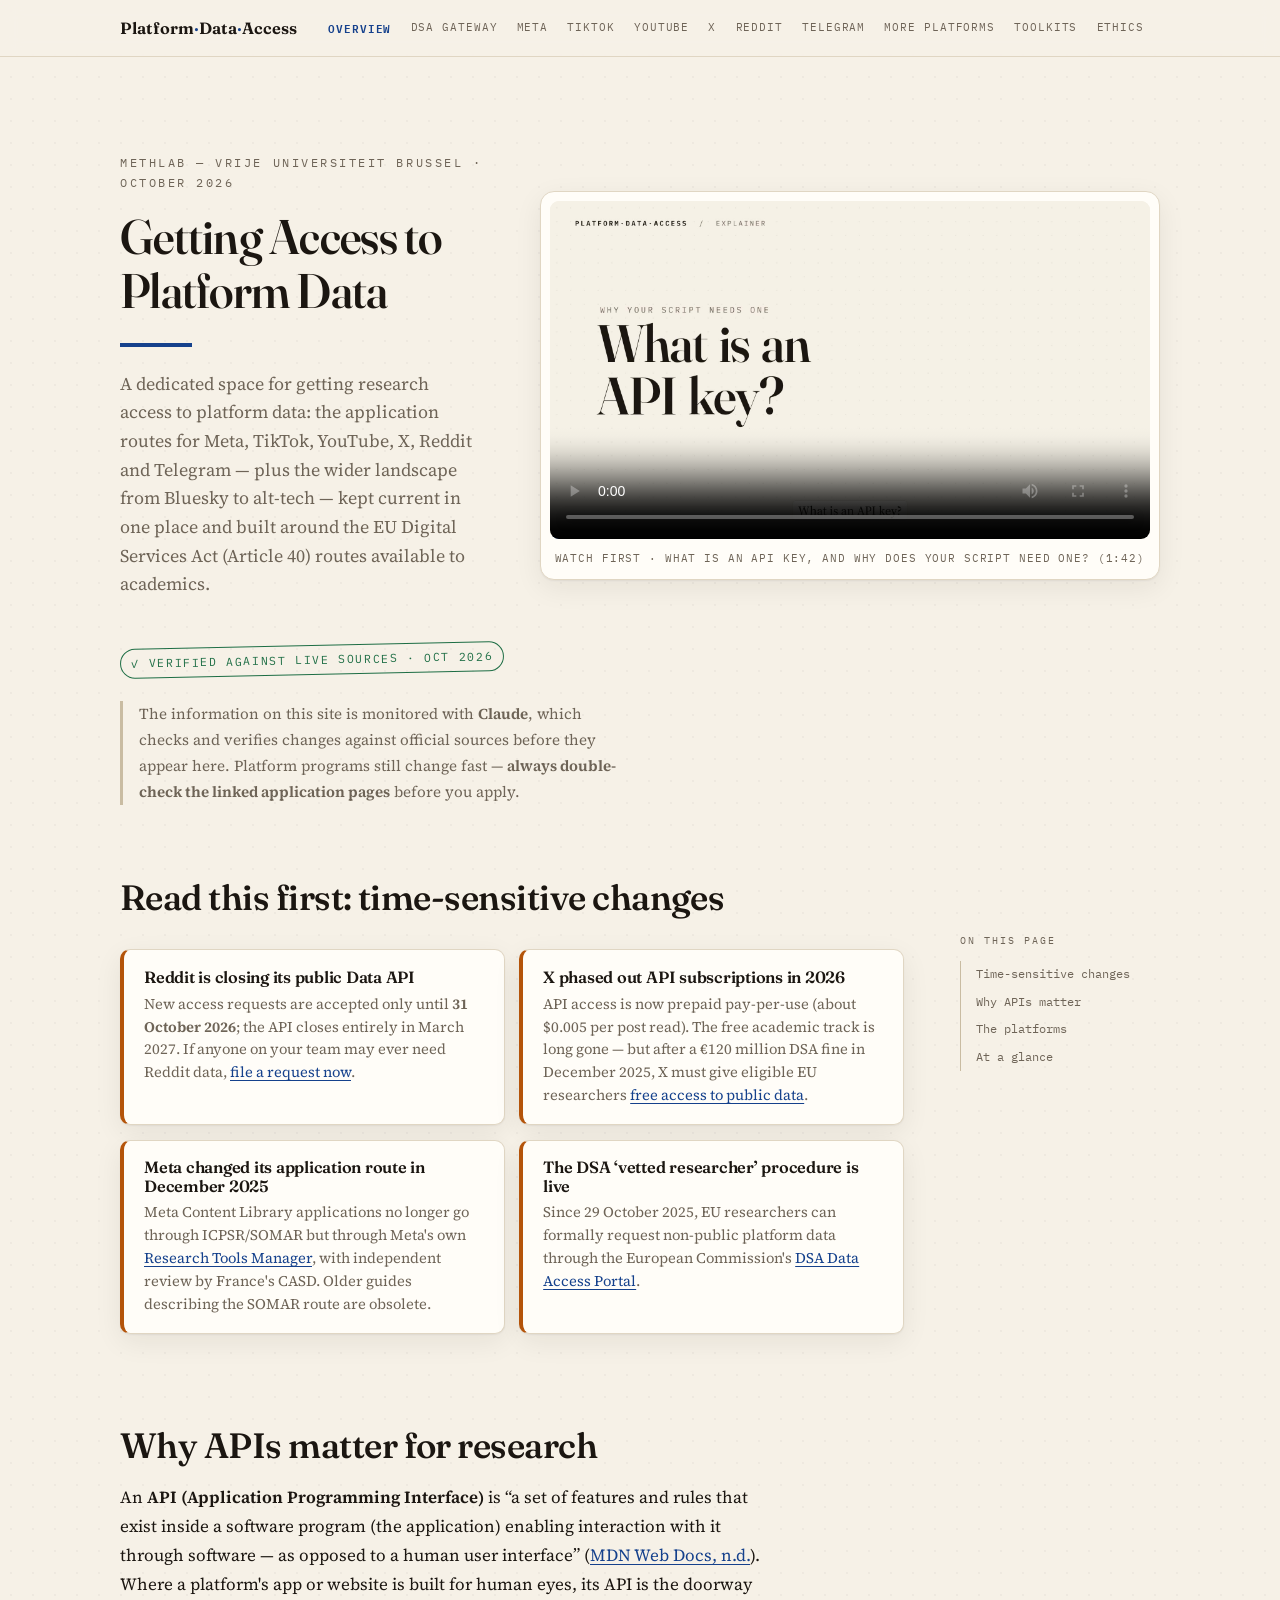
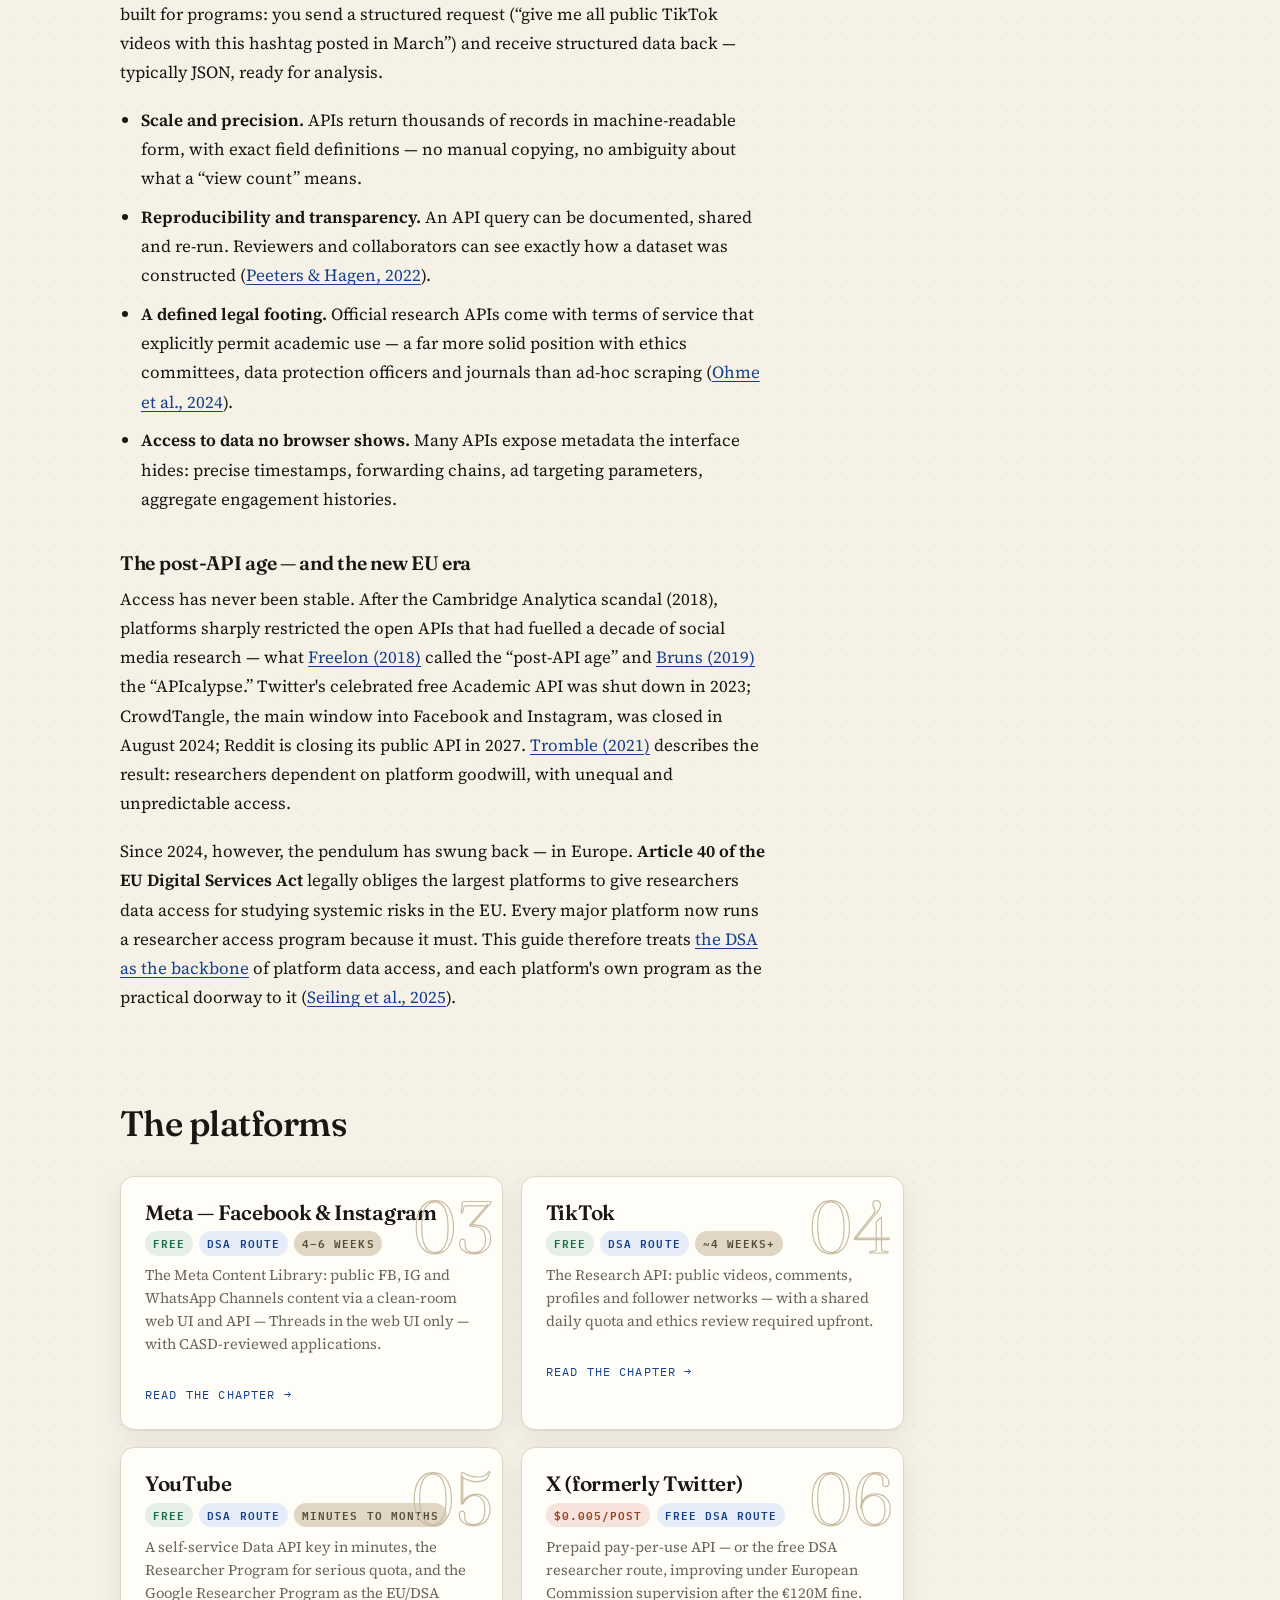
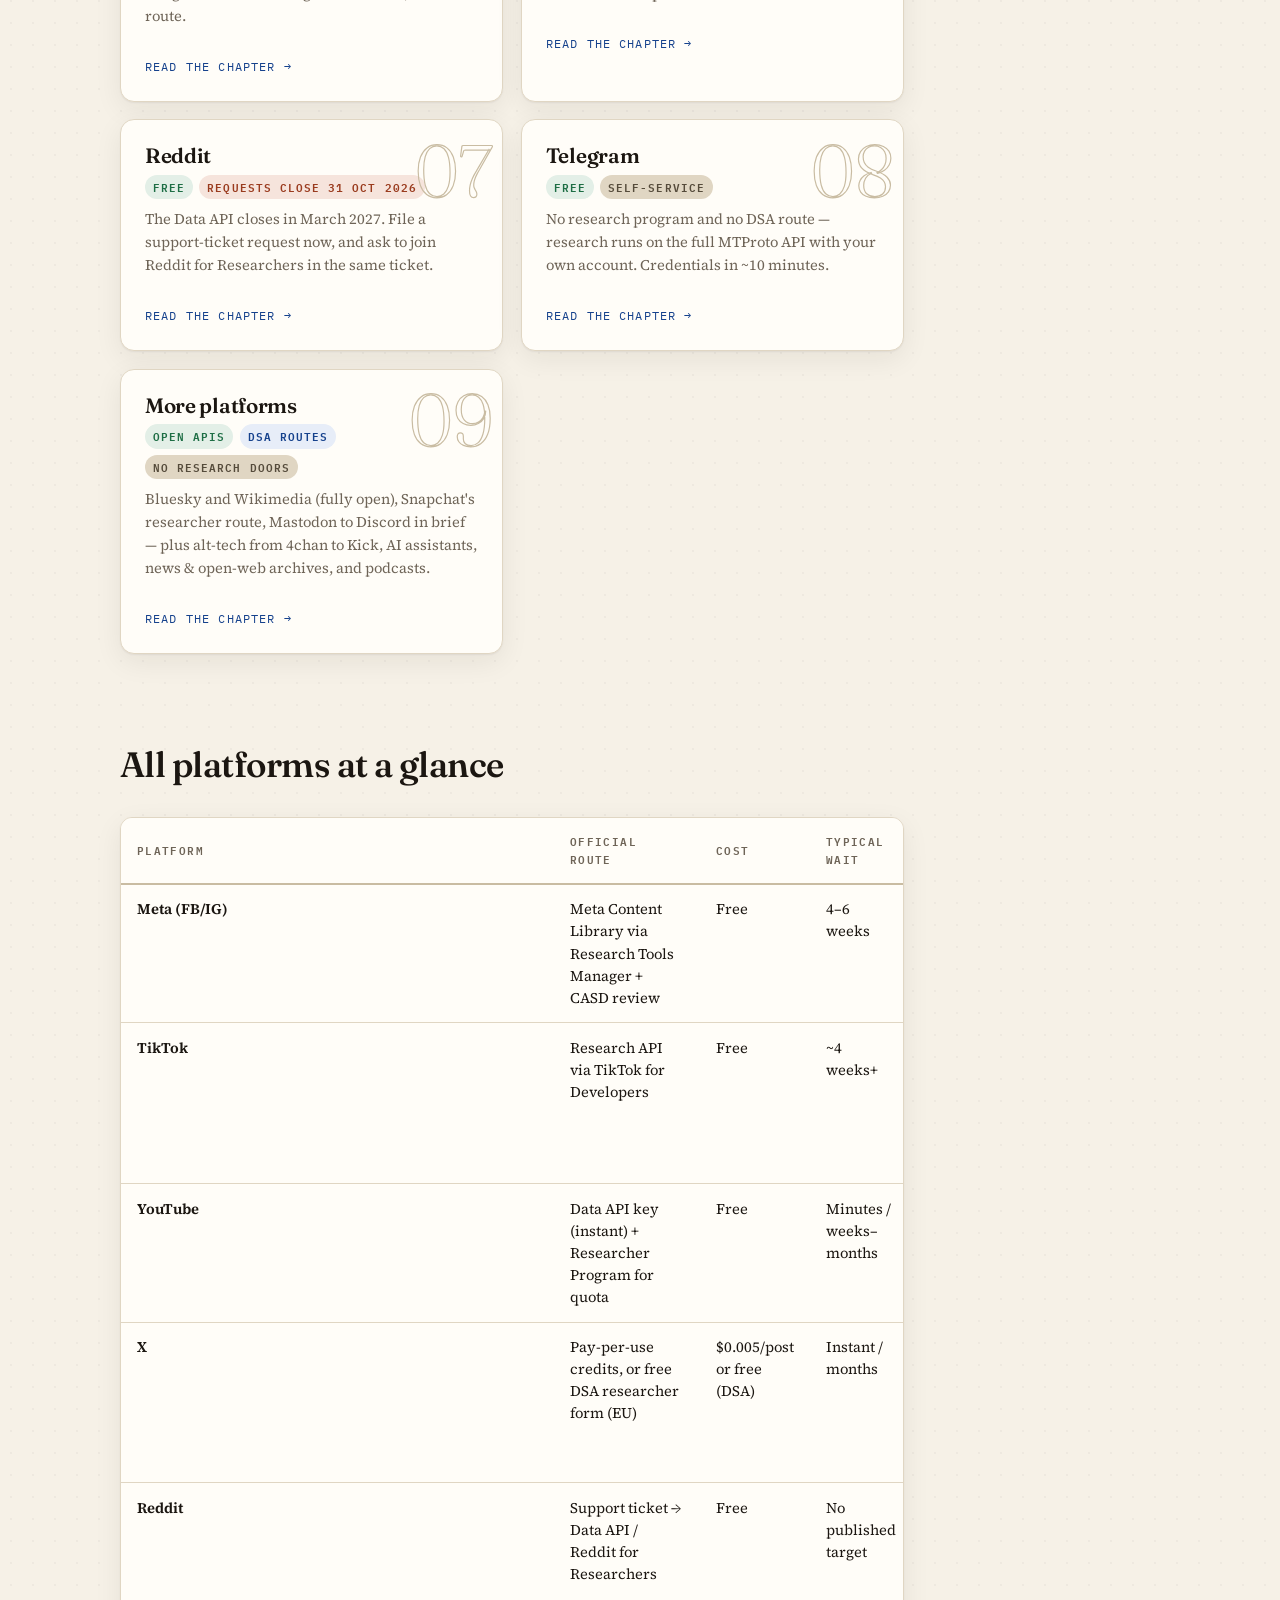
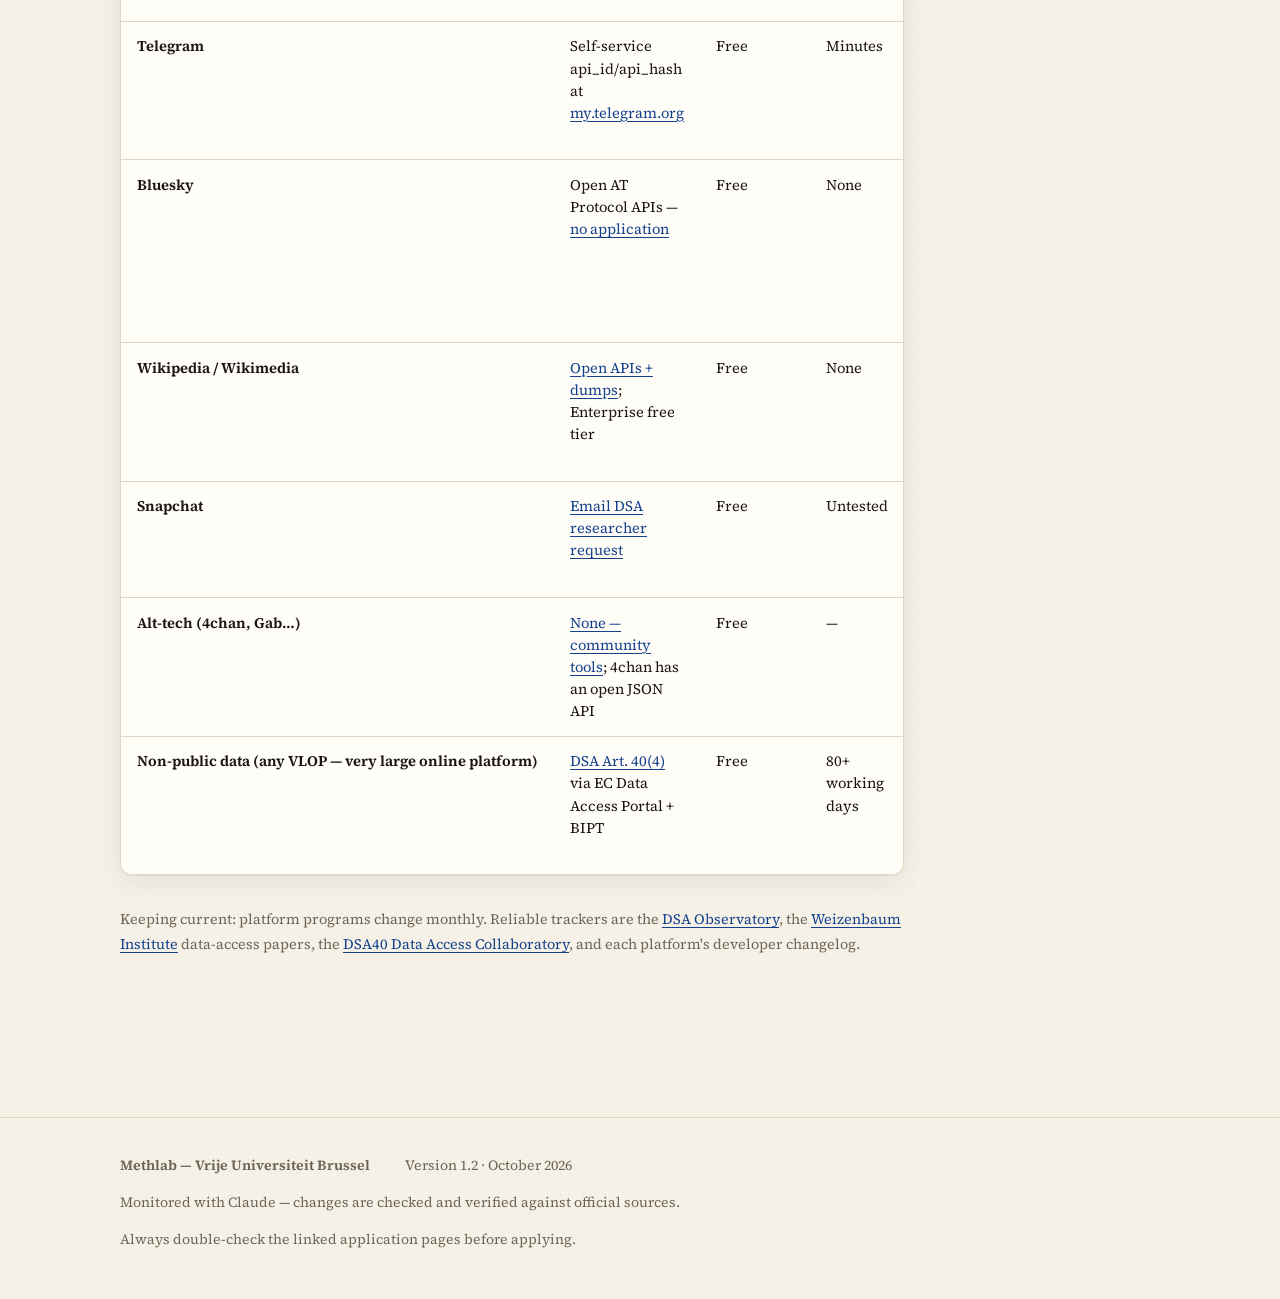
<file: index.html>
<!doctype html>
<html lang="en">
<head>
<meta charset="utf-8">
<meta name="viewport" content="width=device-width, initial-scale=1">
<title>Platform Data Access — A Researcher's Guide (Methlab, VUB)</title>
<meta name="description" content="A dedicated space for getting research access to platform data: Meta, TikTok, YouTube, X, Reddit and Telegram, built around EU DSA Article 40.">
<link rel="canonical" href="https://imec-smit-methlab.github.io/platform-data-access/">
<meta property="og:type" content="website">
<meta property="og:site_name" content="Platform Data Access">
<meta property="og:title" content="Platform Data Access — A Researcher's Guide (Methlab, VUB)">
<meta property="og:description" content="A dedicated space for getting research access to platform data: Meta, TikTok, YouTube, X, Reddit and Telegram, built around EU DSA Article 40.">
<meta property="og:url" content="https://imec-smit-methlab.github.io/platform-data-access/">
<meta property="og:image" content="https://imec-smit-methlab.github.io/platform-data-access/og-card.png">
<meta name="twitter:card" content="summary_large_image">
<link rel="icon" href="favicon.svg" type="image/svg+xml">
<link rel="preconnect" href="https://fonts.googleapis.com">
<link rel="preconnect" href="https://fonts.gstatic.com" crossorigin>
<link href="https://fonts.googleapis.com/css2?family=Fraunces:opsz,wght@9..144,300..700&amp;family=Source+Serif+4:ital,opsz,wght@0,8..60,400..700;1,8..60,400..700&amp;family=IBM+Plex+Mono:wght@400;600&amp;display=swap" rel="stylesheet">
<link rel="stylesheet" href="styles.css">
</head>
<body>
<a class="skip" href="#main">Skip to content</a>
<header class="topbar">
  <div class="wrap">
    <a class="brand" href="index.html">Platform<span>·</span>Data<span>·</span>Access</a>
    <nav class="sitenav" aria-label="Site">
        <a href="index.html" aria-current="page">Overview</a>
        <a href="dsa.html">DSA Gateway</a>
        <a href="meta.html">Meta</a>
        <a href="tiktok.html">TikTok</a>
        <a href="youtube.html">YouTube</a>
        <a href="x.html">X</a>
        <a href="reddit.html">Reddit</a>
        <a href="telegram.html">Telegram</a>
        <a href="more.html">More Platforms</a>
        <a href="toolkit.html">Toolkits</a>
        <a href="ethics.html">Ethics</a>
        <a href="references.html">References</a>
    </nav>
  </div>
</header>
<main id="main">
<div class="wrap">

<section class="hero">
  <div class="hero-grid">
    <div>
      <p class="kicker fade-in">Methlab — Vrije Universiteit Brussel · October 2026</p>
      <h1 class="fade-in d1">Getting Access to<br>Platform Data</h1>
      <hr class="rule fade-in d2">
      <p class="lede fade-in d2">A dedicated space for getting research access to platform data: the application routes for Meta, TikTok, YouTube, X, Reddit and Telegram — plus the wider landscape from Bluesky to alt-tech — kept current in one place and built around the EU Digital Services Act (Article&nbsp;40) routes available to academics.</p>
    </div>
    <figure class="videocard fade-in d3" style="margin:0">
      <video controls preload="metadata" playsinline poster="api-key-poster.jpg">
        <source src="api-key-explainer.mp4" type="video/mp4">
        Your browser does not support embedded video — <a href="api-key-explainer.mp4">download the explainer</a> instead.
      </video>
      <figcaption class="vidcap">Watch first · What is an API key, and why does your script need one? (1:42)</figcaption>
    </figure>
  </div>
  <p class="fade-in d3" style="margin-top:1.6rem"><span class="stamp">&#10003;&nbsp;Verified against live sources · Oct 2026</span></p>
  <p class="monitor fade-in d3">The information on this site is monitored with <strong>Claude</strong>, which checks and verifies changes against official sources before they appear here. Platform programs still change fast — <strong>always double-check the linked application pages</strong> before you apply.</p>
</section>

</div>
<div class="wrap pagegrid">
  <article>

<section>
  <h2 id="read-first" style="margin-top:1rem">Read this first: time-sensitive changes</h2>
  <div class="alerts">
    <div class="alert">
      <h3>Reddit is closing its public Data API</h3>
      <p>New access requests are accepted only until <strong>31 October 2026</strong>; the API closes entirely in March 2027. If anyone on your team may ever need Reddit data, <a href="reddit.html">file a request now</a>.</p>
    </div>
    <div class="alert">
      <h3>X phased out API subscriptions in 2026</h3>
      <p>API access is now prepaid pay-per-use (about $0.005 per post read). The free academic track is long gone — but after a &euro;120&nbsp;million DSA fine in December 2025, X must give eligible EU researchers <a href="x.html">free access to public data</a>.</p>
    </div>
    <div class="alert">
      <h3>Meta changed its application route in December 2025</h3>
      <p>Meta Content Library applications no longer go through ICPSR/SOMAR but through Meta's own <a href="meta.html">Research Tools Manager</a>, with independent review by France's CASD. Older guides describing the SOMAR route are obsolete.</p>
    </div>
    <div class="alert">
      <h3>The DSA &lsquo;vetted researcher&rsquo; procedure is live</h3>
      <p>Since 29 October 2025, EU researchers can formally request non-public platform data through the European Commission's <a href="dsa.html">DSA Data Access Portal</a>.</p>
    </div>
  </div>
</section>

<section class="prose">
  <h2 id="why">Why APIs matter for research</h2>
  <p>An <strong>API (Application Programming Interface)</strong> is &ldquo;a set of features and rules that exist inside a software program (the application) enabling interaction with it through software — as opposed to a human user interface&rdquo; (<a href="references.html#mdn">MDN Web Docs, n.d.</a>). Where a platform's app or website is built for human eyes, its API is the doorway built for programs: you send a structured request (&ldquo;give me all public TikTok videos with this hashtag posted in March&rdquo;) and receive structured data back — typically JSON, ready for analysis.</p>
  <ul>
    <li><strong>Scale and precision.</strong> APIs return thousands of records in machine-readable form, with exact field definitions — no manual copying, no ambiguity about what a &ldquo;view count&rdquo; means.</li>
    <li><strong>Reproducibility and transparency.</strong> An API query can be documented, shared and re-run. Reviewers and collaborators can see exactly how a dataset was constructed (<a href="references.html#peeters">Peeters &amp; Hagen, 2022</a>).</li>
    <li><strong>A defined legal footing.</strong> Official research APIs come with terms of service that explicitly permit academic use — a far more solid position with ethics committees, data protection officers and journals than ad-hoc scraping (<a href="references.html#ohme">Ohme et al., 2024</a>).</li>
    <li><strong>Access to data no browser shows.</strong> Many APIs expose metadata the interface hides: precise timestamps, forwarding chains, ad targeting parameters, aggregate engagement histories.</li>
  </ul>
  <h3>The post-API age — and the new EU era</h3>
  <p>Access has never been stable. After the Cambridge Analytica scandal (2018), platforms sharply restricted the open APIs that had fuelled a decade of social media research — what <a href="references.html#freelon">Freelon (2018)</a> called the &ldquo;post-API age&rdquo; and <a href="references.html#bruns">Bruns (2019)</a> the &ldquo;APIcalypse.&rdquo; Twitter's celebrated free Academic API was shut down in 2023; CrowdTangle, the main window into Facebook and Instagram, was closed in August 2024; Reddit is closing its public API in 2027. <a href="references.html#tromble">Tromble (2021)</a> describes the result: researchers dependent on platform goodwill, with unequal and unpredictable access.</p>
  <p>Since 2024, however, the pendulum has swung back — in Europe. <strong>Article 40 of the EU Digital Services Act</strong> legally obliges the largest platforms to give researchers data access for studying systemic risks in the EU. Every major platform now runs a researcher access program because it must. This guide therefore treats <a href="dsa.html">the DSA as the backbone</a> of platform data access, and each platform's own program as the practical doorway to it (<a href="references.html#seiling">Seiling et al., 2025</a>).</p>
</section>

<section>
  <h2 id="platforms">The platforms</h2>
  <div class="cards">
    <a class="pcard" href="meta.html">
      <span class="num" aria-hidden="true">03</span>
      <h3>Meta — Facebook &amp; Instagram</h3>
      <div class="chips"><span class="chip free">Free</span><span class="chip dsa">DSA route</span><span class="chip neutral">4&ndash;6 weeks</span></div>
      <p>The Meta Content Library: public FB, IG and WhatsApp Channels content via a clean-room web UI and API — Threads in the web UI only — with CASD-reviewed applications.</p>
      <span class="go">Read the chapter &rarr;</span>
    </a>
    <a class="pcard" href="tiktok.html">
      <span class="num" aria-hidden="true">04</span>
      <h3>TikTok</h3>
      <div class="chips"><span class="chip free">Free</span><span class="chip dsa">DSA route</span><span class="chip neutral">~4 weeks+</span></div>
      <p>The Research API: public videos, comments, profiles and follower networks — with a shared daily quota and ethics review required upfront.</p>
      <span class="go">Read the chapter &rarr;</span>
    </a>
    <a class="pcard" href="youtube.html">
      <span class="num" aria-hidden="true">05</span>
      <h3>YouTube</h3>
      <div class="chips"><span class="chip free">Free</span><span class="chip dsa">DSA route</span><span class="chip neutral">Minutes to months</span></div>
      <p>A self-service Data API key in minutes, the Researcher Program for serious quota, and the Google Researcher Program as the EU/DSA route.</p>
      <span class="go">Read the chapter &rarr;</span>
    </a>
    <a class="pcard" href="x.html">
      <span class="num" aria-hidden="true">06</span>
      <h3>X (formerly Twitter)</h3>
      <div class="chips"><span class="chip paid">$0.005/post</span><span class="chip dsa">Free DSA route</span></div>
      <p>Prepaid pay-per-use API — or the free DSA researcher route, improving under European Commission supervision after the &euro;120M fine.</p>
      <span class="go">Read the chapter &rarr;</span>
    </a>
    <a class="pcard" href="reddit.html">
      <span class="num" aria-hidden="true">07</span>
      <h3>Reddit</h3>
      <div class="chips"><span class="chip free">Free</span><span class="chip deadline">Requests close 31 Oct 2026</span></div>
      <p>The Data API closes in March 2027. File a support-ticket request now, and ask to join Reddit for Researchers in the same ticket.</p>
      <span class="go">Read the chapter &rarr;</span>
    </a>
    <a class="pcard" href="telegram.html">
      <span class="num" aria-hidden="true">08</span>
      <h3>Telegram</h3>
      <div class="chips"><span class="chip free">Free</span><span class="chip neutral">Self-service</span></div>
      <p>No research program and no DSA route — research runs on the full MTProto API with your own account. Credentials in ~10 minutes.</p>
      <span class="go">Read the chapter &rarr;</span>
    </a>
    <a class="pcard" href="more.html">
      <span class="num" aria-hidden="true">09</span>
      <h3>More platforms</h3>
      <div class="chips"><span class="chip free">Open APIs</span><span class="chip dsa">DSA routes</span><span class="chip neutral">No research doors</span></div>
      <p>Bluesky and Wikimedia (fully open), Snapchat's researcher route, Mastodon to Discord in brief — plus alt-tech from 4chan to Kick, AI assistants, news &amp; open-web archives, and podcasts.</p>
      <span class="go">Read the chapter &rarr;</span>
    </a>
  </div>
</section>

<section>
  <h2 id="glance">All platforms at a glance</h2>
  <div class="tablewrap">
  <table>
    <thead><tr><th>Platform</th><th>Official route</th><th>Cost</th><th>Typical wait</th><th>Watch out</th></tr></thead>
    <tbody>
      <tr><td>Meta (FB/IG)</td><td>Meta Content Library via Research Tools Manager + CASD review</td><td>Free</td><td>4&ndash;6 weeks</td><td>Clean-room only; no raw export; coverage gaps</td></tr>
      <tr><td>TikTok</td><td>Research API via TikTok for Developers</td><td>Free</td><td>~4 weeks+</td><td>100k records/day shared quota; ethics review required upfront</td></tr>
      <tr><td>YouTube</td><td>Data API key (instant) + Researcher Program for quota</td><td>Free</td><td>Minutes / weeks&ndash;months</td><td>search.list capped at 100 calls/day by default since June 2026</td></tr>
      <tr><td>X</td><td>Pay-per-use credits, or free DSA researcher form (EU)</td><td>$0.005/post or free (DSA)</td><td>Instant / months</td><td>3M reads/month cap; DSA route improving under EC supervision</td></tr>
      <tr><td>Reddit</td><td>Support ticket &rarr; Data API / Reddit for Researchers</td><td>Free</td><td>No published target</td><td><strong>New requests close 31 Oct 2026;</strong> API closes March 2027</td></tr>
      <tr><td>Telegram</td><td>Self-service api_id/api_hash at <a href="https://my.telegram.org" target="_blank" rel="noopener">my.telegram.org</a></td><td>Free</td><td>Minutes</td><td>Undocumented rate limits; ban risk; no AI training on data</td></tr>
      <tr><td>Bluesky</td><td>Open AT Protocol APIs — <a href="more.html#bluesky">no application</a></td><td>Free</td><td>None</td><td>Public by design &ne; consent to be studied; archive replay needs a free API key</td></tr>
      <tr><td>Wikipedia / Wikimedia</td><td><a href="more.html#wikimedia">Open APIs + dumps</a>; Enterprise free tier</td><td>Free</td><td>None</td><td>Descriptive User-Agent required; XML dumps sunset Jan 2027</td></tr>
      <tr><td>Snapchat</td><td><a href="more.html#snapchat">Email DSA researcher request</a></td><td>Free</td><td>Untested</td><td>Manual fulfilment (PDF/cloud link); no API</td></tr>
      <tr><td>Alt-tech (4chan, Gab&hellip;)</td><td><a href="more.html#alttech">None — community tools</a>; 4chan has an open JSON API</td><td>Free</td><td>&mdash;</td><td>No research doors; heightened ethics and safety issues</td></tr>
      <tr><td>Non-public data (any VLOP &mdash; very large online platform)</td><td><a href="dsa.html">DSA Art. 40(4)</a> via EC Data Access Portal + BIPT</td><td>Free</td><td>80+ working days</td><td>New procedure, little precedent; heavy dossier</td></tr>
    </tbody>
  </table>
  </div>
  <p class="note">Keeping current: platform programs change monthly. Reliable trackers are the <a href="https://dsa-observatory.eu" target="_blank" rel="noopener">DSA Observatory</a>, the <a href="https://www.weizenbaum-institut.de" target="_blank" rel="noopener">Weizenbaum Institute</a> data-access papers, the <a href="https://www.dsa40collaboratory.eu" target="_blank" rel="noopener">DSA40 Data Access Collaboratory</a>, and each platform's developer changelog.</p>
</section>

  </article>
  <aside class="sidetoc" aria-label="On this page">
    <p class="toct">On this page</p>
    <ol>
      <li><a href="#read-first">Time-sensitive changes</a></li>
      <li><a href="#why">Why APIs matter</a></li>
      <li><a href="#platforms">The platforms</a></li>
      <li><a href="#glance">At a glance</a></li>
    </ol>
  </aside>
</div>
</main>
<footer>
  <div class="wrap">
    <span><strong>Methlab — Vrije Universiteit Brussel</strong></span>
    <span>Version 1.2 · October 2026</span>
    <span>Monitored with Claude — changes are checked and verified against official sources.</span>
    <span>Always double-check the linked application pages before applying.</span>
  </div>
</footer>
<script>document.querySelector('.sitenav [aria-current]')?.scrollIntoView({inline:'center',block:'nearest'});</script>
</body>
</html>
</file>
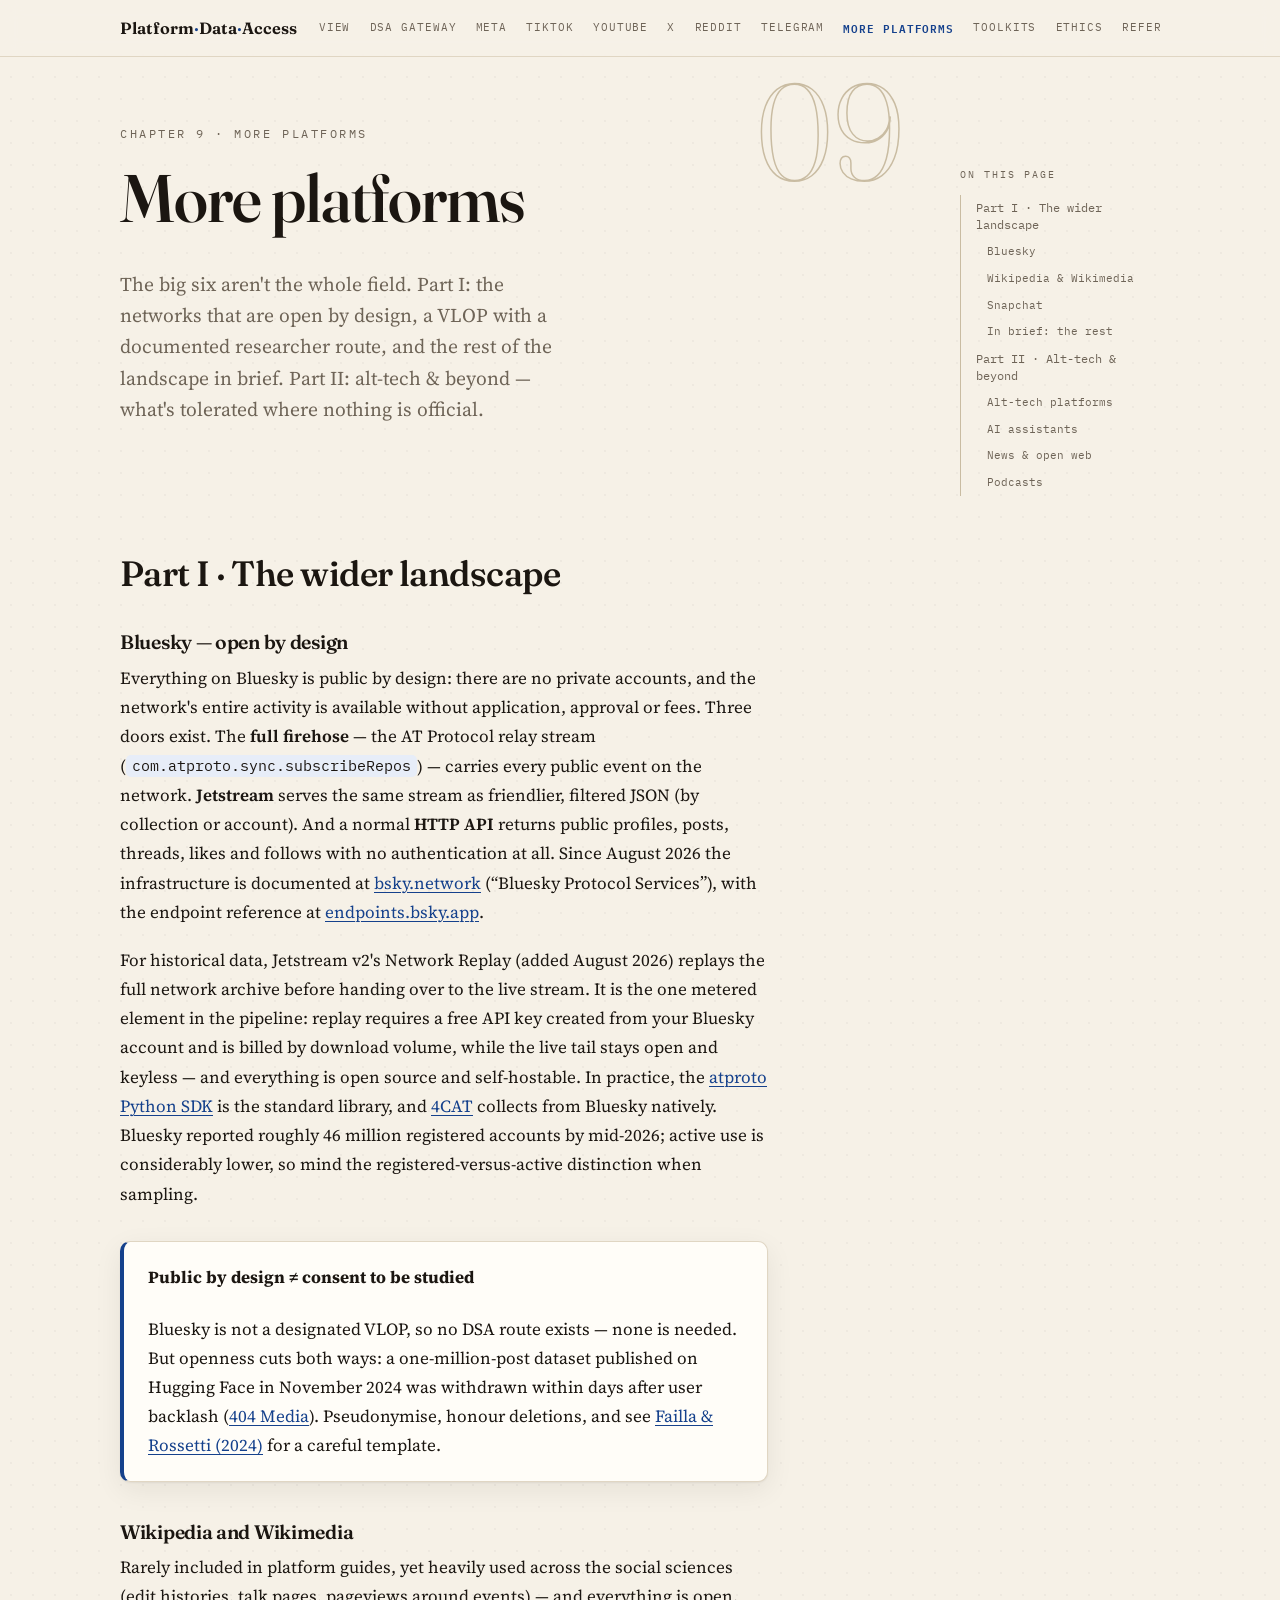
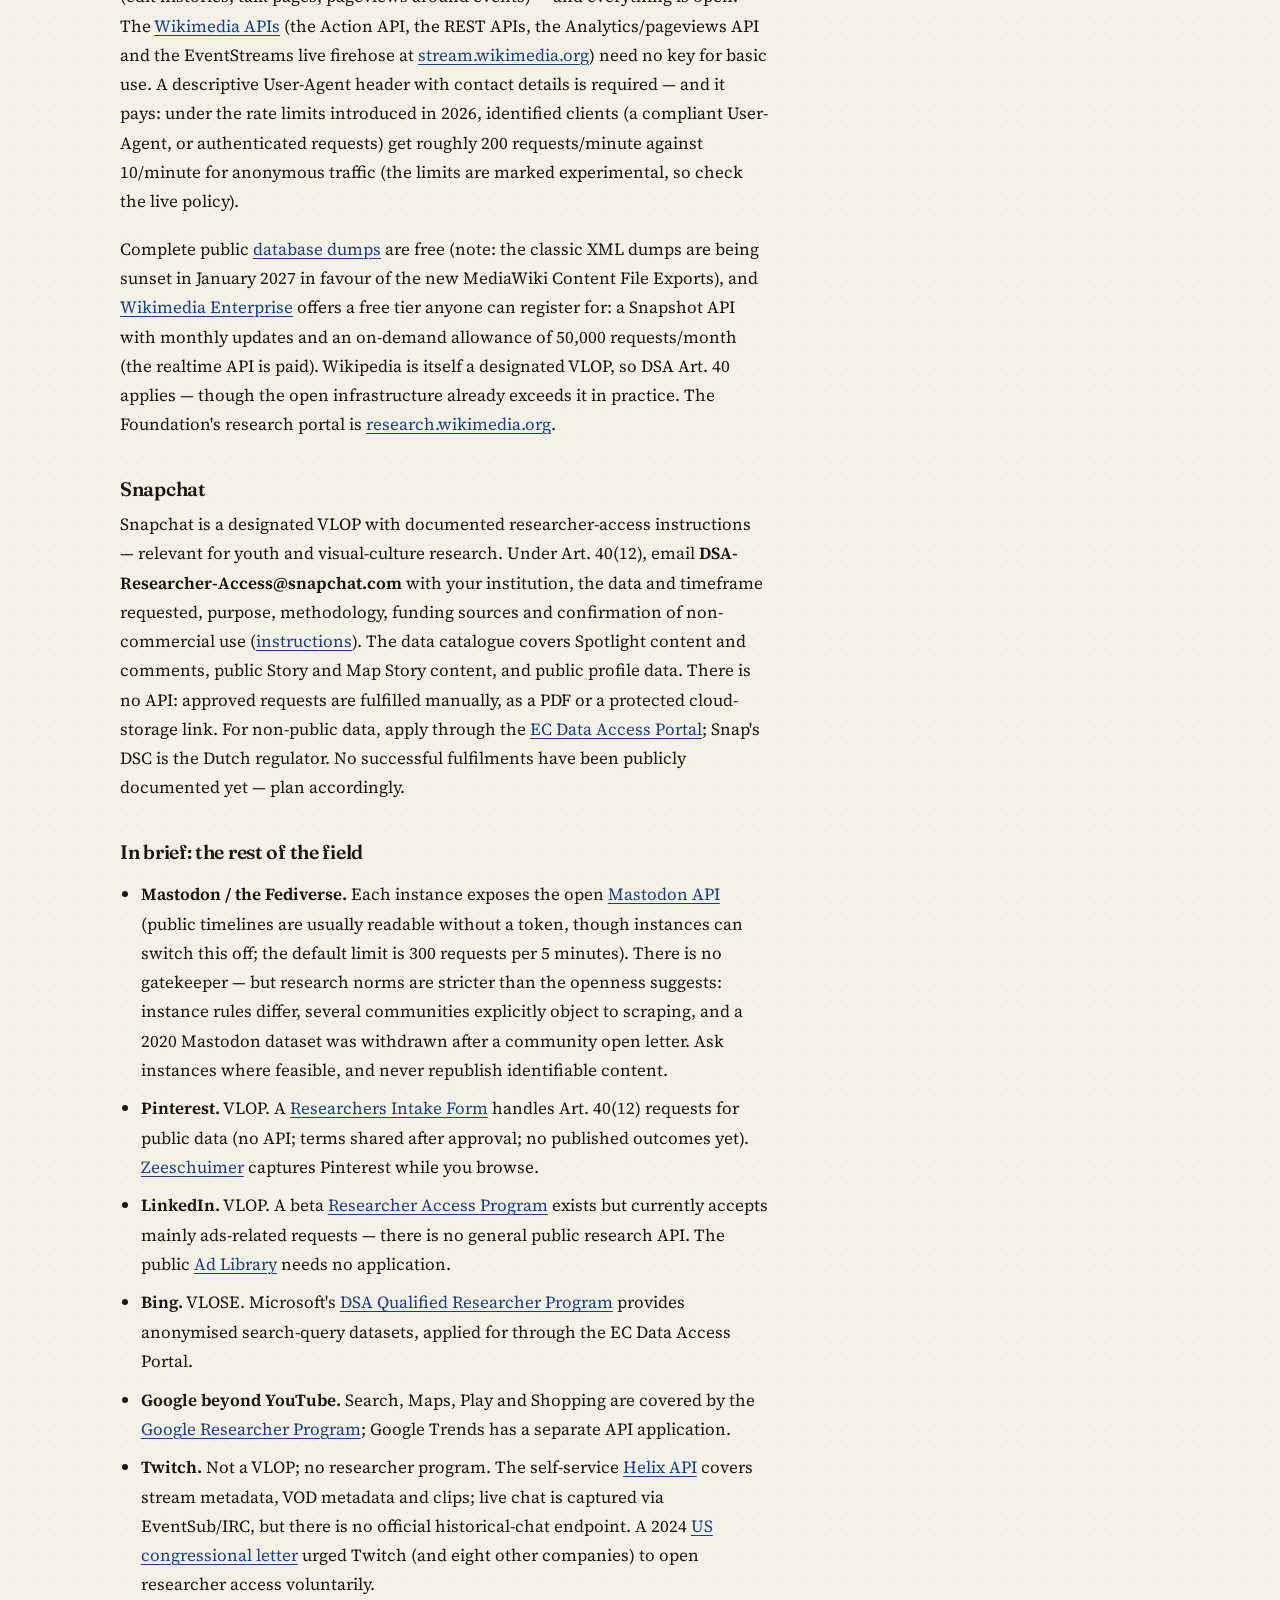
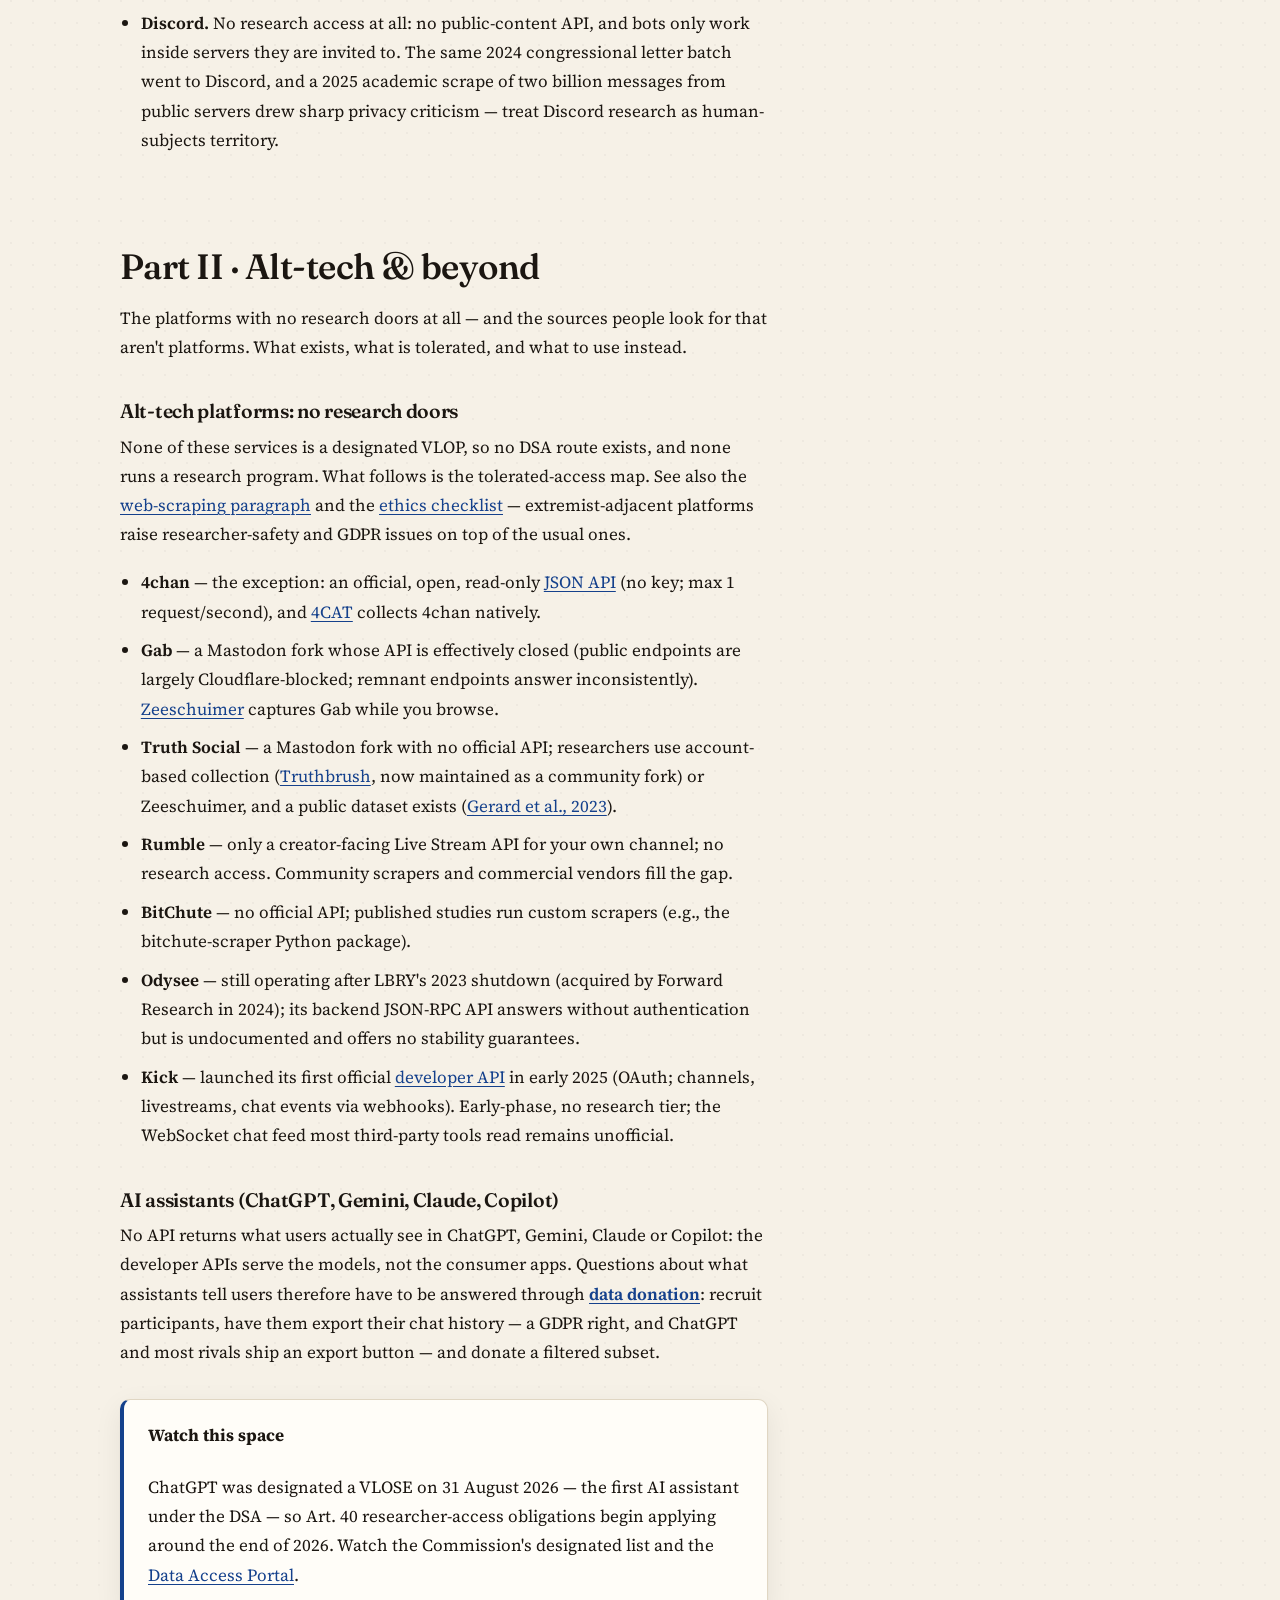
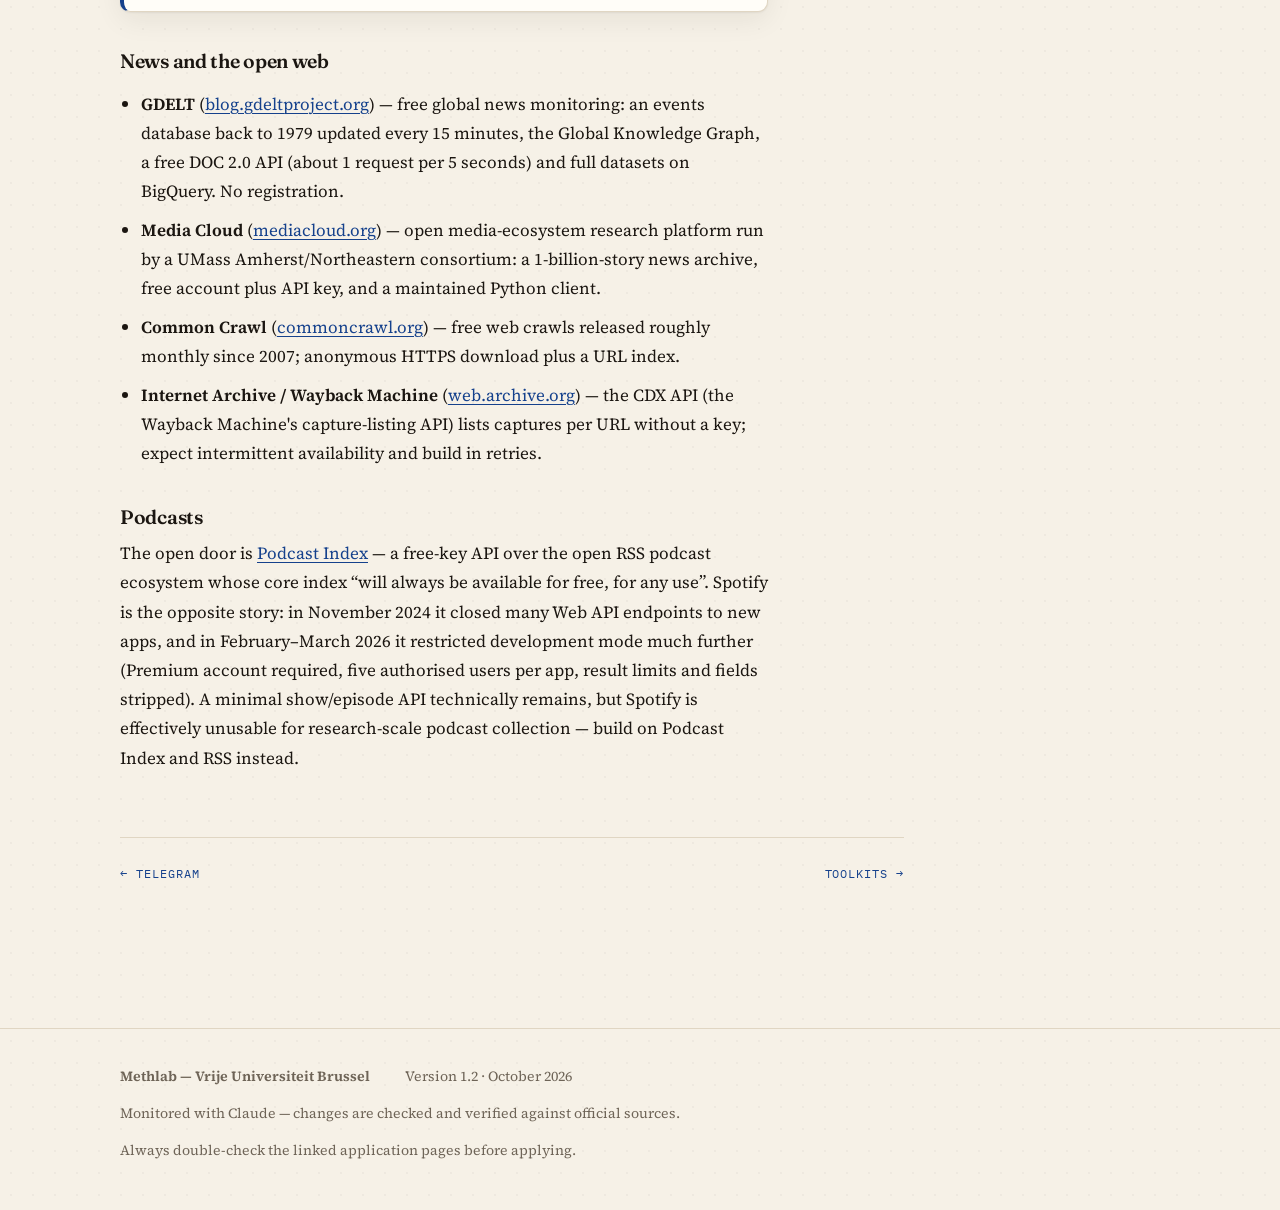
<file: alttech.html>
<!doctype html>
<html lang="en">
<head>
<meta charset="utf-8">
<meta name="viewport" content="width=device-width, initial-scale=1">
<title>Alt-tech &amp; beyond — Platform Data Access</title>
<meta name="robots" content="noindex">
<link rel="canonical" href="https://imec-smit-methlab.github.io/platform-data-access/more.html">
<meta http-equiv="refresh" content="0; url=more.html#alttech">
<link rel="icon" href="favicon.svg" type="image/svg+xml">
<script>location.replace('more.html' + (location.hash || '#alttech'))</script>
</head>
<body>
<p>This chapter has moved into <a href="more.html#alttech">More platforms — Part II · Alt-tech &amp; beyond</a>. You are being redirected.</p>
</body>
</html>
</file>
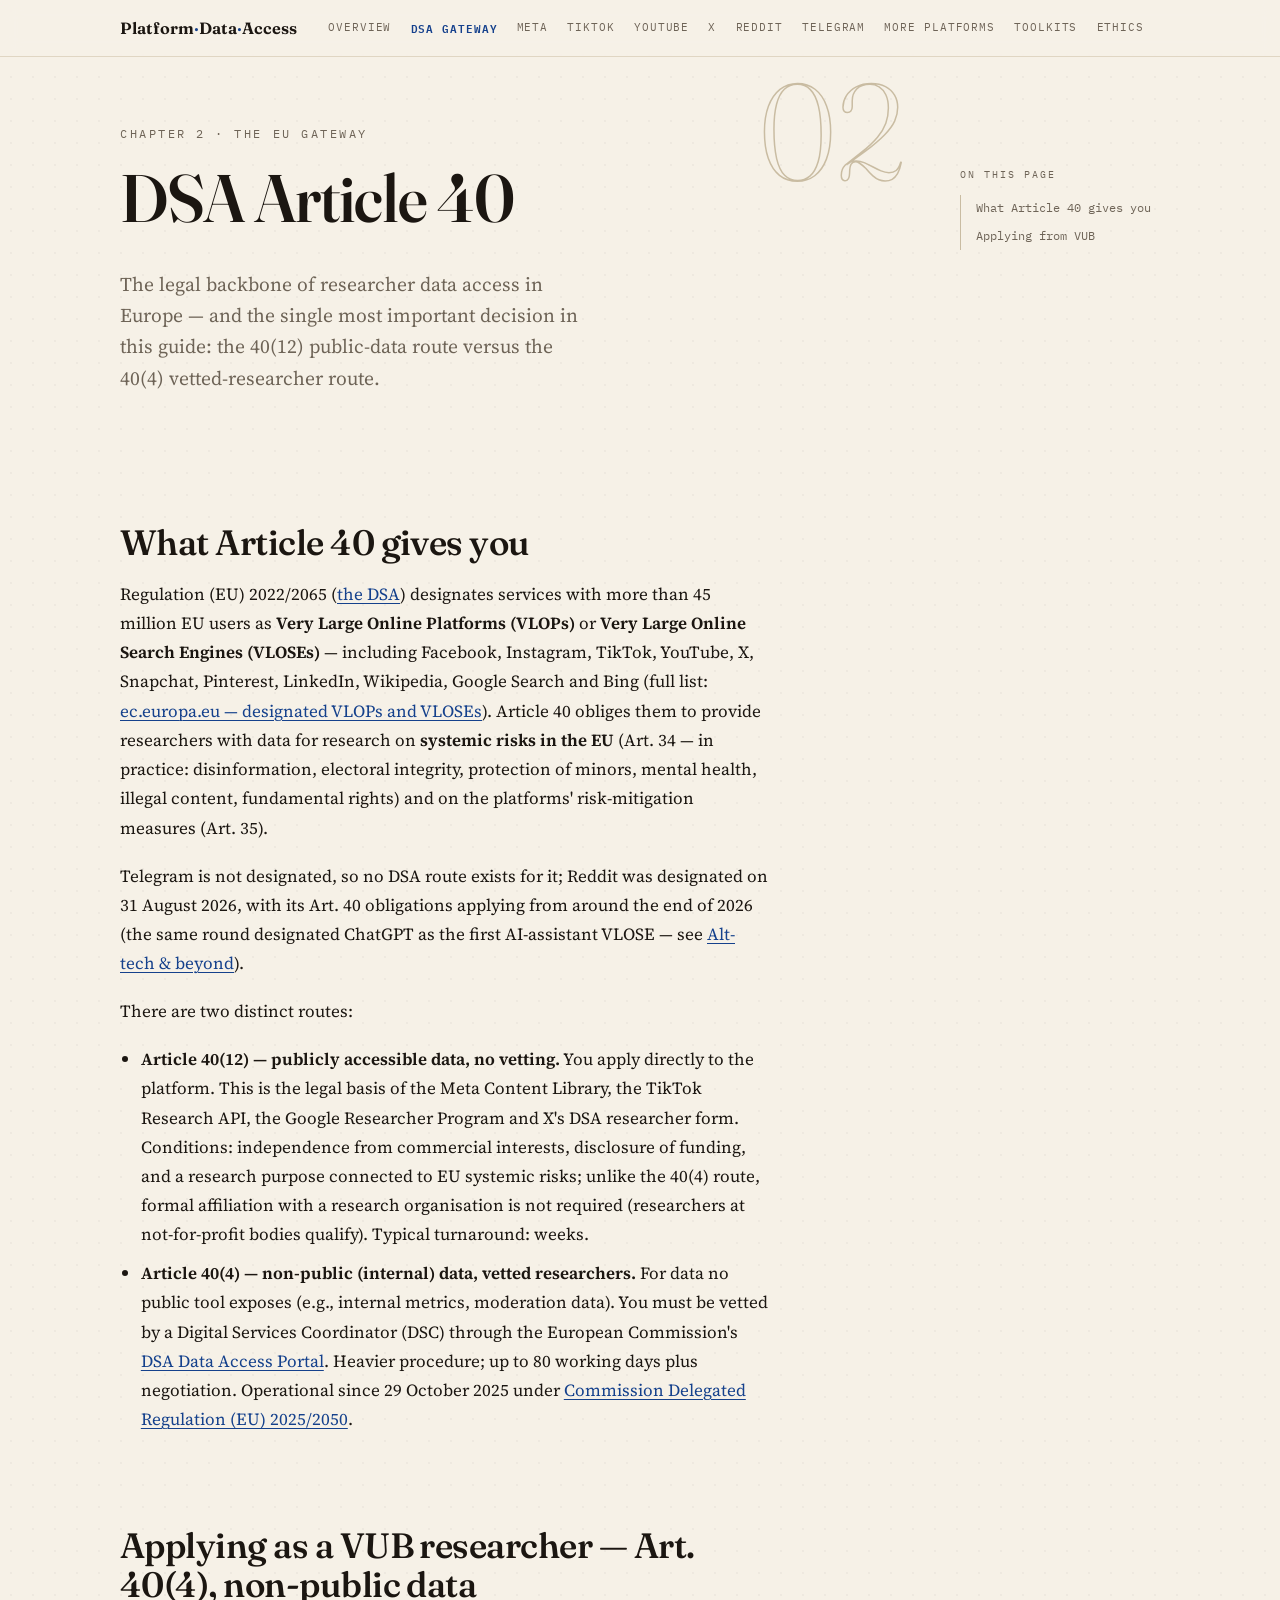
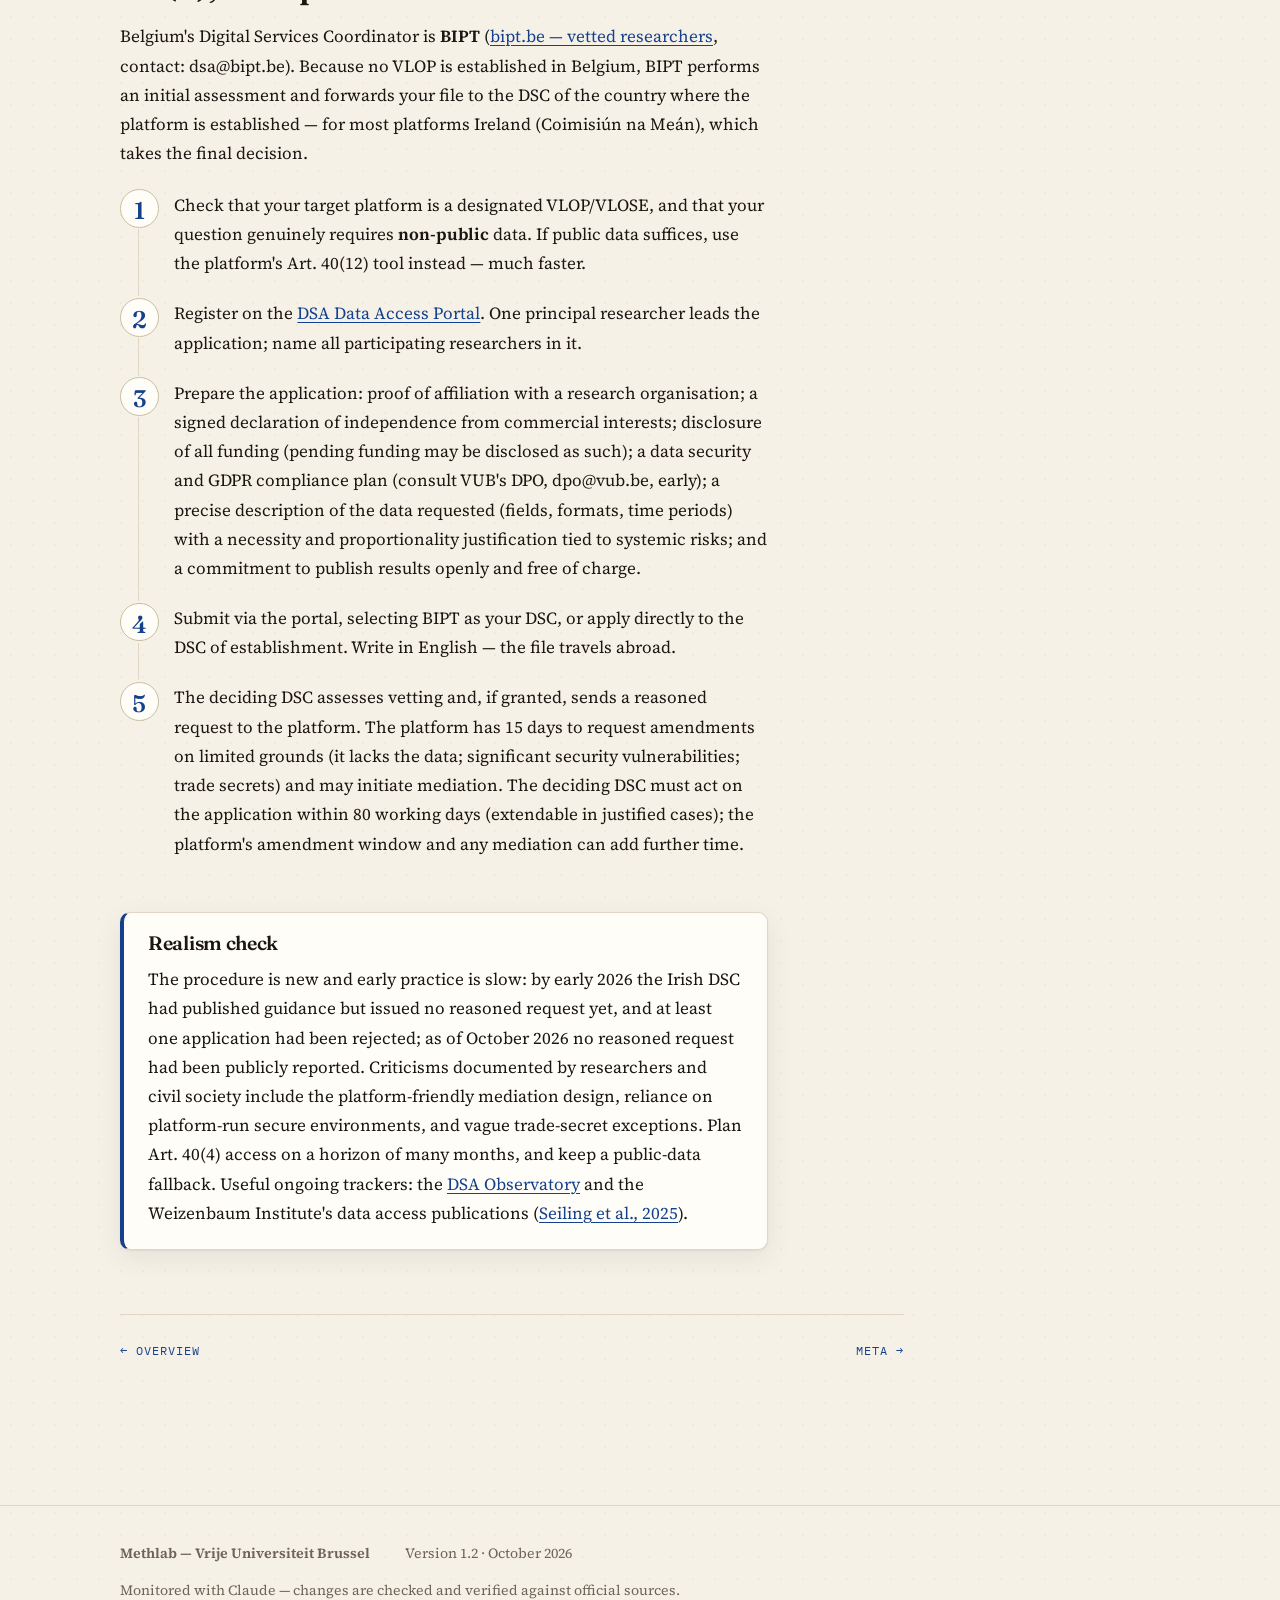
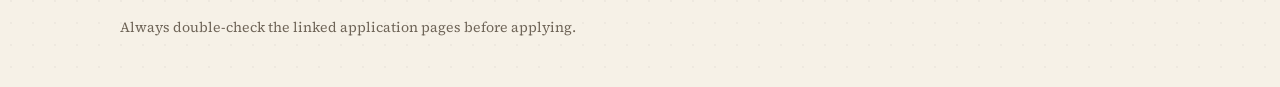
<file: dsa.html>
<!doctype html>
<html lang="en">
<head>
<meta charset="utf-8">
<meta name="viewport" content="width=device-width, initial-scale=1">
<title>The EU Gateway: DSA Article 40 — Platform Data Access</title>
<meta name="description" content="How DSA Article 40 obliges very large platforms to give researchers data access, and how to apply as a Belgian/VUB researcher.">
<link rel="canonical" href="https://imec-smit-methlab.github.io/platform-data-access/dsa.html">
<meta property="og:type" content="website">
<meta property="og:site_name" content="Platform Data Access">
<meta property="og:title" content="The EU Gateway: DSA Article 40 — Platform Data Access">
<meta property="og:description" content="How DSA Article 40 obliges very large platforms to give researchers data access, and how to apply as a Belgian/VUB researcher.">
<meta property="og:url" content="https://imec-smit-methlab.github.io/platform-data-access/dsa.html">
<meta property="og:image" content="https://imec-smit-methlab.github.io/platform-data-access/og-card.png">
<meta name="twitter:card" content="summary_large_image">
<link rel="icon" href="favicon.svg" type="image/svg+xml">
<link rel="preconnect" href="https://fonts.googleapis.com">
<link rel="preconnect" href="https://fonts.gstatic.com" crossorigin>
<link href="https://fonts.googleapis.com/css2?family=Fraunces:opsz,wght@9..144,300..700&amp;family=Source+Serif+4:ital,opsz,wght@0,8..60,400..700;1,8..60,400..700&amp;family=IBM+Plex+Mono:wght@400;600&amp;display=swap" rel="stylesheet">
<link rel="stylesheet" href="styles.css">
</head>
<body>
<a class="skip" href="#main">Skip to content</a>
<header class="topbar">
  <div class="wrap">
    <a class="brand" href="index.html">Platform<span>·</span>Data<span>·</span>Access</a>
    <nav class="sitenav" aria-label="Site">
        <a href="index.html">Overview</a>
        <a href="dsa.html" aria-current="page">DSA Gateway</a>
        <a href="meta.html">Meta</a>
        <a href="tiktok.html">TikTok</a>
        <a href="youtube.html">YouTube</a>
        <a href="x.html">X</a>
        <a href="reddit.html">Reddit</a>
        <a href="telegram.html">Telegram</a>
        <a href="more.html">More Platforms</a>
        <a href="toolkit.html">Toolkits</a>
        <a href="ethics.html">Ethics</a>
        <a href="references.html">References</a>
    </nav>
  </div>
</header>
<main id="main">
<div class="wrap pagegrid">
  <article>
    <section class="chapterhead">
      <span class="bignum" aria-hidden="true">02</span>
      <p class="kicker fade-in">Chapter 2 · The EU gateway</p>
      <h1 class="fade-in d1">DSA Article 40</h1>
      <p class="lede fade-in d2">The legal backbone of researcher data access in Europe — and the single most important decision in this guide: the 40(12) public-data route versus the 40(4) vetted-researcher route.</p>
    </section>

<section class="prose">
  <h2 id="gives">What Article 40 gives you</h2>
  <p>Regulation (EU) 2022/2065 (<a href="references.html#dsa">the DSA</a>) designates services with more than 45 million EU users as <strong>Very Large Online Platforms (VLOPs)</strong> or <strong>Very Large Online Search Engines (VLOSEs)</strong> — including Facebook, Instagram, TikTok, YouTube, X, Snapchat, Pinterest, LinkedIn, Wikipedia, Google Search and Bing (full list: <a href="https://digital-strategy.ec.europa.eu/en/policies/list-designated-vlops-and-vloses" target="_blank" rel="noopener">ec.europa.eu — designated VLOPs and VLOSEs</a>). Article 40 obliges them to provide researchers with data for research on <strong>systemic risks in the EU</strong> (Art.&nbsp;34 — in practice: disinformation, electoral integrity, protection of minors, mental health, illegal content, fundamental rights) and on the platforms' risk-mitigation measures (Art.&nbsp;35).</p>
  <p>Telegram is not designated, so no DSA route exists for it; Reddit was designated on 31 August 2026, with its Art.&nbsp;40 obligations applying from around the end of 2026 (the same round designated ChatGPT as the first AI-assistant VLOSE — see <a href="more.html#ai">Alt-tech &amp; beyond</a>).</p>
  <p>There are two distinct routes:</p>
  <ul>
    <li><strong>Article 40(12) — publicly accessible data, no vetting.</strong> You apply directly to the platform. This is the legal basis of the Meta Content Library, the TikTok Research API, the Google Researcher Program and X's DSA researcher form. Conditions: independence from commercial interests, disclosure of funding, and a research purpose connected to EU systemic risks; unlike the 40(4) route, formal affiliation with a research organisation is not required (researchers at not-for-profit bodies qualify). Typical turnaround: weeks.</li>
    <li><strong>Article 40(4) — non-public (internal) data, vetted researchers.</strong> For data no public tool exposes (e.g., internal metrics, moderation data). You must be vetted by a Digital Services Coordinator (DSC) through the European Commission's <a href="https://data-access.dsa.ec.europa.eu/home" target="_blank" rel="noopener">DSA Data Access Portal</a>. Heavier procedure; up to 80 working days plus negotiation. Operational since 29 October 2025 under <a href="references.html#dr2050">Commission Delegated Regulation (EU) 2025/2050</a>.</li>
  </ul>

  <h2 id="apply">Applying as a VUB researcher — Art. 40(4), non-public data</h2>
  <p>Belgium's Digital Services Coordinator is <strong>BIPT</strong> (<a href="https://www.bipt.be/operators/digital/digital-services-act/vetted-researchers" target="_blank" rel="noopener">bipt.be — vetted researchers</a>, contact: dsa@bipt.be). Because no VLOP is established in Belgium, BIPT performs an initial assessment and forwards your file to the DSC of the country where the platform is established — for most platforms Ireland (Coimisiún na Meán), which takes the final decision.</p>
  <ol class="steps">
    <li>Check that your target platform is a designated VLOP/VLOSE, and that your question genuinely requires <strong>non-public</strong> data. If public data suffices, use the platform's Art. 40(12) tool instead — much faster.</li>
    <li>Register on the <a href="https://data-access.dsa.ec.europa.eu/home" target="_blank" rel="noopener">DSA Data Access Portal</a>. One principal researcher leads the application; name all participating researchers in it.</li>
    <li>Prepare the application: proof of affiliation with a research organisation; a signed declaration of independence from commercial interests; disclosure of all funding (pending funding may be disclosed as such); a data security and GDPR compliance plan (consult VUB's DPO, dpo@vub.be, early); a precise description of the data requested (fields, formats, time periods) with a necessity and proportionality justification tied to systemic risks; and a commitment to publish results openly and free of charge.</li>
    <li>Submit via the portal, selecting BIPT as your DSC, or apply directly to the DSC of establishment. Write in English — the file travels abroad.</li>
    <li>The deciding DSC assesses vetting and, if granted, sends a reasoned request to the platform. The platform has 15 days to request amendments on limited grounds (it lacks the data; significant security vulnerabilities; trade secrets) and may initiate mediation. The deciding DSC must act on the application within 80 working days (extendable in justified cases); the platform's amendment window and any mediation can add further time.</li>
  </ol>

  <div class="callout">
    <h3>Realism check</h3>
    <p>The procedure is new and early practice is slow: by early 2026 the Irish DSC had published guidance but issued no reasoned request yet, and at least one application had been rejected; as of October 2026 no reasoned request had been publicly reported. Criticisms documented by researchers and civil society include the platform-friendly mediation design, reliance on platform-run secure environments, and vague trade-secret exceptions. Plan Art. 40(4) access on a horizon of many months, and keep a public-data fallback. Useful ongoing trackers: the <a href="https://dsa-observatory.eu" target="_blank" rel="noopener">DSA Observatory</a> and the Weizenbaum Institute's data access publications (<a href="references.html#seiling">Seiling et al., 2025</a>).</p>
  </div>
</section>

    <div class="pager"><a href="index.html">&larr; Overview</a><a href="meta.html">Meta &rarr;</a></div>
  </article>
  <aside class="sidetoc" aria-label="On this page">
    <p class="toct">On this page</p>
    <ol>
      <li><a href="#gives">What Article 40 gives you</a></li>
      <li><a href="#apply">Applying from VUB</a></li>
    </ol>
  </aside>
</div>
</main>
<footer>
  <div class="wrap">
    <span><strong>Methlab — Vrije Universiteit Brussel</strong></span>
    <span>Version 1.2 · October 2026</span>
    <span>Monitored with Claude — changes are checked and verified against official sources.</span>
    <span>Always double-check the linked application pages before applying.</span>
  </div>
</footer>
<script>document.querySelector('.sitenav [aria-current]')?.scrollIntoView({inline:'center',block:'nearest'});</script>
</body>
</html>
</file>
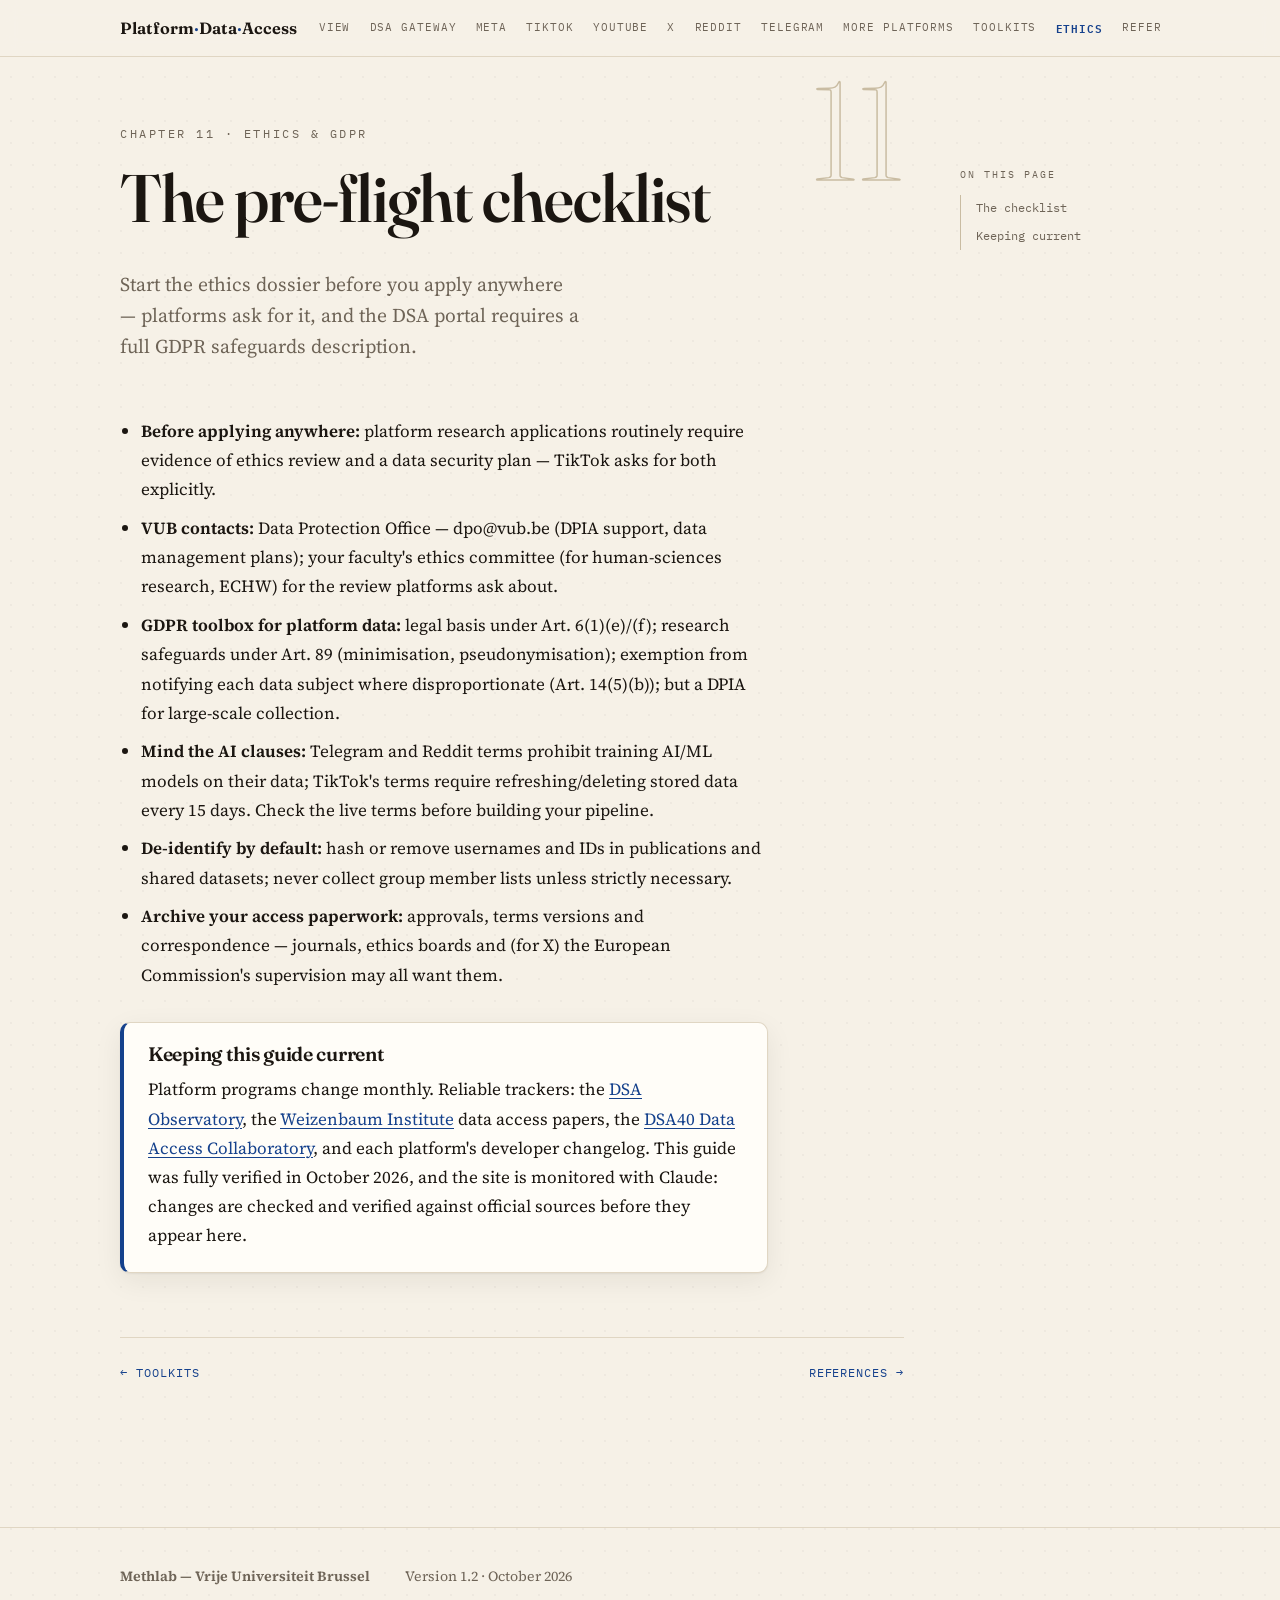
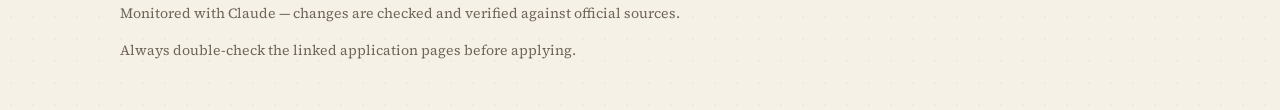
<file: ethics.html>
<!doctype html>
<html lang="en">
<head>
<meta charset="utf-8">
<meta name="viewport" content="width=device-width, initial-scale=1">
<title>Ethics, GDPR and VUB Practicalities — Platform Data Access</title>
<meta name="description" content="A pre-flight checklist: ethics review, GDPR legal bases, AI clauses, de-identification and access paperwork.">
<link rel="canonical" href="https://imec-smit-methlab.github.io/platform-data-access/ethics.html">
<meta property="og:type" content="website">
<meta property="og:site_name" content="Platform Data Access">
<meta property="og:title" content="Ethics, GDPR and VUB Practicalities — Platform Data Access">
<meta property="og:description" content="A pre-flight checklist: ethics review, GDPR legal bases, AI clauses, de-identification and access paperwork.">
<meta property="og:url" content="https://imec-smit-methlab.github.io/platform-data-access/ethics.html">
<meta property="og:image" content="https://imec-smit-methlab.github.io/platform-data-access/og-card.png">
<meta name="twitter:card" content="summary_large_image">
<link rel="icon" href="favicon.svg" type="image/svg+xml">
<link rel="preconnect" href="https://fonts.googleapis.com">
<link rel="preconnect" href="https://fonts.gstatic.com" crossorigin>
<link href="https://fonts.googleapis.com/css2?family=Fraunces:opsz,wght@9..144,300..700&amp;family=Source+Serif+4:ital,opsz,wght@0,8..60,400..700;1,8..60,400..700&amp;family=IBM+Plex+Mono:wght@400;600&amp;display=swap" rel="stylesheet">
<link rel="stylesheet" href="styles.css">
</head>
<body>
<a class="skip" href="#main">Skip to content</a>
<header class="topbar">
  <div class="wrap">
    <a class="brand" href="index.html">Platform<span>·</span>Data<span>·</span>Access</a>
    <nav class="sitenav" aria-label="Site">
        <a href="index.html">Overview</a>
        <a href="dsa.html">DSA Gateway</a>
        <a href="meta.html">Meta</a>
        <a href="tiktok.html">TikTok</a>
        <a href="youtube.html">YouTube</a>
        <a href="x.html">X</a>
        <a href="reddit.html">Reddit</a>
        <a href="telegram.html">Telegram</a>
        <a href="more.html">More Platforms</a>
        <a href="toolkit.html">Toolkits</a>
        <a href="ethics.html" aria-current="page">Ethics</a>
        <a href="references.html">References</a>
    </nav>
  </div>
</header>
<main id="main">
<div class="wrap pagegrid">
  <article>
    <section class="chapterhead">
      <span class="bignum" aria-hidden="true">11</span>
      <p class="kicker fade-in">Chapter 11 · Ethics &amp; GDPR</p>
      <h1 class="fade-in d1">The pre-flight checklist</h1>
      <p class="lede fade-in d2">Start the ethics dossier before you apply anywhere — platforms ask for it, and the DSA portal requires a full GDPR safeguards description.</p>
    </section>

<section class="prose">
  <ul id="checklist">
    <li><strong>Before applying anywhere:</strong> platform research applications routinely require evidence of ethics review and a data security plan — TikTok asks for both explicitly.</li>
    <li><strong>VUB contacts:</strong> Data Protection Office — dpo@vub.be (DPIA support, data management plans); your faculty's ethics committee (for human-sciences research, ECHW) for the review platforms ask about.</li>
    <li><strong>GDPR toolbox for platform data:</strong> legal basis under Art. 6(1)(e)/(f); research safeguards under Art. 89 (minimisation, pseudonymisation); exemption from notifying each data subject where disproportionate (Art. 14(5)(b)); but a DPIA for large-scale collection.</li>
    <li><strong>Mind the AI clauses:</strong> Telegram and Reddit terms prohibit training AI/ML models on their data; TikTok's terms require refreshing/deleting stored data every 15 days. Check the live terms before building your pipeline.</li>
    <li><strong>De-identify by default:</strong> hash or remove usernames and IDs in publications and shared datasets; never collect group member lists unless strictly necessary.</li>
    <li><strong>Archive your access paperwork:</strong> approvals, terms versions and correspondence — journals, ethics boards and (for X) the European Commission's supervision may all want them.</li>
  </ul>
  <div class="callout" id="current">
    <h3>Keeping this guide current</h3>
    <p>Platform programs change monthly. Reliable trackers: the <a href="https://dsa-observatory.eu" target="_blank" rel="noopener">DSA Observatory</a>, the <a href="https://www.weizenbaum-institut.de" target="_blank" rel="noopener">Weizenbaum Institute</a> data access papers, the <a href="https://www.dsa40collaboratory.eu" target="_blank" rel="noopener">DSA40 Data Access Collaboratory</a>, and each platform's developer changelog. This guide was fully verified in October 2026, and the site is monitored with Claude: changes are checked and verified against official sources before they appear here.</p>
  </div>
</section>

    <div class="pager"><a href="toolkit.html">&larr; Toolkits</a><a href="references.html">References &rarr;</a></div>
  </article>
  <aside class="sidetoc" aria-label="On this page">
    <p class="toct">On this page</p>
    <ol>
      <li><a href="#checklist">The checklist</a></li>
      <li><a href="#current">Keeping current</a></li>
    </ol>
  </aside>
</div>
</main>
<footer>
  <div class="wrap">
    <span><strong>Methlab — Vrije Universiteit Brussel</strong></span>
    <span>Version 1.2 · October 2026</span>
    <span>Monitored with Claude — changes are checked and verified against official sources.</span>
    <span>Always double-check the linked application pages before applying.</span>
  </div>
</footer>
<script>document.querySelector('.sitenav [aria-current]')?.scrollIntoView({inline:'center',block:'nearest'});</script>
</body>
</html>
</file>
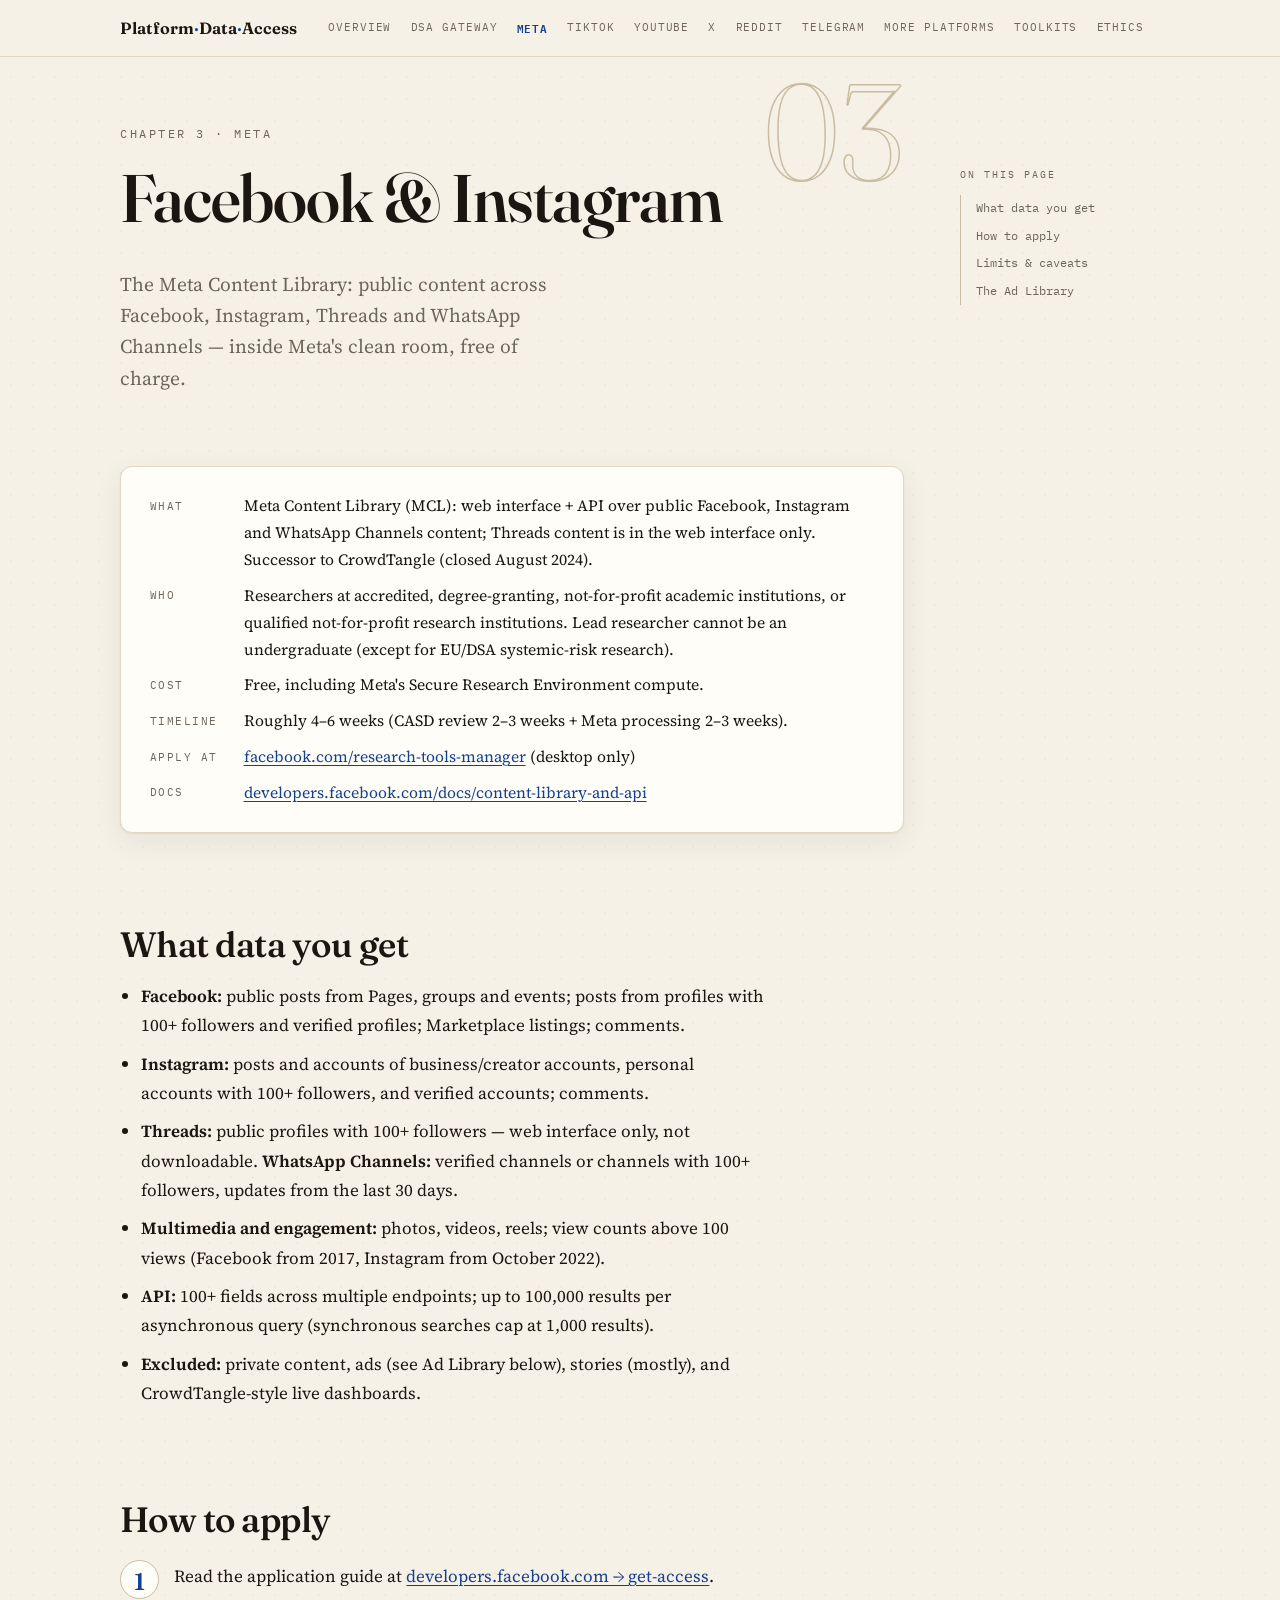
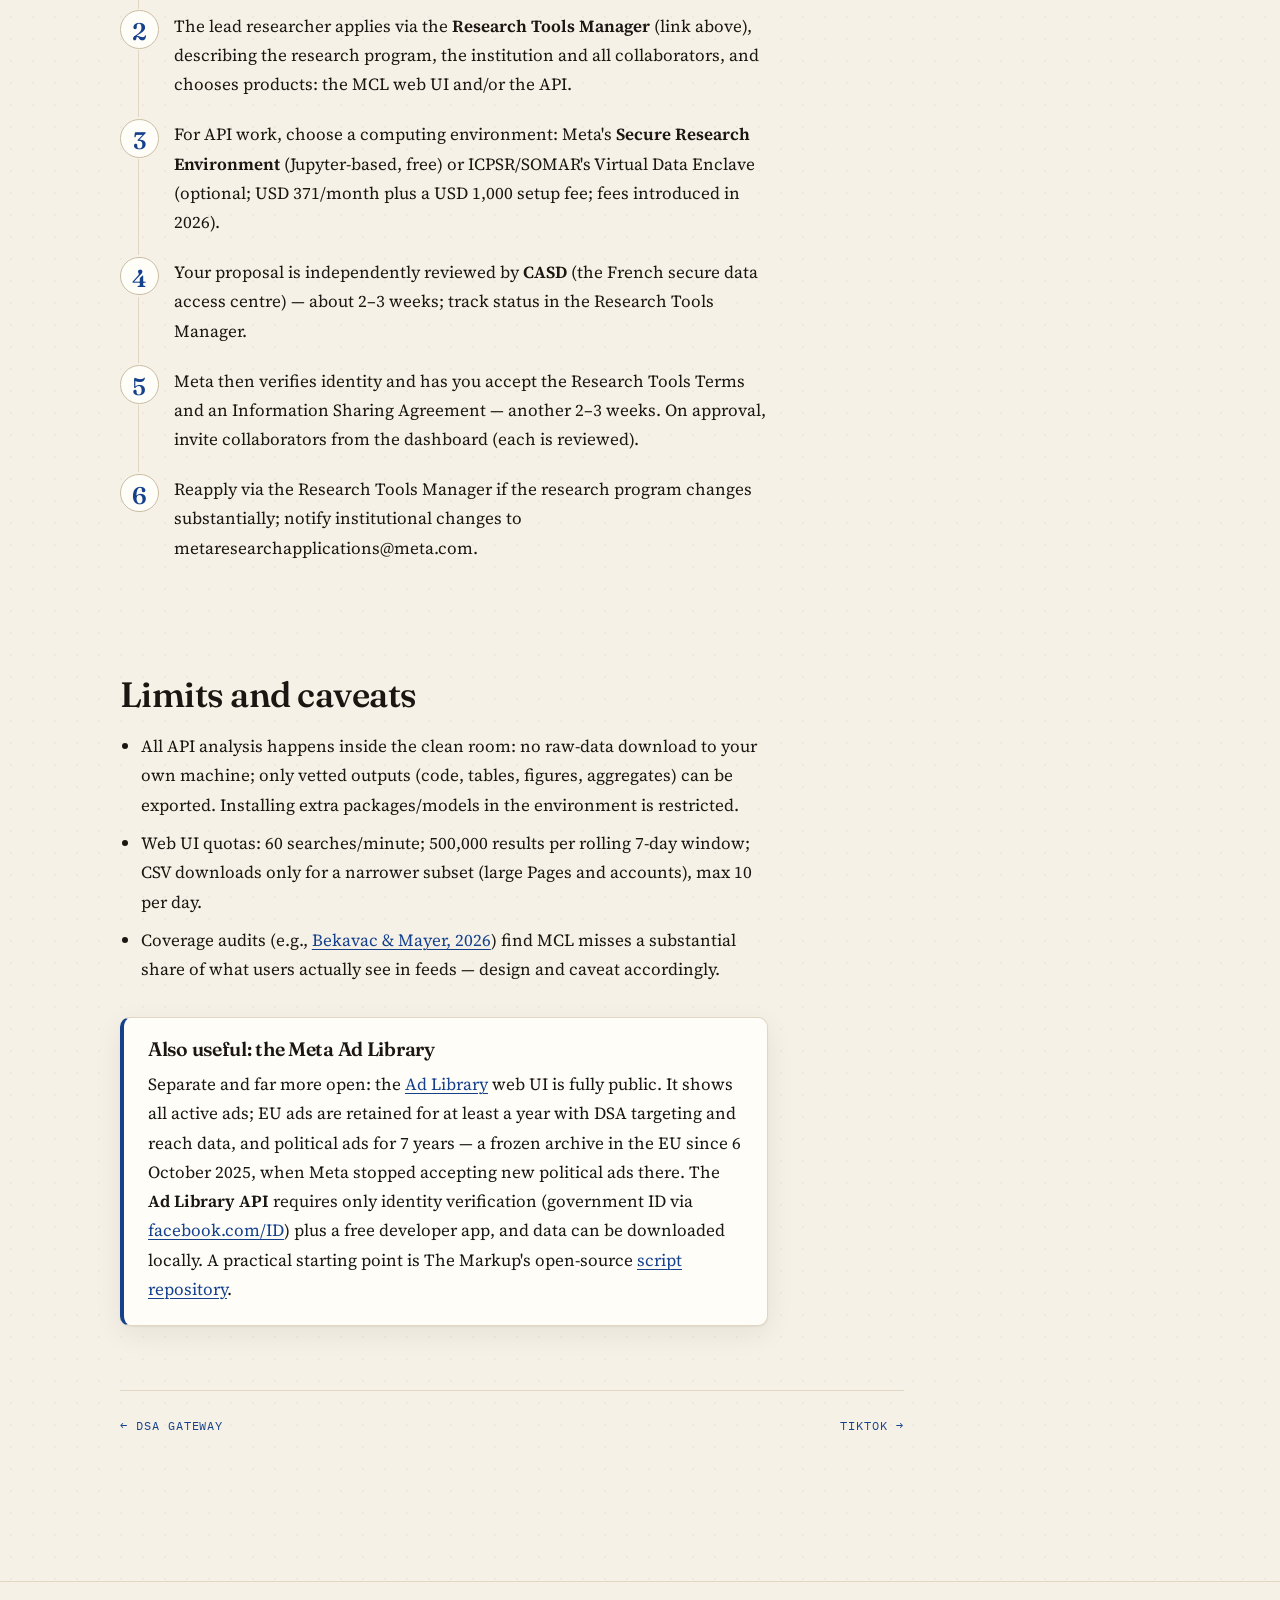
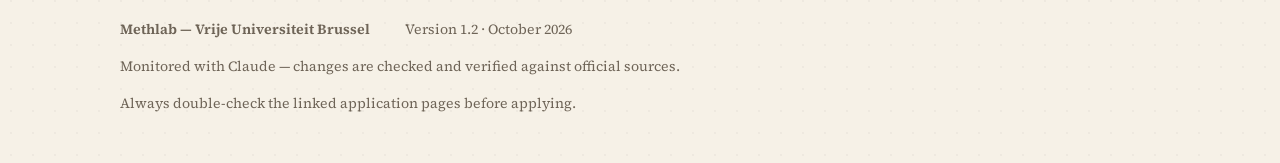
<file: meta.html>
<!doctype html>
<html lang="en">
<head>
<meta charset="utf-8">
<meta name="viewport" content="width=device-width, initial-scale=1">
<title>Meta: Facebook &amp; Instagram — Platform Data Access</title>
<meta name="description" content="How researchers get access to the Meta Content Library (Facebook, Instagram, Threads, WhatsApp Channels) and the Ad Library API.">
<link rel="canonical" href="https://imec-smit-methlab.github.io/platform-data-access/meta.html">
<meta property="og:type" content="website">
<meta property="og:site_name" content="Platform Data Access">
<meta property="og:title" content="Meta: Facebook &amp; Instagram — Platform Data Access">
<meta property="og:description" content="How researchers get access to the Meta Content Library (Facebook, Instagram, Threads, WhatsApp Channels) and the Ad Library API.">
<meta property="og:url" content="https://imec-smit-methlab.github.io/platform-data-access/meta.html">
<meta property="og:image" content="https://imec-smit-methlab.github.io/platform-data-access/og-card.png">
<meta name="twitter:card" content="summary_large_image">
<link rel="icon" href="favicon.svg" type="image/svg+xml">
<link rel="preconnect" href="https://fonts.googleapis.com">
<link rel="preconnect" href="https://fonts.gstatic.com" crossorigin>
<link href="https://fonts.googleapis.com/css2?family=Fraunces:opsz,wght@9..144,300..700&amp;family=Source+Serif+4:ital,opsz,wght@0,8..60,400..700;1,8..60,400..700&amp;family=IBM+Plex+Mono:wght@400;600&amp;display=swap" rel="stylesheet">
<link rel="stylesheet" href="styles.css">
</head>
<body>
<a class="skip" href="#main">Skip to content</a>
<header class="topbar">
  <div class="wrap">
    <a class="brand" href="index.html">Platform<span>·</span>Data<span>·</span>Access</a>
    <nav class="sitenav" aria-label="Site">
        <a href="index.html">Overview</a>
        <a href="dsa.html">DSA Gateway</a>
        <a href="meta.html" aria-current="page">Meta</a>
        <a href="tiktok.html">TikTok</a>
        <a href="youtube.html">YouTube</a>
        <a href="x.html">X</a>
        <a href="reddit.html">Reddit</a>
        <a href="telegram.html">Telegram</a>
        <a href="more.html">More Platforms</a>
        <a href="toolkit.html">Toolkits</a>
        <a href="ethics.html">Ethics</a>
        <a href="references.html">References</a>
    </nav>
  </div>
</header>
<main id="main">
<div class="wrap pagegrid">
  <article>
    <section class="chapterhead">
      <span class="bignum" aria-hidden="true">03</span>
      <p class="kicker fade-in">Chapter 3 · Meta</p>
      <h1 class="fade-in d1">Facebook &amp; Instagram</h1>
      <p class="lede fade-in d2">The Meta Content Library: public content across Facebook, Instagram, Threads and WhatsApp Channels — inside Meta's clean room, free of charge.</p>
    </section>

<section>
  <dl class="factsheet">
    <dt>What</dt><dd>Meta Content Library (MCL): web interface + API over public Facebook, Instagram and WhatsApp Channels content; Threads content is in the web interface only. Successor to CrowdTangle (closed August 2024).</dd>
    <dt>Who</dt><dd>Researchers at accredited, degree-granting, not-for-profit academic institutions, or qualified not-for-profit research institutions. Lead researcher cannot be an undergraduate (except for EU/DSA systemic-risk research).</dd>
    <dt>Cost</dt><dd>Free, including Meta's Secure Research Environment compute.</dd>
    <dt>Timeline</dt><dd>Roughly 4&ndash;6 weeks (CASD review 2&ndash;3 weeks + Meta processing 2&ndash;3 weeks).</dd>
    <dt>Apply at</dt><dd><a href="https://www.facebook.com/research-tools-manager/" target="_blank" rel="noopener">facebook.com/research-tools-manager</a> (desktop only)</dd>
    <dt>Docs</dt><dd><a href="https://developers.facebook.com/docs/content-library-and-api/" target="_blank" rel="noopener">developers.facebook.com/docs/content-library-and-api</a></dd>
  </dl>
</section>
<section class="prose">
  <h2 id="data">What data you get</h2>
  <ul>
    <li><strong>Facebook:</strong> public posts from Pages, groups and events; posts from profiles with 100+ followers and verified profiles; Marketplace listings; comments.</li>
    <li><strong>Instagram:</strong> posts and accounts of business/creator accounts, personal accounts with 100+ followers, and verified accounts; comments.</li>
    <li><strong>Threads:</strong> public profiles with 100+ followers — web interface only, not downloadable. <strong>WhatsApp Channels:</strong> verified channels or channels with 100+ followers, updates from the last 30 days.</li>
    <li><strong>Multimedia and engagement:</strong> photos, videos, reels; view counts above 100 views (Facebook from 2017, Instagram from October 2022).</li>
    <li><strong>API:</strong> 100+ fields across multiple endpoints; up to 100,000 results per asynchronous query (synchronous searches cap at 1,000 results).</li>
    <li><strong>Excluded:</strong> private content, ads (see Ad Library below), stories (mostly), and CrowdTangle-style live dashboards.</li>
  </ul>

  <h2 id="apply">How to apply</h2>
  <ol class="steps">
    <li>Read the application guide at <a href="https://developers.facebook.com/docs/content-library-and-api/get-access" target="_blank" rel="noopener">developers.facebook.com &rarr; get-access</a>.</li>
    <li>The lead researcher applies via the <strong>Research Tools Manager</strong> (link above), describing the research program, the institution and all collaborators, and chooses products: the MCL web UI and/or the API.</li>
    <li>For API work, choose a computing environment: Meta's <strong>Secure Research Environment</strong> (Jupyter-based, free) or ICPSR/SOMAR's Virtual Data Enclave (optional; USD 371/month plus a USD 1,000 setup fee; fees introduced in 2026).</li>
    <li>Your proposal is independently reviewed by <strong>CASD</strong> (the French secure data access centre) — about 2&ndash;3 weeks; track status in the Research Tools Manager.</li>
    <li>Meta then verifies identity and has you accept the Research Tools Terms and an Information Sharing Agreement — another 2&ndash;3 weeks. On approval, invite collaborators from the dashboard (each is reviewed).</li>
    <li>Reapply via the Research Tools Manager if the research program changes substantially; notify institutional changes to metaresearchapplications@meta.com.</li>
  </ol>

  <h2 id="limits">Limits and caveats</h2>
  <ul>
    <li>All API analysis happens inside the clean room: no raw-data download to your own machine; only vetted outputs (code, tables, figures, aggregates) can be exported. Installing extra packages/models in the environment is restricted.</li>
    <li>Web UI quotas: 60 searches/minute; 500,000 results per rolling 7-day window; CSV downloads only for a narrower subset (large Pages and accounts), max 10 per day.</li>
    <li>Coverage audits (e.g., <a href="references.html#bekavac">Bekavac &amp; Mayer, 2026</a>) find MCL misses a substantial share of what users actually see in feeds — design and caveat accordingly.</li>
  </ul>

  <div class="callout" id="adlib">
    <h3>Also useful: the Meta Ad Library</h3>
    <p>Separate and far more open: the <a href="https://www.facebook.com/ads/library/" target="_blank" rel="noopener">Ad Library</a> web UI is fully public. It shows all active ads; EU ads are retained for at least a year with DSA targeting and reach data, and political ads for 7 years — a frozen archive in the EU since 6 October 2025, when Meta stopped accepting new political ads there. The <strong>Ad Library API</strong> requires only identity verification (government ID via <a href="https://www.facebook.com/ID" target="_blank" rel="noopener">facebook.com/ID</a>) plus a free developer app, and data can be downloaded locally. A practical starting point is The Markup's open-source <a href="https://github.com/the-markup/Ad-Library-API-Script-Repository" target="_blank" rel="noopener">script repository</a>.</p>
  </div>
</section>

    <div class="pager"><a href="dsa.html">&larr; DSA Gateway</a><a href="tiktok.html">TikTok &rarr;</a></div>
  </article>
  <aside class="sidetoc" aria-label="On this page">
    <p class="toct">On this page</p>
    <ol>
      <li><a href="#data">What data you get</a></li>
      <li><a href="#apply">How to apply</a></li>
      <li><a href="#limits">Limits &amp; caveats</a></li>
      <li><a href="#adlib">The Ad Library</a></li>
    </ol>
  </aside>
</div>
</main>
<footer>
  <div class="wrap">
    <span><strong>Methlab — Vrije Universiteit Brussel</strong></span>
    <span>Version 1.2 · October 2026</span>
    <span>Monitored with Claude — changes are checked and verified against official sources.</span>
    <span>Always double-check the linked application pages before applying.</span>
  </div>
</footer>
<script>document.querySelector('.sitenav [aria-current]')?.scrollIntoView({inline:'center',block:'nearest'});</script>
</body>
</html>
</file>
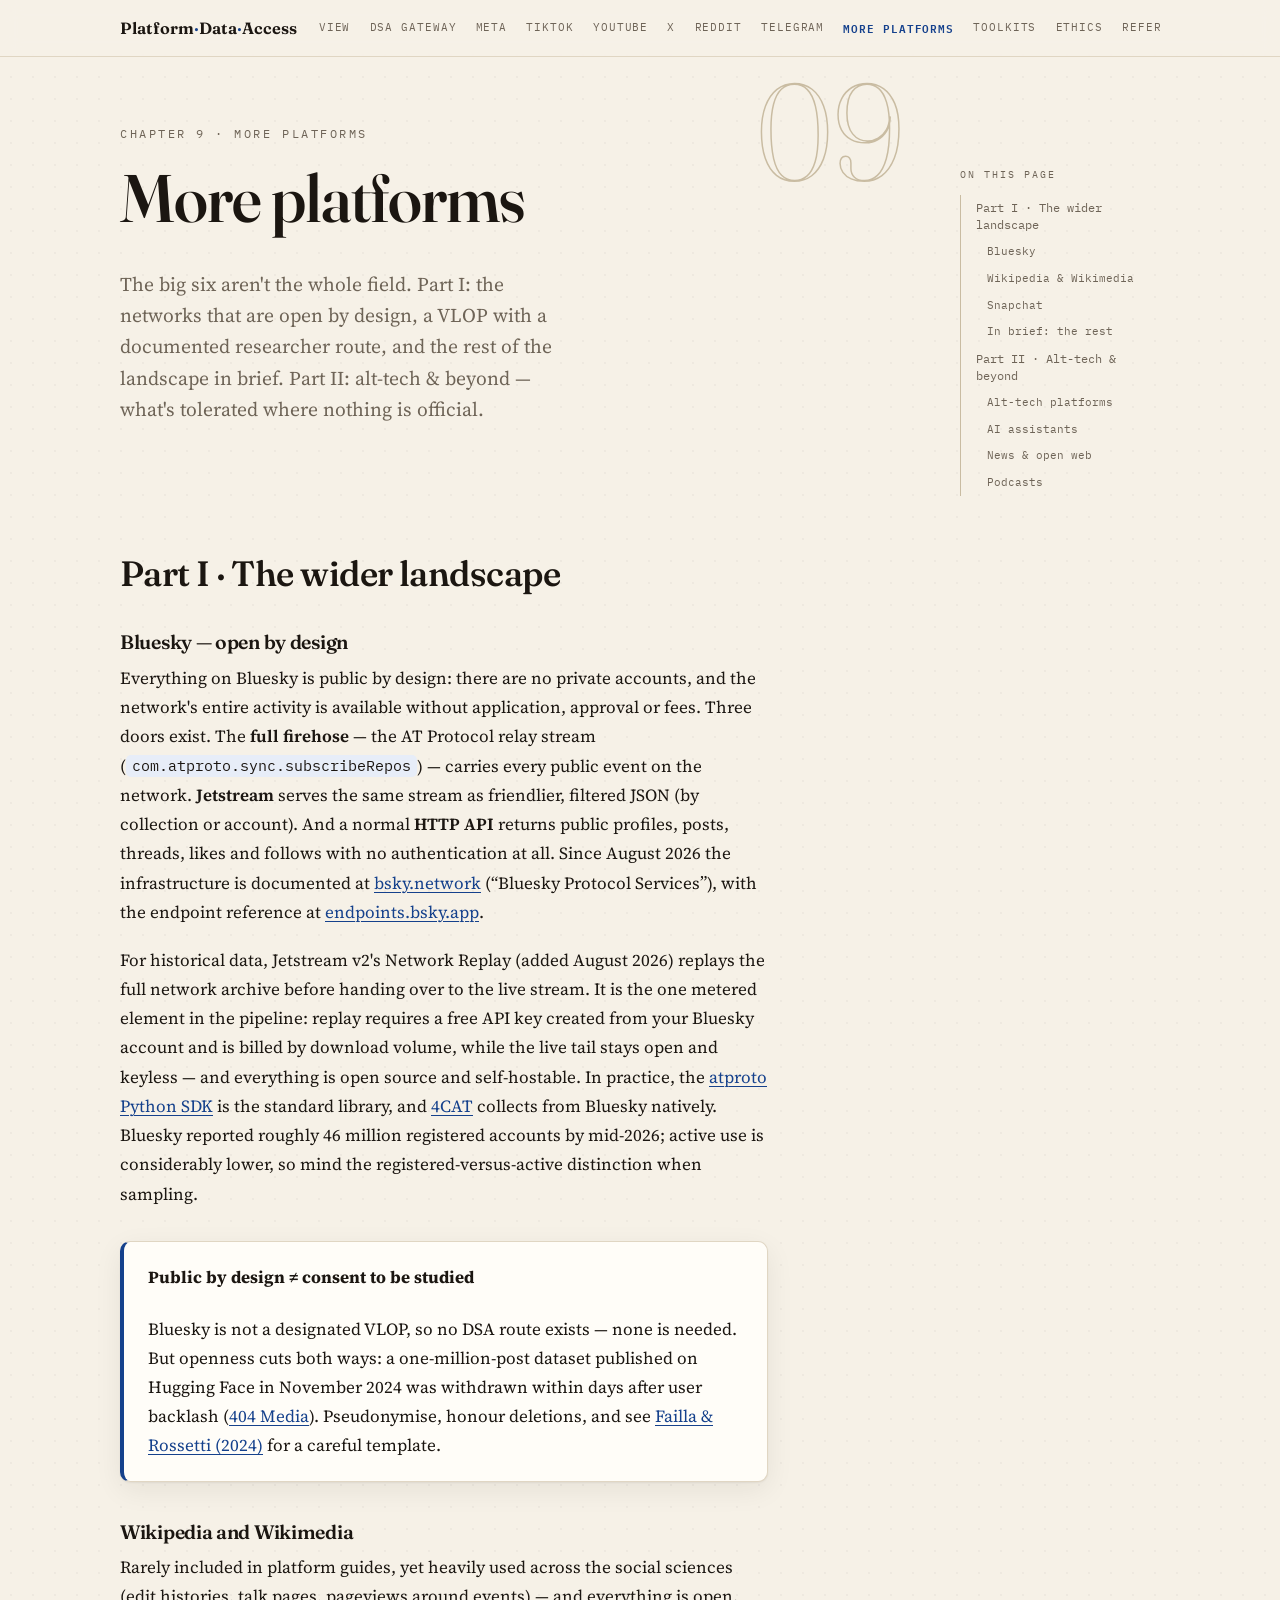
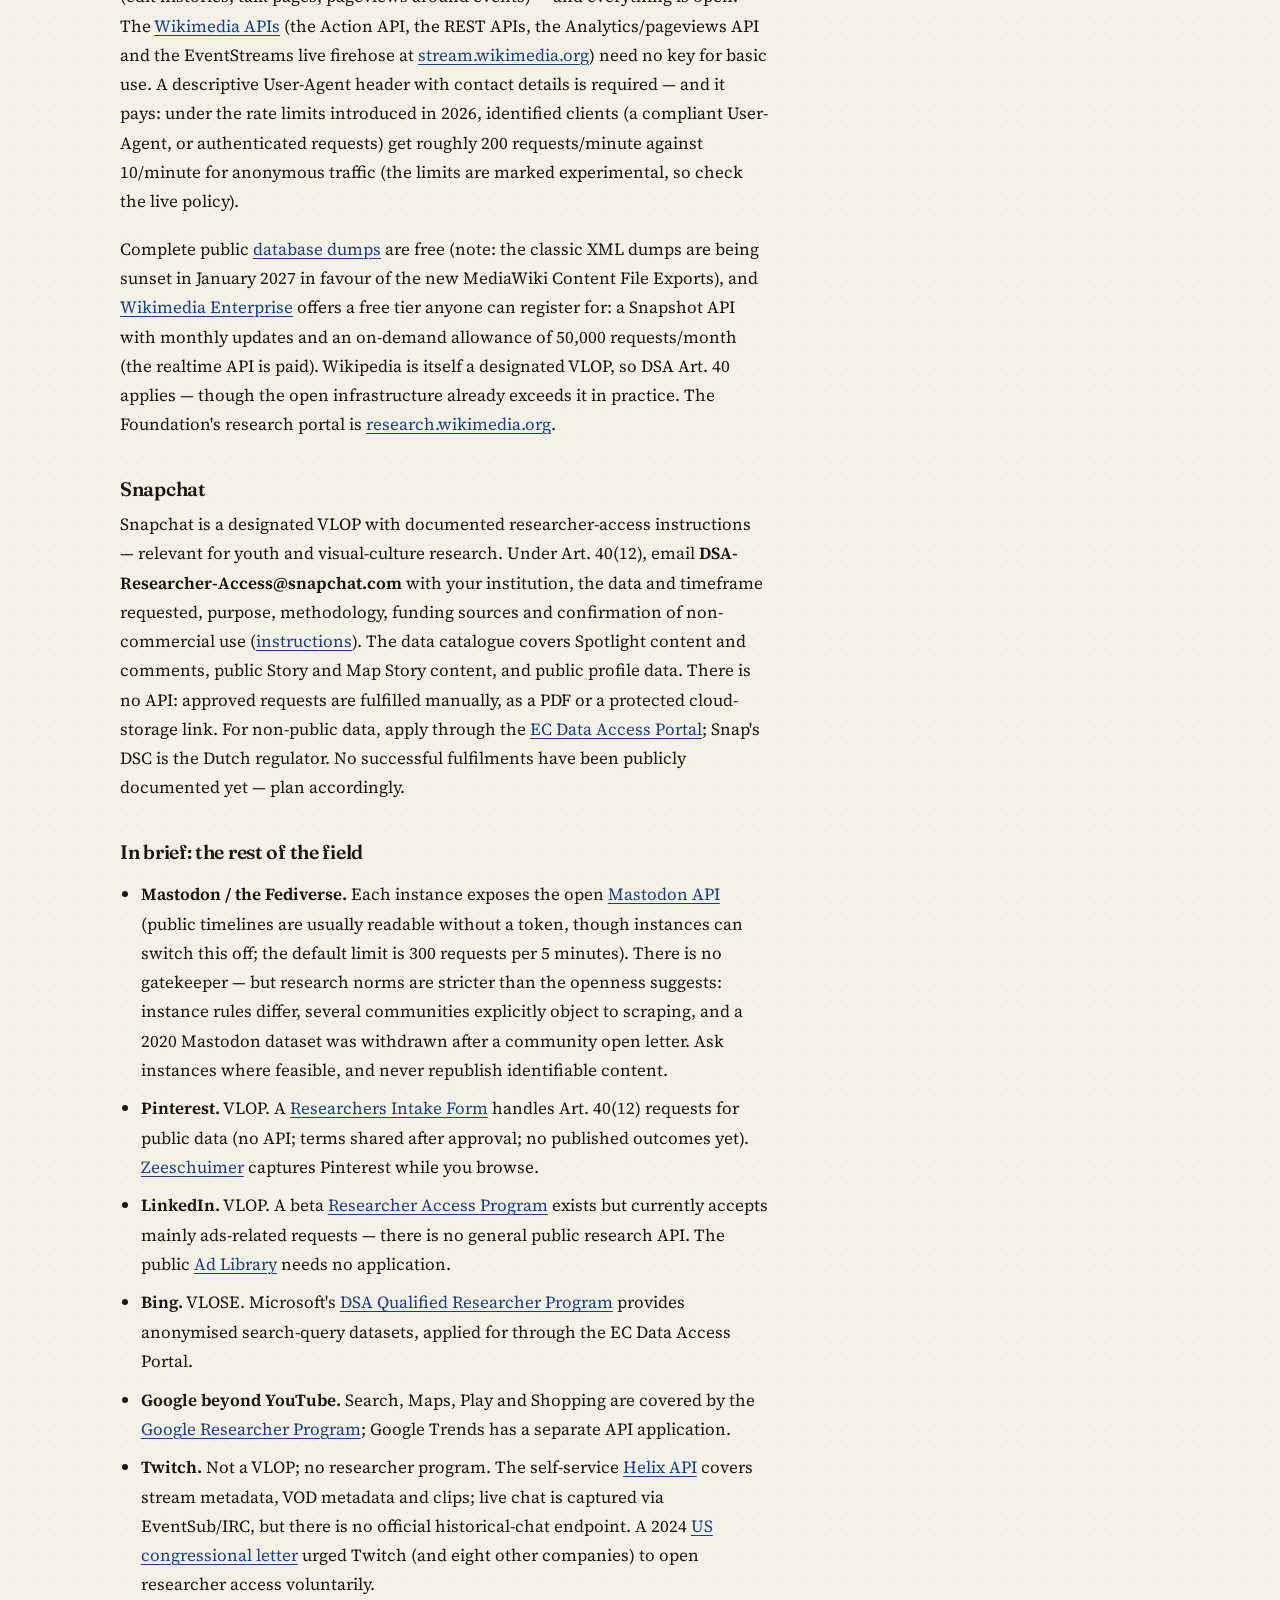
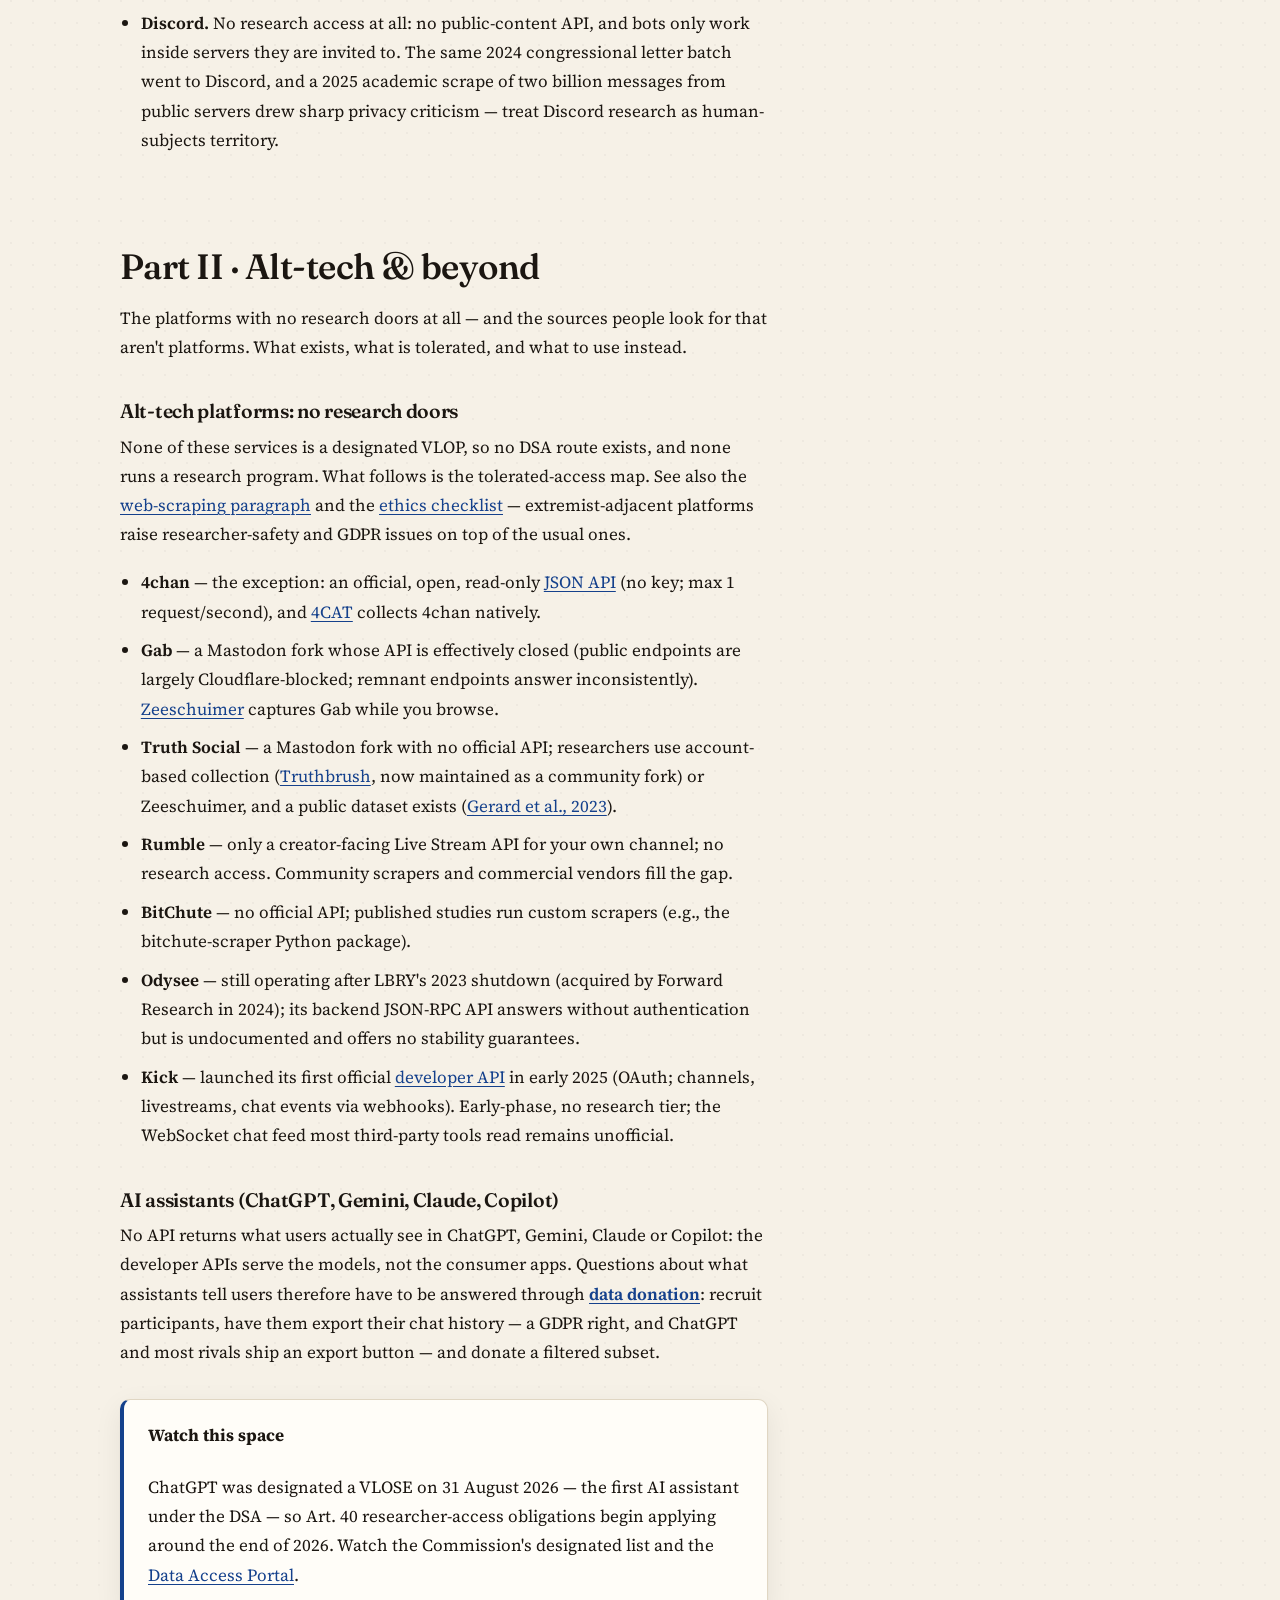
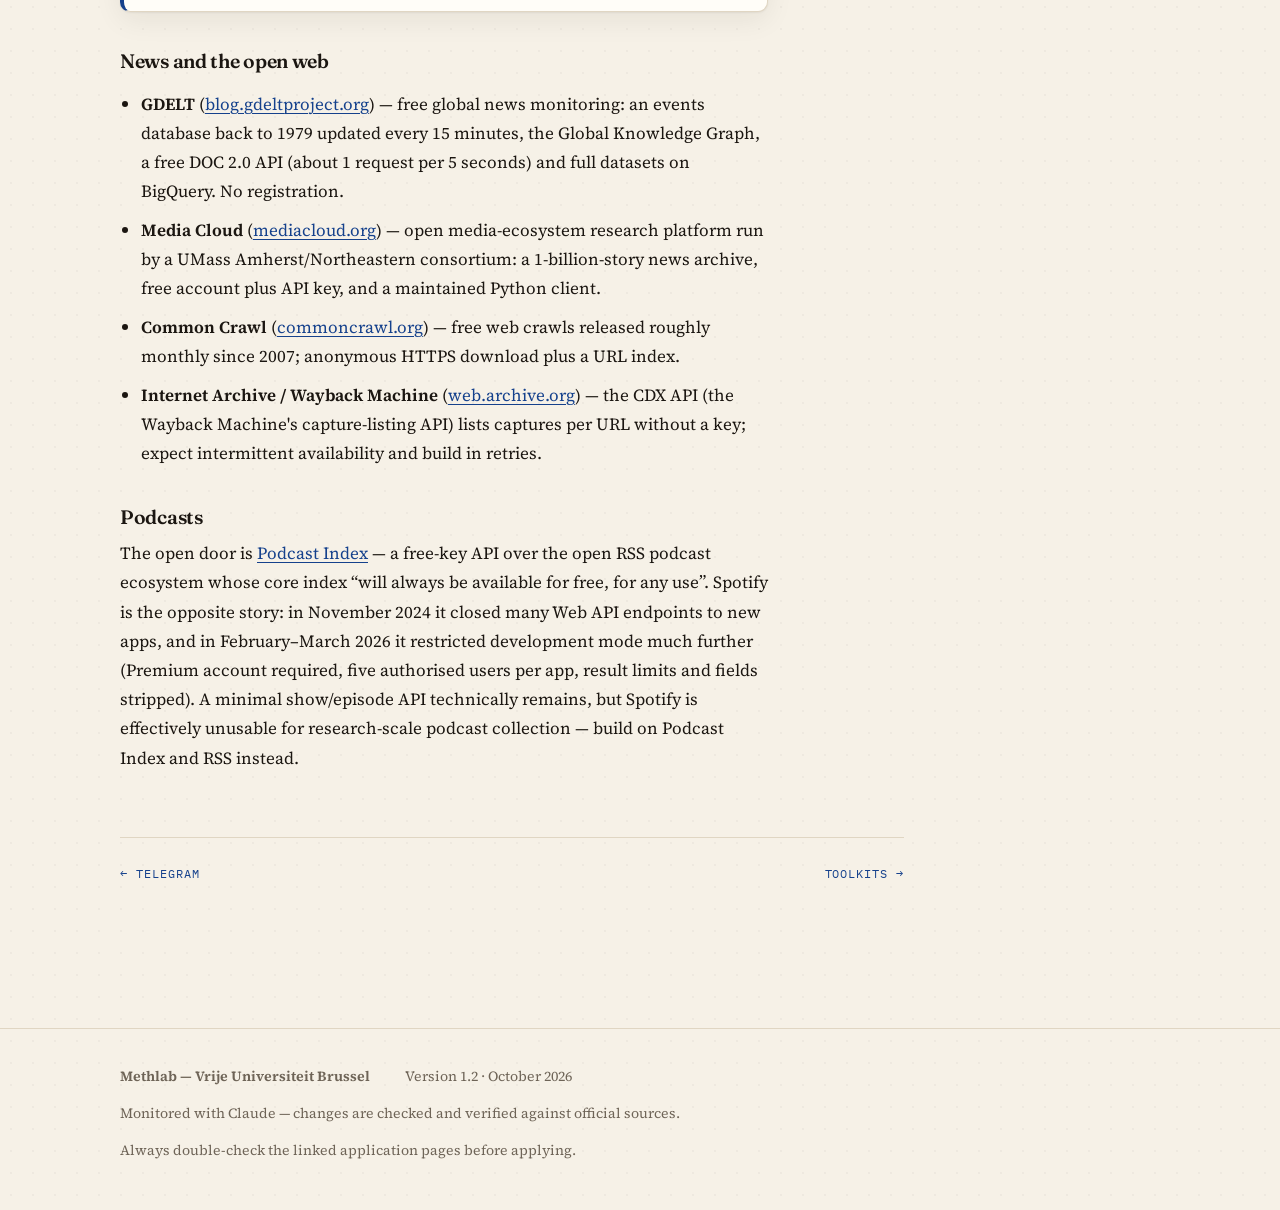
<file: more.html>
<!doctype html>
<html lang="en">
<head>
<meta charset="utf-8">
<meta name="viewport" content="width=device-width, initial-scale=1">
<title>More Platforms — Platform Data Access</title>
<meta name="description" content="Everything beyond the big six: Bluesky, Wikimedia, Snapchat and the wider landscape — plus alt-tech platforms, AI assistants, news and open-web archives, and podcasts.">
<link rel="canonical" href="https://imec-smit-methlab.github.io/platform-data-access/more.html">
<meta property="og:type" content="website">
<meta property="og:site_name" content="Platform Data Access">
<meta property="og:title" content="More Platforms — Platform Data Access">
<meta property="og:description" content="Everything beyond the big six: Bluesky, Wikimedia, Snapchat and the wider landscape — plus alt-tech platforms, AI assistants, news and open-web archives, and podcasts.">
<meta property="og:url" content="https://imec-smit-methlab.github.io/platform-data-access/more.html">
<meta property="og:image" content="https://imec-smit-methlab.github.io/platform-data-access/og-card.png">
<meta name="twitter:card" content="summary_large_image">
<link rel="icon" href="favicon.svg" type="image/svg+xml">
<link rel="preconnect" href="https://fonts.googleapis.com">
<link rel="preconnect" href="https://fonts.gstatic.com" crossorigin>
<link href="https://fonts.googleapis.com/css2?family=Fraunces:opsz,wght@9..144,300..700&amp;family=Source+Serif+4:ital,opsz,wght@0,8..60,400..700;1,8..60,400..700&amp;family=IBM+Plex+Mono:wght@400;600&amp;display=swap" rel="stylesheet">
<link rel="stylesheet" href="styles.css">
</head>
<body>
<a class="skip" href="#main">Skip to content</a>
<header class="topbar">
  <div class="wrap">
    <a class="brand" href="index.html">Platform<span>·</span>Data<span>·</span>Access</a>
    <nav class="sitenav" aria-label="Site">
        <a href="index.html">Overview</a>
        <a href="dsa.html">DSA Gateway</a>
        <a href="meta.html">Meta</a>
        <a href="tiktok.html">TikTok</a>
        <a href="youtube.html">YouTube</a>
        <a href="x.html">X</a>
        <a href="reddit.html">Reddit</a>
        <a href="telegram.html">Telegram</a>
        <a href="more.html" aria-current="page">More Platforms</a>
        <a href="toolkit.html">Toolkits</a>
        <a href="ethics.html">Ethics</a>
        <a href="references.html">References</a>
    </nav>
  </div>
</header>
<main id="main">
<div class="wrap pagegrid">
  <article>
    <section class="chapterhead">
      <span class="bignum" aria-hidden="true">09</span>
      <p class="kicker fade-in">Chapter 9 · More platforms</p>
      <h1 class="fade-in d1">More platforms</h1>
      <p class="lede fade-in d2">The big six aren't the whole field. Part I: the networks that are open by design, a VLOP with a documented researcher route, and the rest of the landscape in brief. Part II: alt-tech &amp; beyond — what's tolerated where nothing is official.</p>
    </section>

<section class="prose">
  <h2 id="landscape">Part I · The wider landscape</h2>
  <h3 id="bluesky">Bluesky — open by design</h3>
  <p>Everything on Bluesky is public by design: there are no private accounts, and the network's entire activity is available without application, approval or fees. Three doors exist. The <strong>full firehose</strong> — the AT Protocol relay stream (<code>com.atproto.sync.subscribeRepos</code>) — carries every public event on the network. <strong>Jetstream</strong> serves the same stream as friendlier, filtered JSON (by collection or account). And a normal <strong>HTTP API</strong> returns public profiles, posts, threads, likes and follows with no authentication at all. Since August 2026 the infrastructure is documented at <a href="https://bsky.network" target="_blank" rel="noopener">bsky.network</a> (&ldquo;Bluesky Protocol Services&rdquo;), with the endpoint reference at <a href="https://endpoints.bsky.app" target="_blank" rel="noopener">endpoints.bsky.app</a>.</p>
  <p>For historical data, Jetstream v2's Network Replay (added August 2026) replays the full network archive before handing over to the live stream. It is the one metered element in the pipeline: replay requires a free API key created from your Bluesky account and is billed by download volume, while the live tail stays open and keyless — and everything is open source and self-hostable. In practice, the <a href="https://atproto.blue" target="_blank" rel="noopener">atproto Python SDK</a> is the standard library, and <a href="toolkit.html">4CAT</a> collects from Bluesky natively. Bluesky reported roughly 46 million registered accounts by mid-2026; active use is considerably lower, so mind the registered-versus-active distinction when sampling.</p>
  <div class="callout">
    <h4>Public by design &ne; consent to be studied</h4>
    <p>Bluesky is not a designated VLOP, so no DSA route exists — none is needed. But openness cuts both ways: a one-million-post dataset published on Hugging Face in November 2024 was withdrawn within days after user backlash (<a href="https://www.404media.co/bluesky-posts-machine-learning-ai-datasets-hugging-face/" target="_blank" rel="noopener">404 Media</a>). Pseudonymise, honour deletions, and see <a href="references.html#failla">Failla &amp; Rossetti (2024)</a> for a careful template.</p>
  </div>

  <h3 id="wikimedia">Wikipedia and Wikimedia</h3>
  <p>Rarely included in platform guides, yet heavily used across the social sciences (edit histories, talk pages, pageviews around events) — and everything is open. The <a href="https://www.mediawiki.org/wiki/Wikimedia_APIs" target="_blank" rel="noopener">Wikimedia APIs</a> (the Action API, the REST APIs, the Analytics/pageviews API and the EventStreams live firehose at <a href="https://stream.wikimedia.org" target="_blank" rel="noopener">stream.wikimedia.org</a>) need no key for basic use. A descriptive User-Agent header with contact details is required — and it pays: under the rate limits introduced in 2026, identified clients (a compliant User-Agent, or authenticated requests) get roughly 200 requests/minute against 10/minute for anonymous traffic (the limits are marked experimental, so check the live policy).</p>
  <p>Complete public <a href="https://dumps.wikimedia.org" target="_blank" rel="noopener">database dumps</a> are free (note: the classic XML dumps are being sunset in January 2027 in favour of the new MediaWiki Content File Exports), and <a href="https://enterprise.wikimedia.com" target="_blank" rel="noopener">Wikimedia Enterprise</a> offers a free tier anyone can register for: a Snapshot API with monthly updates and an on-demand allowance of 50,000 requests/month (the realtime API is paid). Wikipedia is itself a designated VLOP, so DSA Art. 40 applies — though the open infrastructure already exceeds it in practice. The Foundation's research portal is <a href="https://research.wikimedia.org" target="_blank" rel="noopener">research.wikimedia.org</a>.</p>

  <h3 id="snapchat">Snapchat</h3>
  <p>Snapchat is a designated VLOP with documented researcher-access instructions — relevant for youth and visual-culture research. Under Art. 40(12), email <strong>DSA-Researcher-Access@snapchat.com</strong> with your institution, the data and timeframe requested, purpose, methodology, funding sources and confirmation of non-commercial use (<a href="https://values.snap.com/privacy/transparency/researcher-access" target="_blank" rel="noopener">instructions</a>). The data catalogue covers Spotlight content and comments, public Story and Map Story content, and public profile data. There is no API: approved requests are fulfilled manually, as a PDF or a protected cloud-storage link. For non-public data, apply through the <a href="dsa.html">EC Data Access Portal</a>; Snap's DSC is the Dutch regulator. No successful fulfilments have been publicly documented yet — plan accordingly.</p>

  <h3 id="brief">In brief: the rest of the field</h3>
  <ul>
    <li><strong>Mastodon / the Fediverse.</strong> Each instance exposes the open <a href="https://docs.joinmastodon.org/api/" target="_blank" rel="noopener">Mastodon API</a> (public timelines are usually readable without a token, though instances can switch this off; the default limit is 300 requests per 5 minutes). There is no gatekeeper — but research norms are stricter than the openness suggests: instance rules differ, several communities explicitly object to scraping, and a 2020 Mastodon dataset was withdrawn after a community open letter. Ask instances where feasible, and never republish identifiable content.</li>
    <li><strong>Pinterest.</strong> VLOP. A <a href="https://help.pinterest.com/en/landing/researchers-intake-form" target="_blank" rel="noopener">Researchers Intake Form</a> handles Art. 40(12) requests for public data (no API; terms shared after approval; no published outcomes yet). <a href="toolkit.html#zeeschuimer">Zeeschuimer</a> captures Pinterest while you browse.</li>
    <li><strong>LinkedIn.</strong> VLOP. A beta <a href="https://www.linkedin.com/help/linkedin/answer/a1645616" target="_blank" rel="noopener">Researcher Access Program</a> exists but currently accepts mainly ads-related requests — there is no general public research API. The public <a href="https://www.linkedin.com/ad-library/" target="_blank" rel="noopener">Ad Library</a> needs no application.</li>
    <li><strong>Bing.</strong> VLOSE. Microsoft's <a href="https://support.microsoft.com/en-us/bing/dsa-qualified-researcher-program" target="_blank" rel="noopener">DSA Qualified Researcher Program</a> provides anonymised search-query datasets, applied for through the EC Data Access Portal.</li>
    <li><strong>Google beyond YouTube.</strong> Search, Maps, Play and Shopping are covered by the <a href="youtube.html#dsa-route">Google Researcher Program</a>; Google Trends has a separate API application.</li>
    <li><strong>Twitch.</strong> Not a VLOP; no researcher program. The self-service <a href="https://dev.twitch.tv/docs/" target="_blank" rel="noopener">Helix API</a> covers stream metadata, VOD metadata and clips; live chat is captured via EventSub/IRC, but there is no official historical-chat endpoint. A 2024 <a href="https://democrats-science.house.gov/letters-to-nine-social-media-companies-requesting-access-for-mis-and-disinformation-researchers" target="_blank" rel="noopener">US congressional letter</a> urged Twitch (and eight other companies) to open researcher access voluntarily.</li>
    <li><strong>Discord.</strong> No research access at all: no public-content API, and bots only work inside servers they are invited to. The same 2024 congressional letter batch went to Discord, and a 2025 academic scrape of two billion messages from public servers drew sharp privacy criticism — treat Discord research as human-subjects territory.</li>
  </ul>

  <h2 id="alttech">Part II · Alt-tech &amp; beyond</h2>
  <p>The platforms with no research doors at all — and the sources people look for that aren't platforms. What exists, what is tolerated, and what to use instead.</p>

  <h3 id="alttech-platforms">Alt-tech platforms: no research doors</h3>
  <p>None of these services is a designated VLOP, so no DSA route exists, and none runs a research program. What follows is the tolerated-access map. See also the <a href="toolkit.html#scraping">web-scraping paragraph</a> and the <a href="ethics.html">ethics checklist</a> — extremist-adjacent platforms raise researcher-safety and GDPR issues on top of the usual ones.</p>
  <ul>
    <li><strong>4chan</strong> — the exception: an official, open, read-only <a href="https://github.com/4chan/4chan-API" target="_blank" rel="noopener">JSON API</a> (no key; max 1 request/second), and <a href="toolkit.html">4CAT</a> collects 4chan natively.</li>
    <li><strong>Gab</strong> — a Mastodon fork whose API is effectively closed (public endpoints are largely Cloudflare-blocked; remnant endpoints answer inconsistently). <a href="toolkit.html#zeeschuimer">Zeeschuimer</a> captures Gab while you browse.</li>
    <li><strong>Truth Social</strong> — a Mastodon fork with no official API; researchers use account-based collection (<a href="https://github.com/stanfordio/truthbrush" target="_blank" rel="noopener">Truthbrush</a>, now maintained as a community fork) or Zeeschuimer, and a public dataset exists (<a href="references.html#gerard">Gerard et al., 2023</a>).</li>
    <li><strong>Rumble</strong> — only a creator-facing Live Stream API for your own channel; no research access. Community scrapers and commercial vendors fill the gap.</li>
    <li><strong>BitChute</strong> — no official API; published studies run custom scrapers (e.g., the bitchute-scraper Python package).</li>
    <li><strong>Odysee</strong> — still operating after LBRY's 2023 shutdown (acquired by Forward Research in 2024); its backend JSON-RPC API answers without authentication but is undocumented and offers no stability guarantees.</li>
    <li><strong>Kick</strong> — launched its first official <a href="https://docs.kick.com" target="_blank" rel="noopener">developer API</a> in early 2025 (OAuth; channels, livestreams, chat events via webhooks). Early-phase, no research tier; the WebSocket chat feed most third-party tools read remains unofficial.</li>
  </ul>

  <h3 id="ai">AI assistants (ChatGPT, Gemini, Claude, Copilot)</h3>
  <p>No API returns what users actually see in ChatGPT, Gemini, Claude or Copilot: the developer APIs serve the models, not the consumer apps. Questions about what assistants tell users therefore have to be answered through <strong><a href="toolkit.html#donation">data donation</a></strong>: recruit participants, have them export their chat history — a GDPR right, and ChatGPT and most rivals ship an export button — and donate a filtered subset.</p>
  <div class="callout">
    <h4>Watch this space</h4>
    <p>ChatGPT was designated a VLOSE on 31 August 2026 — the first AI assistant under the DSA — so Art. 40 researcher-access obligations begin applying around the end of 2026. Watch the Commission's designated list and the <a href="dsa.html">Data Access Portal</a>.</p>
  </div>

  <h3 id="openweb">News and the open web</h3>
  <ul>
    <li><strong>GDELT</strong> (<a href="https://blog.gdeltproject.org" target="_blank" rel="noopener">blog.gdeltproject.org</a>) — free global news monitoring: an events database back to 1979 updated every 15 minutes, the Global Knowledge Graph, a free DOC 2.0 API (about 1 request per 5 seconds) and full datasets on BigQuery. No registration.</li>
    <li><strong>Media Cloud</strong> (<a href="https://www.mediacloud.org" target="_blank" rel="noopener">mediacloud.org</a>) — open media-ecosystem research platform run by a UMass Amherst/Northeastern consortium: a 1-billion-story news archive, free account plus API key, and a maintained Python client.</li>
    <li><strong>Common Crawl</strong> (<a href="https://commoncrawl.org" target="_blank" rel="noopener">commoncrawl.org</a>) — free web crawls released roughly monthly since 2007; anonymous HTTPS download plus a URL index.</li>
    <li><strong>Internet Archive / Wayback Machine</strong> (<a href="https://web.archive.org" target="_blank" rel="noopener">web.archive.org</a>) — the CDX API (the Wayback Machine's capture-listing API) lists captures per URL without a key; expect intermittent availability and build in retries.</li>
  </ul>

  <h3 id="podcasts">Podcasts</h3>
  <p>The open door is <a href="https://podcastindex.org" target="_blank" rel="noopener">Podcast Index</a> — a free-key API over the open RSS podcast ecosystem whose core index &ldquo;will always be available for free, for any use&rdquo;. Spotify is the opposite story: in November 2024 it closed many Web API endpoints to new apps, and in February&ndash;March 2026 it restricted development mode much further (Premium account required, five authorised users per app, result limits and fields stripped). A minimal show/episode API technically remains, but Spotify is effectively unusable for research-scale podcast collection — build on Podcast Index and RSS instead.</p>
</section>

    <div class="pager"><a href="telegram.html">&larr; Telegram</a><a href="toolkit.html">Toolkits &rarr;</a></div>
  </article>
  <aside class="sidetoc" aria-label="On this page">
    <p class="toct">On this page</p>
    <ol>
      <li><a href="#landscape">Part I · The wider landscape</a></li>
      <li class="sub"><a href="#bluesky">Bluesky</a></li>
      <li class="sub"><a href="#wikimedia">Wikipedia &amp; Wikimedia</a></li>
      <li class="sub"><a href="#snapchat">Snapchat</a></li>
      <li class="sub"><a href="#brief">In brief: the rest</a></li>
      <li><a href="#alttech">Part II · Alt-tech &amp; beyond</a></li>
      <li class="sub"><a href="#alttech-platforms">Alt-tech platforms</a></li>
      <li class="sub"><a href="#ai">AI assistants</a></li>
      <li class="sub"><a href="#openweb">News &amp; open web</a></li>
      <li class="sub"><a href="#podcasts">Podcasts</a></li>
    </ol>
  </aside>
</div>
</main>
<footer>
  <div class="wrap">
    <span><strong>Methlab — Vrije Universiteit Brussel</strong></span>
    <span>Version 1.2 · October 2026</span>
    <span>Monitored with Claude — changes are checked and verified against official sources.</span>
    <span>Always double-check the linked application pages before applying.</span>
  </div>
</footer>
<script>document.querySelector('.sitenav [aria-current]')?.scrollIntoView({inline:'center',block:'nearest'});</script>
</body>
</html>
</file>
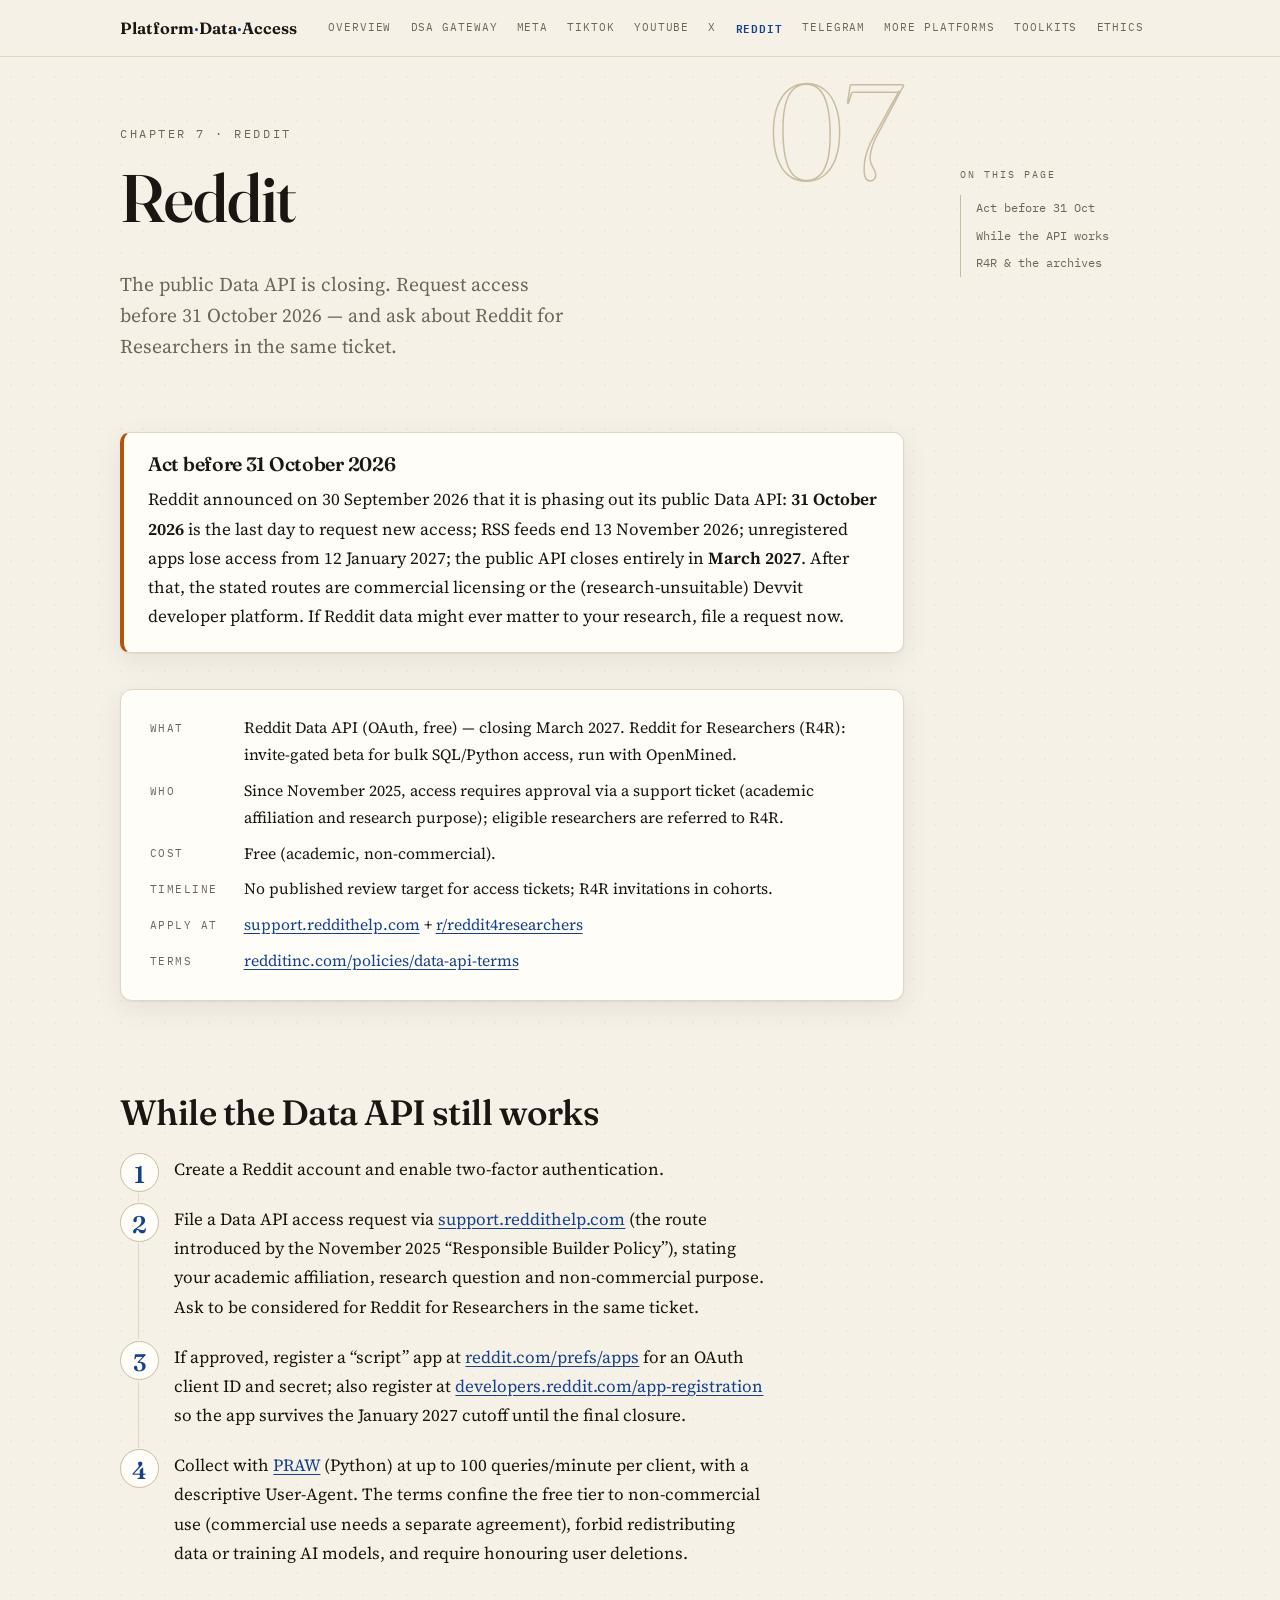
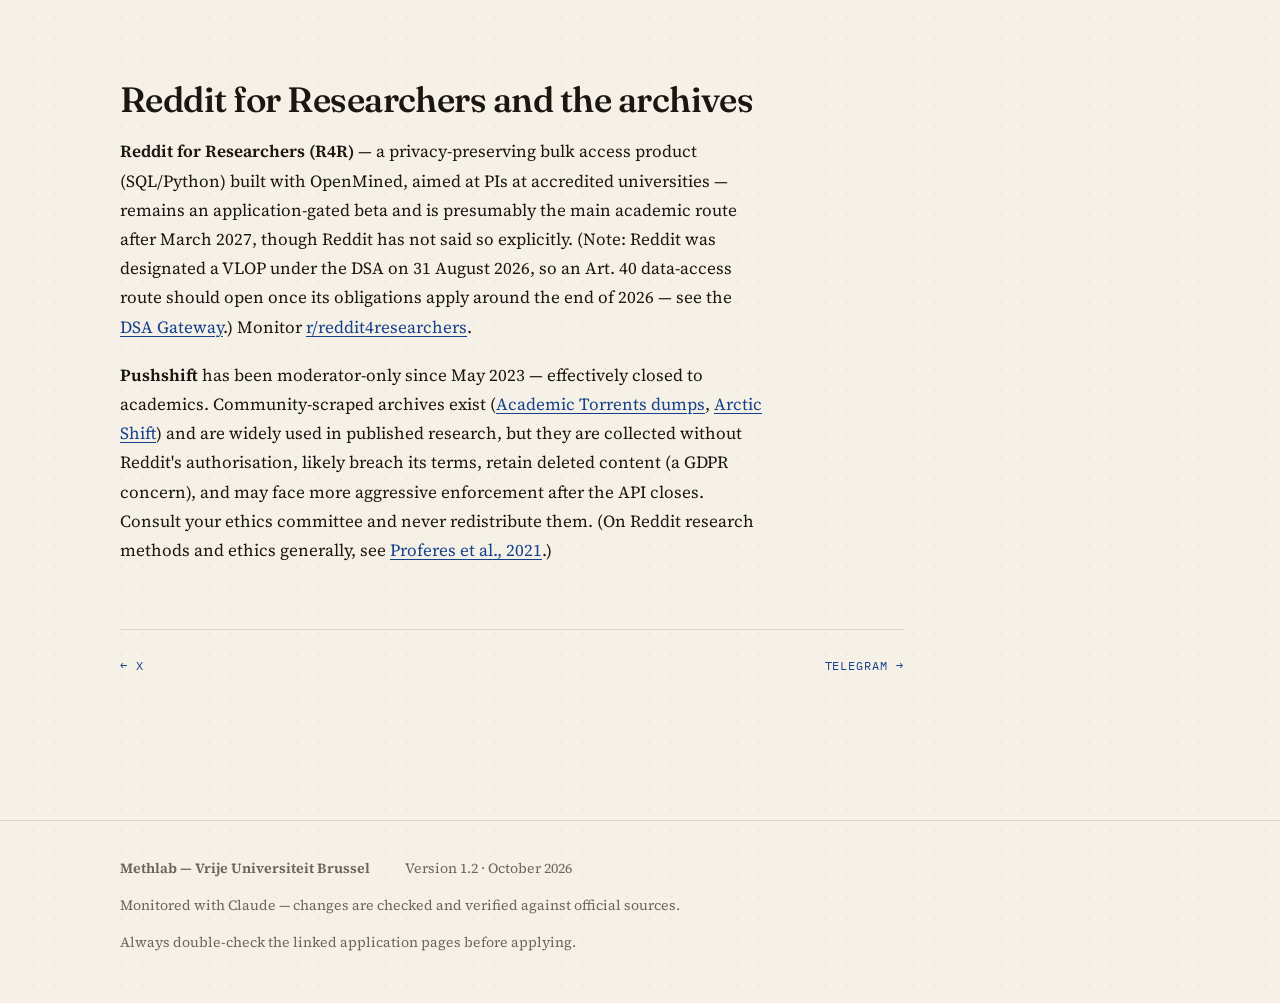
<file: reddit.html>
<!doctype html>
<html lang="en">
<head>
<meta charset="utf-8">
<meta name="viewport" content="width=device-width, initial-scale=1">
<title>Reddit — Platform Data Access</title>
<meta name="description" content="Reddit's public Data API closes in March 2027: how to request access before 31 October 2026, Reddit for Researchers, and the archives.">
<link rel="canonical" href="https://imec-smit-methlab.github.io/platform-data-access/reddit.html">
<meta property="og:type" content="website">
<meta property="og:site_name" content="Platform Data Access">
<meta property="og:title" content="Reddit — Platform Data Access">
<meta property="og:description" content="Reddit's public Data API closes in March 2027: how to request access before 31 October 2026, Reddit for Researchers, and the archives.">
<meta property="og:url" content="https://imec-smit-methlab.github.io/platform-data-access/reddit.html">
<meta property="og:image" content="https://imec-smit-methlab.github.io/platform-data-access/og-card.png">
<meta name="twitter:card" content="summary_large_image">
<link rel="icon" href="favicon.svg" type="image/svg+xml">
<link rel="preconnect" href="https://fonts.googleapis.com">
<link rel="preconnect" href="https://fonts.gstatic.com" crossorigin>
<link href="https://fonts.googleapis.com/css2?family=Fraunces:opsz,wght@9..144,300..700&amp;family=Source+Serif+4:ital,opsz,wght@0,8..60,400..700;1,8..60,400..700&amp;family=IBM+Plex+Mono:wght@400;600&amp;display=swap" rel="stylesheet">
<link rel="stylesheet" href="styles.css">
</head>
<body>
<a class="skip" href="#main">Skip to content</a>
<header class="topbar">
  <div class="wrap">
    <a class="brand" href="index.html">Platform<span>·</span>Data<span>·</span>Access</a>
    <nav class="sitenav" aria-label="Site">
        <a href="index.html">Overview</a>
        <a href="dsa.html">DSA Gateway</a>
        <a href="meta.html">Meta</a>
        <a href="tiktok.html">TikTok</a>
        <a href="youtube.html">YouTube</a>
        <a href="x.html">X</a>
        <a href="reddit.html" aria-current="page">Reddit</a>
        <a href="telegram.html">Telegram</a>
        <a href="more.html">More Platforms</a>
        <a href="toolkit.html">Toolkits</a>
        <a href="ethics.html">Ethics</a>
        <a href="references.html">References</a>
    </nav>
  </div>
</header>
<main id="main">
<div class="wrap pagegrid">
  <article>
    <section class="chapterhead">
      <span class="bignum" aria-hidden="true">07</span>
      <p class="kicker fade-in">Chapter 7 · Reddit</p>
      <h1 class="fade-in d1">Reddit</h1>
      <p class="lede fade-in d2">The public Data API is closing. Request access before 31 October 2026 — and ask about Reddit for Researchers in the same ticket.</p>
    </section>

<section>
  <div class="callout urgent" id="act">
    <h3>Act before 31 October 2026</h3>
    <p>Reddit announced on 30 September 2026 that it is phasing out its public Data API: <strong>31 October 2026</strong> is the last day to request new access; RSS feeds end 13 November 2026; unregistered apps lose access from 12 January 2027; the public API closes entirely in <strong>March 2027</strong>. After that, the stated routes are commercial licensing or the (research-unsuitable) Devvit developer platform. If Reddit data might ever matter to your research, file a request now.</p>
  </div>
  <dl class="factsheet">
    <dt>What</dt><dd>Reddit Data API (OAuth, free) — closing March 2027. Reddit for Researchers (R4R): invite-gated beta for bulk SQL/Python access, run with OpenMined.</dd>
    <dt>Who</dt><dd>Since November 2025, access requires approval via a support ticket (academic affiliation and research purpose); eligible researchers are referred to R4R.</dd>
    <dt>Cost</dt><dd>Free (academic, non-commercial).</dd>
    <dt>Timeline</dt><dd>No published review target for access tickets; R4R invitations in cohorts.</dd>
    <dt>Apply at</dt><dd><a href="https://support.reddithelp.com" target="_blank" rel="noopener">support.reddithelp.com</a> + <a href="https://www.reddit.com/r/reddit4researchers/" target="_blank" rel="noopener">r/reddit4researchers</a></dd>
    <dt>Terms</dt><dd><a href="https://www.redditinc.com/policies/data-api-terms" target="_blank" rel="noopener">redditinc.com/policies/data-api-terms</a></dd>
  </dl>
</section>
<section class="prose">
  <h2 id="while">While the Data API still works</h2>
  <ol class="steps">
    <li>Create a Reddit account and enable two-factor authentication.</li>
    <li>File a Data API access request via <a href="https://support.reddithelp.com" target="_blank" rel="noopener">support.reddithelp.com</a> (the route introduced by the November 2025 &ldquo;Responsible Builder Policy&rdquo;), stating your academic affiliation, research question and non-commercial purpose. Ask to be considered for Reddit for Researchers in the same ticket.</li>
    <li>If approved, register a &ldquo;script&rdquo; app at <a href="https://www.reddit.com/prefs/apps" target="_blank" rel="noopener">reddit.com/prefs/apps</a> for an OAuth client ID and secret; also register at <a href="https://developers.reddit.com/app-registration" target="_blank" rel="noopener">developers.reddit.com/app-registration</a> so the app survives the January 2027 cutoff until the final closure.</li>
    <li>Collect with <a href="https://praw.readthedocs.io" target="_blank" rel="noopener">PRAW</a> (Python) at up to 100 queries/minute per client, with a descriptive User-Agent. The terms confine the free tier to non-commercial use (commercial use needs a separate agreement), forbid redistributing data or training AI models, and require honouring user deletions.</li>
  </ol>

  <h2 id="r4r">Reddit for Researchers and the archives</h2>
  <p><strong>Reddit for Researchers (R4R)</strong> — a privacy-preserving bulk access product (SQL/Python) built with OpenMined, aimed at PIs at accredited universities — remains an application-gated beta and is presumably the main academic route after March 2027, though Reddit has not said so explicitly. (Note: Reddit was designated a VLOP under the DSA on 31 August 2026, so an Art. 40 data-access route should open once its obligations apply around the end of 2026 — see the <a href="dsa.html">DSA Gateway</a>.) Monitor <a href="https://www.reddit.com/r/reddit4researchers/" target="_blank" rel="noopener">r/reddit4researchers</a>.</p>
  <p><strong>Pushshift</strong> has been moderator-only since May 2023 — effectively closed to academics. Community-scraped archives exist (<a href="https://academictorrents.com" target="_blank" rel="noopener">Academic Torrents dumps</a>, <a href="https://github.com/ArthurHeitmann/arctic_shift" target="_blank" rel="noopener">Arctic Shift</a>) and are widely used in published research, but they are collected without Reddit's authorisation, likely breach its terms, retain deleted content (a GDPR concern), and may face more aggressive enforcement after the API closes. Consult your ethics committee and never redistribute them. (On Reddit research methods and ethics generally, see <a href="references.html#proferes">Proferes et al., 2021</a>.)</p>
</section>

    <div class="pager"><a href="x.html">&larr; X</a><a href="telegram.html">Telegram &rarr;</a></div>
  </article>
  <aside class="sidetoc" aria-label="On this page">
    <p class="toct">On this page</p>
    <ol>
      <li><a href="#act">Act before 31 Oct</a></li>
      <li><a href="#while">While the API works</a></li>
      <li><a href="#r4r">R4R &amp; the archives</a></li>
    </ol>
  </aside>
</div>
</main>
<footer>
  <div class="wrap">
    <span><strong>Methlab — Vrije Universiteit Brussel</strong></span>
    <span>Version 1.2 · October 2026</span>
    <span>Monitored with Claude — changes are checked and verified against official sources.</span>
    <span>Always double-check the linked application pages before applying.</span>
  </div>
</footer>
<script>document.querySelector('.sitenav [aria-current]')?.scrollIntoView({inline:'center',block:'nearest'});</script>
</body>
</html>
</file>
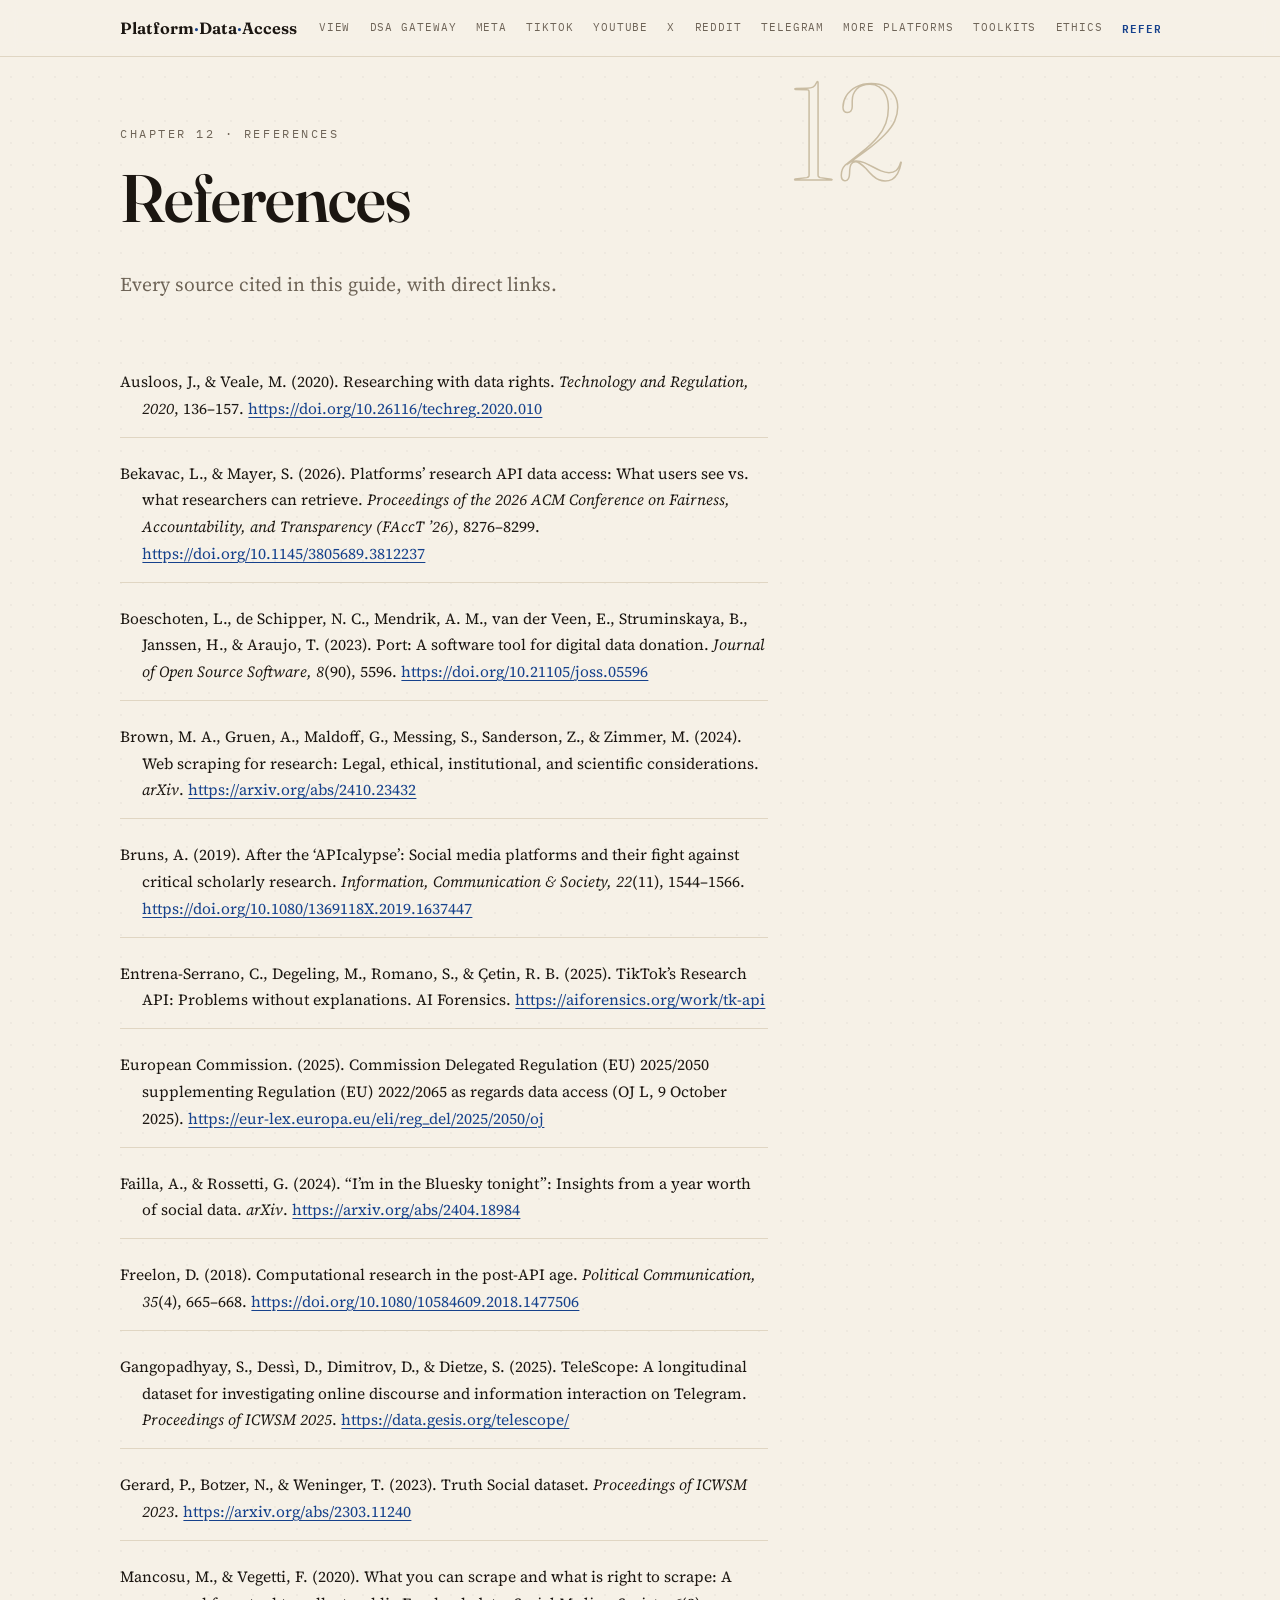
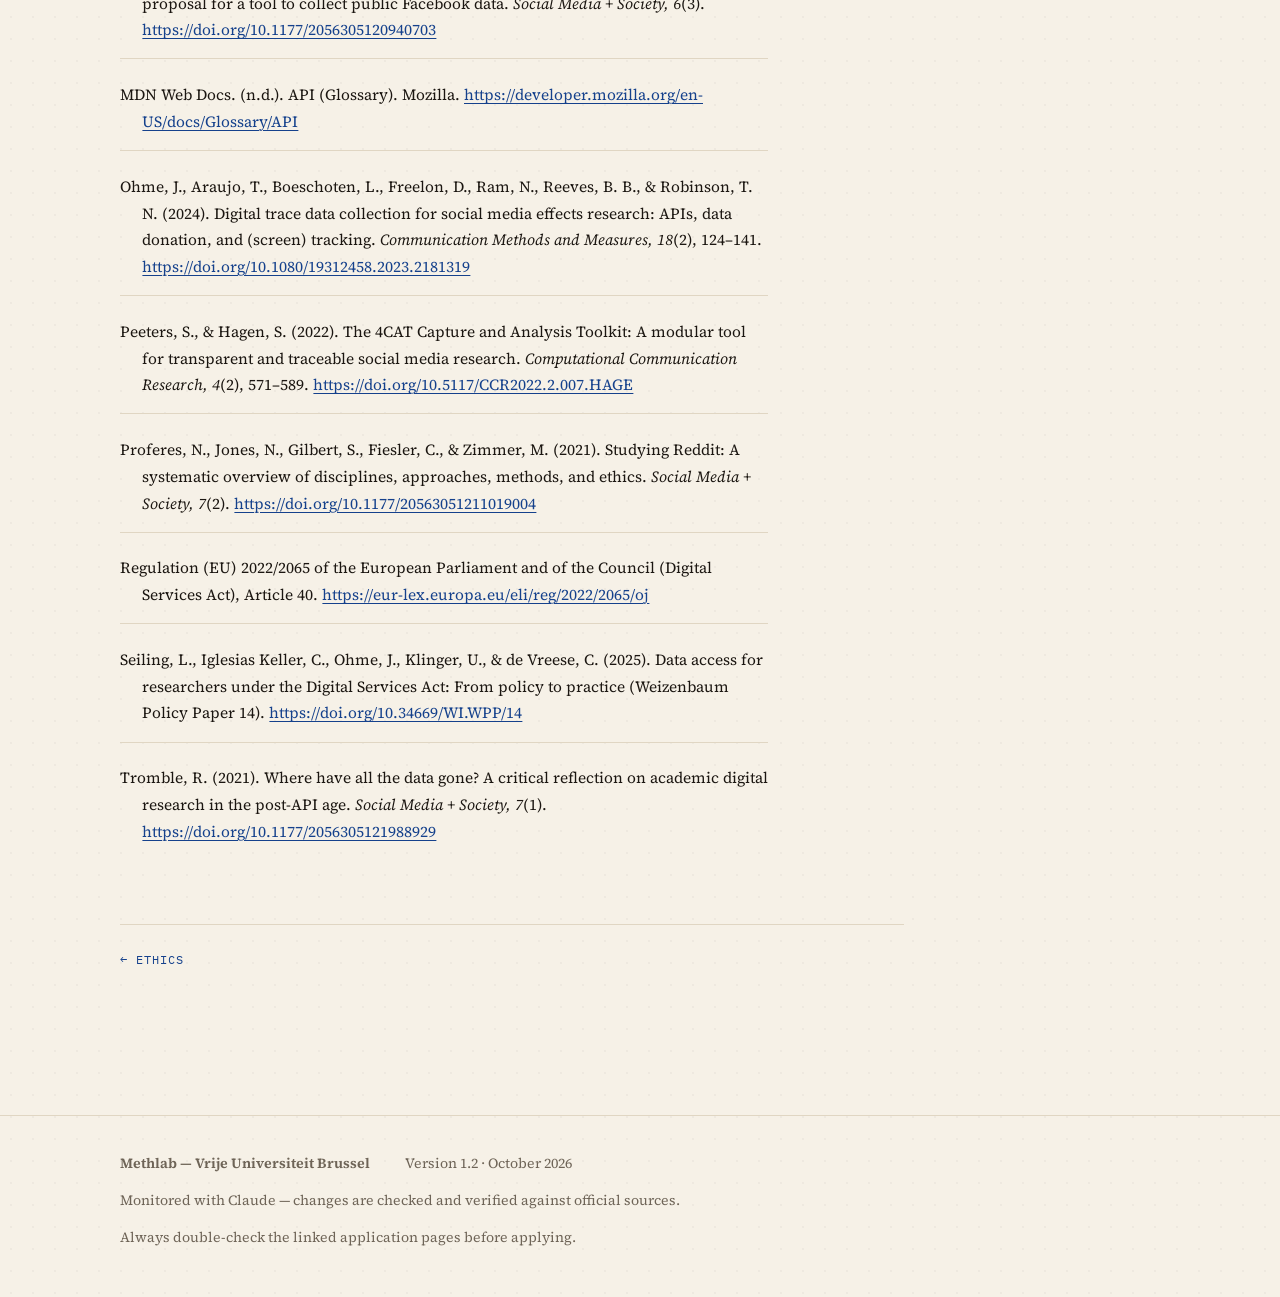
<file: references.html>
<!doctype html>
<html lang="en">
<head>
<meta charset="utf-8">
<meta name="viewport" content="width=device-width, initial-scale=1">
<title>References — Platform Data Access</title>
<meta name="description" content="Full reference list for the Methlab platform data access guide.">
<link rel="canonical" href="https://imec-smit-methlab.github.io/platform-data-access/references.html">
<meta property="og:type" content="website">
<meta property="og:site_name" content="Platform Data Access">
<meta property="og:title" content="References — Platform Data Access">
<meta property="og:description" content="Full reference list for the Methlab platform data access guide.">
<meta property="og:url" content="https://imec-smit-methlab.github.io/platform-data-access/references.html">
<meta property="og:image" content="https://imec-smit-methlab.github.io/platform-data-access/og-card.png">
<meta name="twitter:card" content="summary_large_image">
<link rel="icon" href="favicon.svg" type="image/svg+xml">
<link rel="preconnect" href="https://fonts.googleapis.com">
<link rel="preconnect" href="https://fonts.gstatic.com" crossorigin>
<link href="https://fonts.googleapis.com/css2?family=Fraunces:opsz,wght@9..144,300..700&amp;family=Source+Serif+4:ital,opsz,wght@0,8..60,400..700;1,8..60,400..700&amp;family=IBM+Plex+Mono:wght@400;600&amp;display=swap" rel="stylesheet">
<link rel="stylesheet" href="styles.css">
</head>
<body>
<a class="skip" href="#main">Skip to content</a>
<header class="topbar">
  <div class="wrap">
    <a class="brand" href="index.html">Platform<span>·</span>Data<span>·</span>Access</a>
    <nav class="sitenav" aria-label="Site">
        <a href="index.html">Overview</a>
        <a href="dsa.html">DSA Gateway</a>
        <a href="meta.html">Meta</a>
        <a href="tiktok.html">TikTok</a>
        <a href="youtube.html">YouTube</a>
        <a href="x.html">X</a>
        <a href="reddit.html">Reddit</a>
        <a href="telegram.html">Telegram</a>
        <a href="more.html">More Platforms</a>
        <a href="toolkit.html">Toolkits</a>
        <a href="ethics.html">Ethics</a>
        <a href="references.html" aria-current="page">References</a>
    </nav>
  </div>
</header>
<main id="main">
<div class="wrap pagegrid">
  <article>
    <section class="chapterhead">
      <span class="bignum" aria-hidden="true">12</span>
      <p class="kicker fade-in">Chapter 12 · References</p>
      <h1 class="fade-in d1">References</h1>
      <p class="lede fade-in d2">Every source cited in this guide, with direct links.</p>
    </section>

<section class="prose">
  <ol class="reflist">
    <li id="ausloos">Ausloos, J., &amp; Veale, M. (2020). Researching with data rights. <em>Technology and Regulation, 2020</em>, 136&ndash;157. <a href="https://doi.org/10.26116/techreg.2020.010" target="_blank" rel="noopener">https://doi.org/10.26116/techreg.2020.010</a></li>
    <li id="bekavac">Bekavac, L., &amp; Mayer, S. (2026). Platforms&rsquo; research API data access: What users see vs. what researchers can retrieve. <em>Proceedings of the 2026 ACM Conference on Fairness, Accountability, and Transparency (FAccT &rsquo;26)</em>, 8276&ndash;8299. <a href="https://doi.org/10.1145/3805689.3812237" target="_blank" rel="noopener">https://doi.org/10.1145/3805689.3812237</a></li>
    <li id="boeschoten">Boeschoten, L., de Schipper, N. C., Mendrik, A. M., van der Veen, E., Struminskaya, B., Janssen, H., &amp; Araujo, T. (2023). Port: A software tool for digital data donation. <em>Journal of Open Source Software, 8</em>(90), 5596. <a href="https://doi.org/10.21105/joss.05596" target="_blank" rel="noopener">https://doi.org/10.21105/joss.05596</a></li>
    <li id="brown">Brown, M. A., Gruen, A., Maldoff, G., Messing, S., Sanderson, Z., &amp; Zimmer, M. (2024). Web scraping for research: Legal, ethical, institutional, and scientific considerations. <em>arXiv</em>. <a href="https://arxiv.org/abs/2410.23432" target="_blank" rel="noopener">https://arxiv.org/abs/2410.23432</a></li>
    <li id="bruns">Bruns, A. (2019). After the &lsquo;APIcalypse&rsquo;: Social media platforms and their fight against critical scholarly research. <em>Information, Communication &amp; Society, 22</em>(11), 1544&ndash;1566. <a href="https://doi.org/10.1080/1369118X.2019.1637447" target="_blank" rel="noopener">https://doi.org/10.1080/1369118X.2019.1637447</a></li>
    <li id="entrena">Entrena-Serrano, C., Degeling, M., Romano, S., &amp; &Ccedil;etin, R. B. (2025). TikTok&rsquo;s Research API: Problems without explanations. AI Forensics. <a href="https://aiforensics.org/work/tk-api" target="_blank" rel="noopener">https://aiforensics.org/work/tk-api</a></li>
    <li id="dr2050">European Commission. (2025). Commission Delegated Regulation (EU) 2025/2050 supplementing Regulation (EU) 2022/2065 as regards data access (OJ L, 9 October 2025). <a href="https://eur-lex.europa.eu/eli/reg_del/2025/2050/oj" target="_blank" rel="noopener">https://eur-lex.europa.eu/eli/reg_del/2025/2050/oj</a></li>
    <li id="failla">Failla, A., &amp; Rossetti, G. (2024). &ldquo;I&rsquo;m in the Bluesky tonight&rdquo;: Insights from a year worth of social data. <em>arXiv</em>. <a href="https://arxiv.org/abs/2404.18984" target="_blank" rel="noopener">https://arxiv.org/abs/2404.18984</a></li>
    <li id="freelon">Freelon, D. (2018). Computational research in the post-API age. <em>Political Communication, 35</em>(4), 665&ndash;668. <a href="https://doi.org/10.1080/10584609.2018.1477506" target="_blank" rel="noopener">https://doi.org/10.1080/10584609.2018.1477506</a></li>
    <li id="telescope">Gangopadhyay, S., Dess&igrave;, D., Dimitrov, D., &amp; Dietze, S. (2025). TeleScope: A longitudinal dataset for investigating online discourse and information interaction on Telegram. <em>Proceedings of ICWSM 2025</em>. <a href="https://data.gesis.org/telescope/" target="_blank" rel="noopener">https://data.gesis.org/telescope/</a></li>
    <li id="gerard">Gerard, P., Botzer, N., &amp; Weninger, T. (2023). Truth Social dataset. <em>Proceedings of ICWSM 2023</em>. <a href="https://arxiv.org/abs/2303.11240" target="_blank" rel="noopener">https://arxiv.org/abs/2303.11240</a></li>
    <li id="mancosu">Mancosu, M., &amp; Vegetti, F. (2020). What you can scrape and what is right to scrape: A proposal for a tool to collect public Facebook data. <em>Social Media + Society, 6</em>(3). <a href="https://doi.org/10.1177/2056305120940703" target="_blank" rel="noopener">https://doi.org/10.1177/2056305120940703</a></li>
    <li id="mdn">MDN Web Docs. (n.d.). API (Glossary). Mozilla. <a href="https://developer.mozilla.org/en-US/docs/Glossary/API" target="_blank" rel="noopener">https://developer.mozilla.org/en-US/docs/Glossary/API</a></li>
    <li id="ohme">Ohme, J., Araujo, T., Boeschoten, L., Freelon, D., Ram, N., Reeves, B. B., &amp; Robinson, T. N. (2024). Digital trace data collection for social media effects research: APIs, data donation, and (screen) tracking. <em>Communication Methods and Measures, 18</em>(2), 124&ndash;141. <a href="https://doi.org/10.1080/19312458.2023.2181319" target="_blank" rel="noopener">https://doi.org/10.1080/19312458.2023.2181319</a></li>
    <li id="peeters">Peeters, S., &amp; Hagen, S. (2022). The 4CAT Capture and Analysis Toolkit: A modular tool for transparent and traceable social media research. <em>Computational Communication Research, 4</em>(2), 571&ndash;589. <a href="https://doi.org/10.5117/CCR2022.2.007.HAGE" target="_blank" rel="noopener">https://doi.org/10.5117/CCR2022.2.007.HAGE</a></li>
    <li id="proferes">Proferes, N., Jones, N., Gilbert, S., Fiesler, C., &amp; Zimmer, M. (2021). Studying Reddit: A systematic overview of disciplines, approaches, methods, and ethics. <em>Social Media + Society, 7</em>(2). <a href="https://doi.org/10.1177/20563051211019004" target="_blank" rel="noopener">https://doi.org/10.1177/20563051211019004</a></li>
    <li id="dsa">Regulation (EU) 2022/2065 of the European Parliament and of the Council (Digital Services Act), Article 40. <a href="https://eur-lex.europa.eu/eli/reg/2022/2065/oj" target="_blank" rel="noopener">https://eur-lex.europa.eu/eli/reg/2022/2065/oj</a></li>
    <li id="seiling">Seiling, L., Iglesias Keller, C., Ohme, J., Klinger, U., &amp; de Vreese, C. (2025). Data access for researchers under the Digital Services Act: From policy to practice (Weizenbaum Policy Paper 14). <a href="https://doi.org/10.34669/WI.WPP/14" target="_blank" rel="noopener">https://doi.org/10.34669/WI.WPP/14</a></li>
    <li id="tromble">Tromble, R. (2021). Where have all the data gone? A critical reflection on academic digital research in the post-API age. <em>Social Media + Society, 7</em>(1). <a href="https://doi.org/10.1177/2056305121988929" target="_blank" rel="noopener">https://doi.org/10.1177/2056305121988929</a></li>
  </ol>
</section>

    <div class="pager"><a href="ethics.html">&larr; Ethics</a><span></span></div>
  </article>
  
</div>
</main>
<footer>
  <div class="wrap">
    <span><strong>Methlab — Vrije Universiteit Brussel</strong></span>
    <span>Version 1.2 · October 2026</span>
    <span>Monitored with Claude — changes are checked and verified against official sources.</span>
    <span>Always double-check the linked application pages before applying.</span>
  </div>
</footer>
<script>document.querySelector('.sitenav [aria-current]')?.scrollIntoView({inline:'center',block:'nearest'});</script>
</body>
</html>
</file>
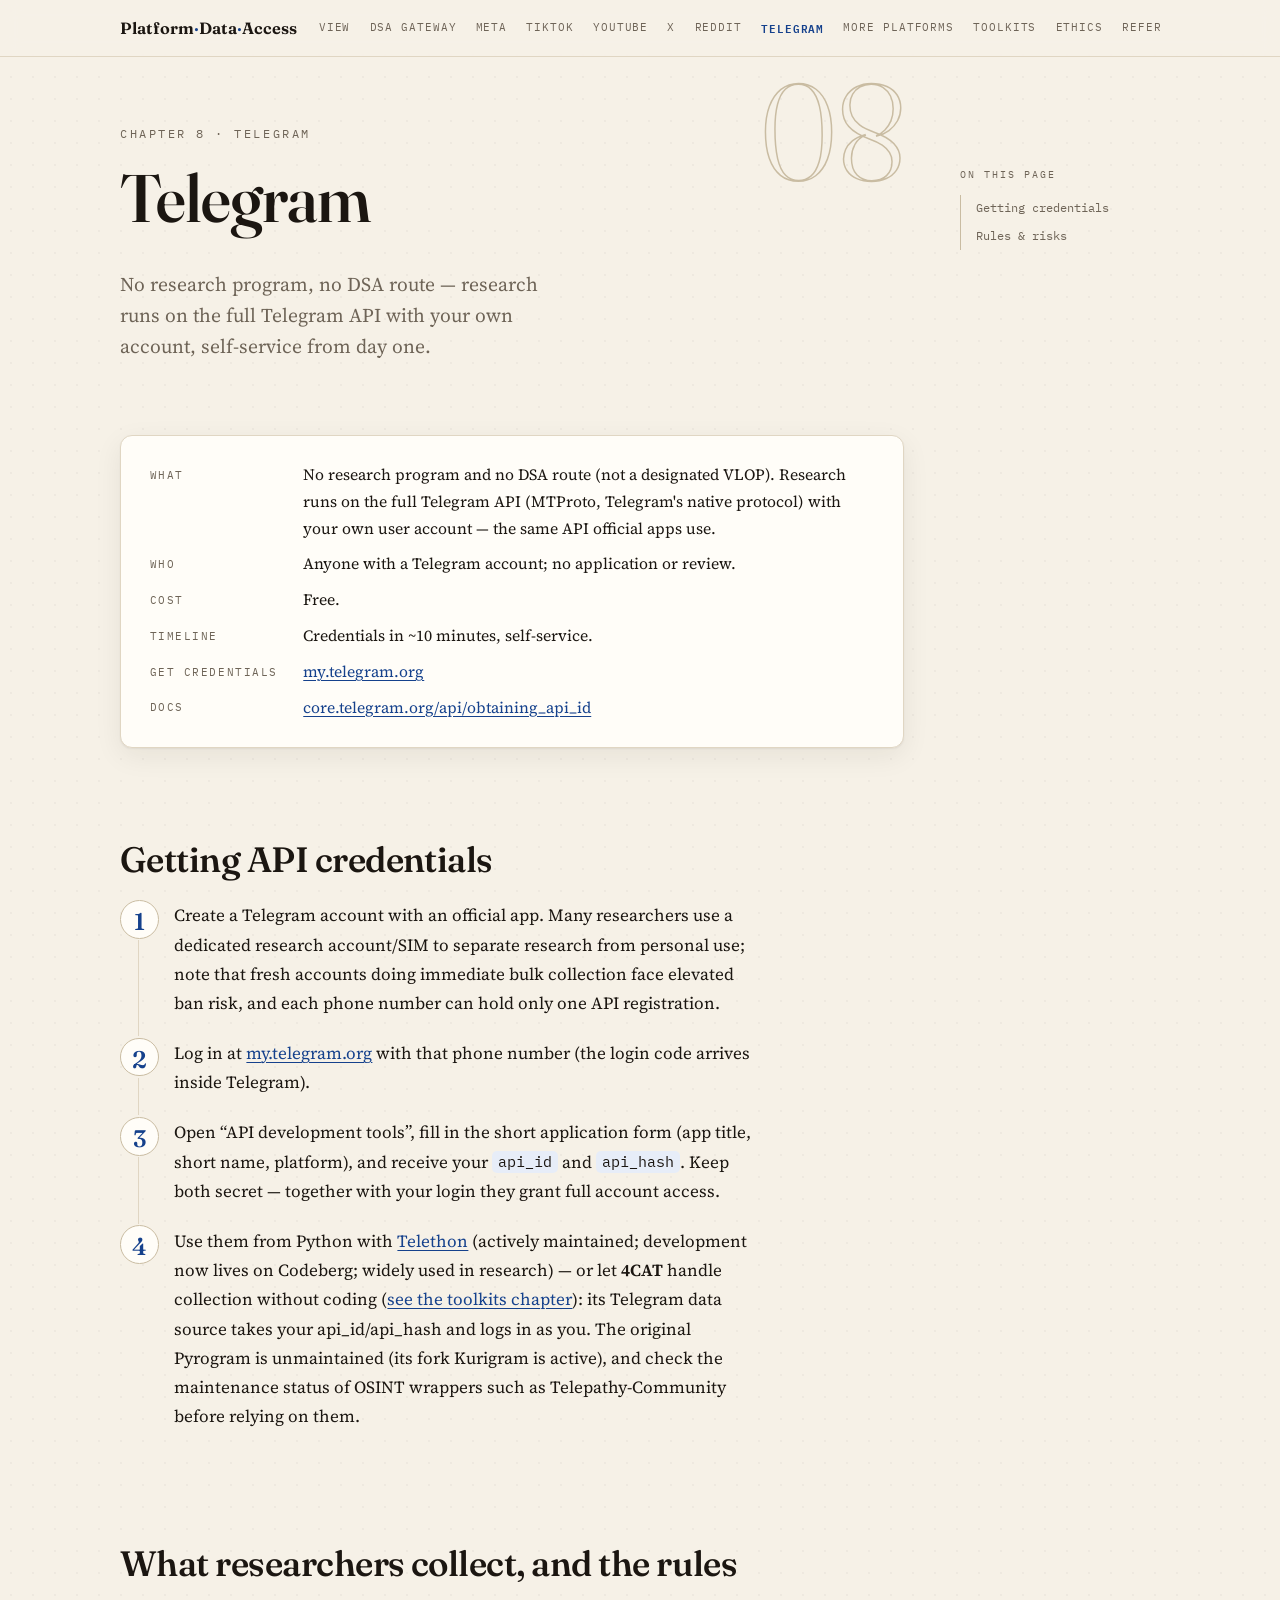
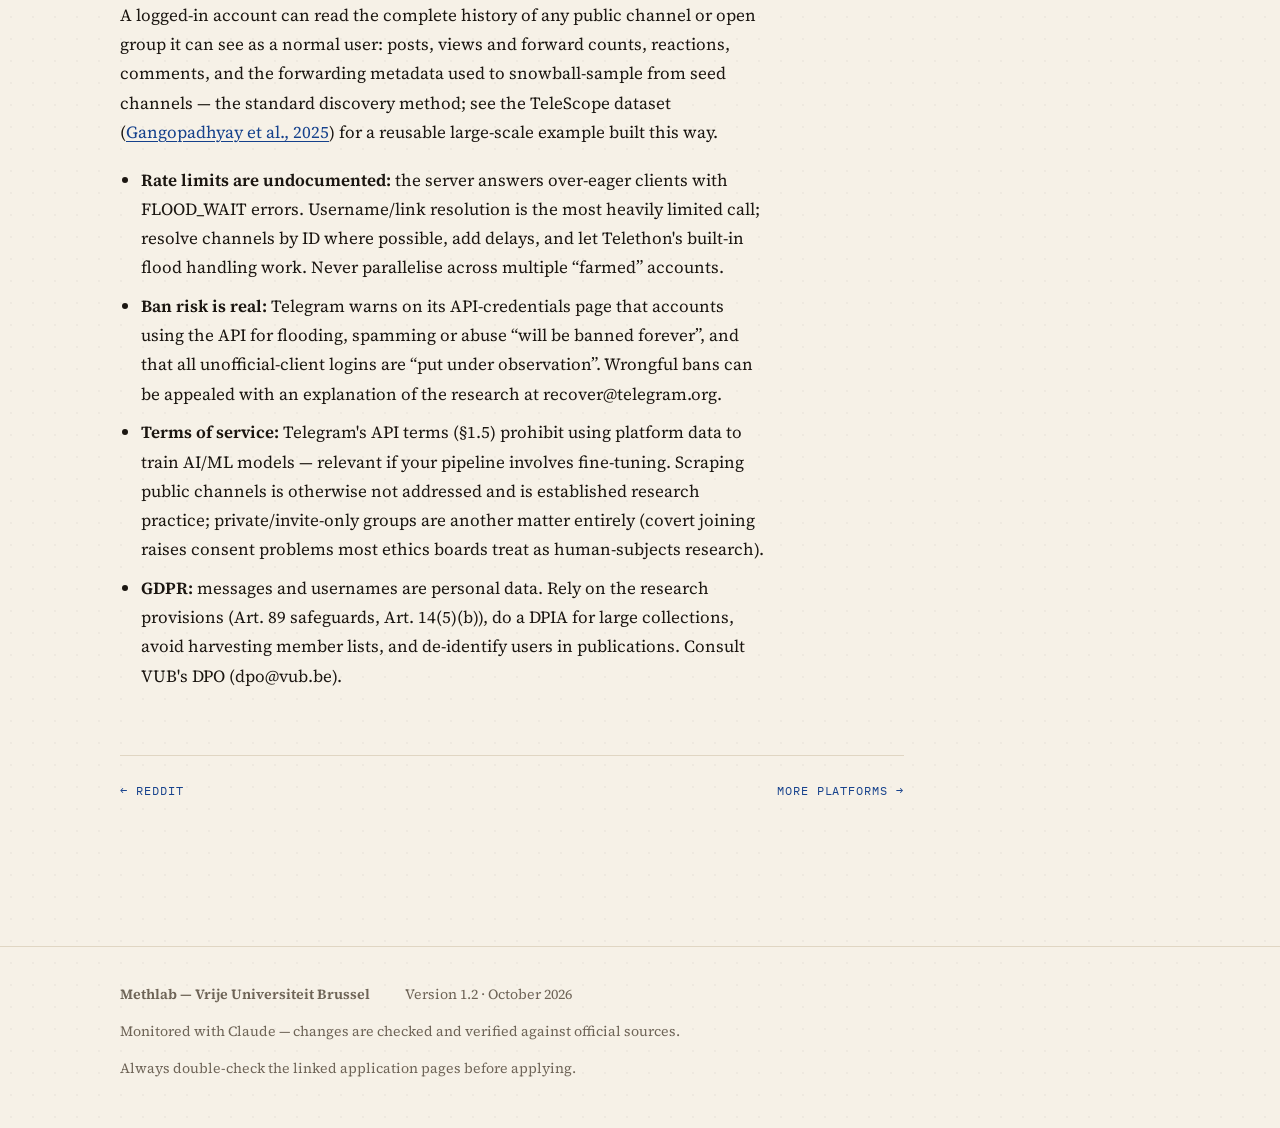
<file: telegram.html>
<!doctype html>
<html lang="en">
<head>
<meta charset="utf-8">
<meta name="viewport" content="width=device-width, initial-scale=1">
<title>Telegram — Platform Data Access</title>
<meta name="description" content="Researching Telegram with the MTProto API: getting api_id and api_hash, rate limits, ban risk and the rules.">
<link rel="canonical" href="https://imec-smit-methlab.github.io/platform-data-access/telegram.html">
<meta property="og:type" content="website">
<meta property="og:site_name" content="Platform Data Access">
<meta property="og:title" content="Telegram — Platform Data Access">
<meta property="og:description" content="Researching Telegram with the MTProto API: getting api_id and api_hash, rate limits, ban risk and the rules.">
<meta property="og:url" content="https://imec-smit-methlab.github.io/platform-data-access/telegram.html">
<meta property="og:image" content="https://imec-smit-methlab.github.io/platform-data-access/og-card.png">
<meta name="twitter:card" content="summary_large_image">
<link rel="icon" href="favicon.svg" type="image/svg+xml">
<link rel="preconnect" href="https://fonts.googleapis.com">
<link rel="preconnect" href="https://fonts.gstatic.com" crossorigin>
<link href="https://fonts.googleapis.com/css2?family=Fraunces:opsz,wght@9..144,300..700&amp;family=Source+Serif+4:ital,opsz,wght@0,8..60,400..700;1,8..60,400..700&amp;family=IBM+Plex+Mono:wght@400;600&amp;display=swap" rel="stylesheet">
<link rel="stylesheet" href="styles.css">
</head>
<body>
<a class="skip" href="#main">Skip to content</a>
<header class="topbar">
  <div class="wrap">
    <a class="brand" href="index.html">Platform<span>·</span>Data<span>·</span>Access</a>
    <nav class="sitenav" aria-label="Site">
        <a href="index.html">Overview</a>
        <a href="dsa.html">DSA Gateway</a>
        <a href="meta.html">Meta</a>
        <a href="tiktok.html">TikTok</a>
        <a href="youtube.html">YouTube</a>
        <a href="x.html">X</a>
        <a href="reddit.html">Reddit</a>
        <a href="telegram.html" aria-current="page">Telegram</a>
        <a href="more.html">More Platforms</a>
        <a href="toolkit.html">Toolkits</a>
        <a href="ethics.html">Ethics</a>
        <a href="references.html">References</a>
    </nav>
  </div>
</header>
<main id="main">
<div class="wrap pagegrid">
  <article>
    <section class="chapterhead">
      <span class="bignum" aria-hidden="true">08</span>
      <p class="kicker fade-in">Chapter 8 · Telegram</p>
      <h1 class="fade-in d1">Telegram</h1>
      <p class="lede fade-in d2">No research program, no DSA route — research runs on the full Telegram API with your own account, self-service from day one.</p>
    </section>

<section>
  <dl class="factsheet">
    <dt>What</dt><dd>No research program and no DSA route (not a designated VLOP). Research runs on the full Telegram API (MTProto, Telegram's native protocol) with your own user account — the same API official apps use.</dd>
    <dt>Who</dt><dd>Anyone with a Telegram account; no application or review.</dd>
    <dt>Cost</dt><dd>Free.</dd>
    <dt>Timeline</dt><dd>Credentials in ~10 minutes, self-service.</dd>
    <dt>Get credentials</dt><dd><a href="https://my.telegram.org" target="_blank" rel="noopener">my.telegram.org</a></dd>
    <dt>Docs</dt><dd><a href="https://core.telegram.org/api/obtaining_api_id" target="_blank" rel="noopener">core.telegram.org/api/obtaining_api_id</a></dd>
  </dl>
</section>
<section class="prose">
  <h2 id="creds">Getting API credentials</h2>
  <ol class="steps">
    <li>Create a Telegram account with an official app. Many researchers use a dedicated research account/SIM to separate research from personal use; note that fresh accounts doing immediate bulk collection face elevated ban risk, and each phone number can hold only one API registration.</li>
    <li>Log in at <a href="https://my.telegram.org" target="_blank" rel="noopener">my.telegram.org</a> with that phone number (the login code arrives inside Telegram).</li>
    <li>Open &ldquo;API development tools&rdquo;, fill in the short application form (app title, short name, platform), and receive your <code>api_id</code> and <code>api_hash</code>. Keep both secret — together with your login they grant full account access.</li>
    <li>Use them from Python with <a href="https://docs.telethon.dev" target="_blank" rel="noopener">Telethon</a> (actively maintained; development now lives on Codeberg; widely used in research) — or let <strong>4CAT</strong> handle collection without coding (<a href="toolkit.html">see the toolkits chapter</a>): its Telegram data source takes your api_id/api_hash and logs in as you. The original Pyrogram is unmaintained (its fork Kurigram is active), and check the maintenance status of OSINT wrappers such as Telepathy-Community before relying on them.</li>
  </ol>

  <h2 id="rules">What researchers collect, and the rules</h2>
  <p>A logged-in account can read the complete history of any public channel or open group it can see as a normal user: posts, views and forward counts, reactions, comments, and the forwarding metadata used to snowball-sample from seed channels — the standard discovery method; see the TeleScope dataset (<a href="references.html#telescope">Gangopadhyay et al., 2025</a>) for a reusable large-scale example built this way.</p>
  <ul>
    <li><strong>Rate limits are undocumented:</strong> the server answers over-eager clients with FLOOD_WAIT errors. Username/link resolution is the most heavily limited call; resolve channels by ID where possible, add delays, and let Telethon's built-in flood handling work. Never parallelise across multiple &ldquo;farmed&rdquo; accounts.</li>
    <li><strong>Ban risk is real:</strong> Telegram warns on its API-credentials page that accounts using the API for flooding, spamming or abuse &ldquo;will be banned forever&rdquo;, and that all unofficial-client logins are &ldquo;put under observation&rdquo;. Wrongful bans can be appealed with an explanation of the research at recover@telegram.org.</li>
    <li><strong>Terms of service:</strong> Telegram's API terms (&sect;1.5) prohibit using platform data to train AI/ML models — relevant if your pipeline involves fine-tuning. Scraping public channels is otherwise not addressed and is established research practice; private/invite-only groups are another matter entirely (covert joining raises consent problems most ethics boards treat as human-subjects research).</li>
    <li><strong>GDPR:</strong> messages and usernames are personal data. Rely on the research provisions (Art. 89 safeguards, Art. 14(5)(b)), do a DPIA for large collections, avoid harvesting member lists, and de-identify users in publications. Consult VUB's DPO (dpo@vub.be).</li>
  </ul>
</section>

    <div class="pager"><a href="reddit.html">&larr; Reddit</a><a href="more.html">More Platforms &rarr;</a></div>
  </article>
  <aside class="sidetoc" aria-label="On this page">
    <p class="toct">On this page</p>
    <ol>
      <li><a href="#creds">Getting credentials</a></li>
      <li><a href="#rules">Rules &amp; risks</a></li>
    </ol>
  </aside>
</div>
</main>
<footer>
  <div class="wrap">
    <span><strong>Methlab — Vrije Universiteit Brussel</strong></span>
    <span>Version 1.2 · October 2026</span>
    <span>Monitored with Claude — changes are checked and verified against official sources.</span>
    <span>Always double-check the linked application pages before applying.</span>
  </div>
</footer>
<script>document.querySelector('.sitenav [aria-current]')?.scrollIntoView({inline:'center',block:'nearest'});</script>
</body>
</html>
</file>
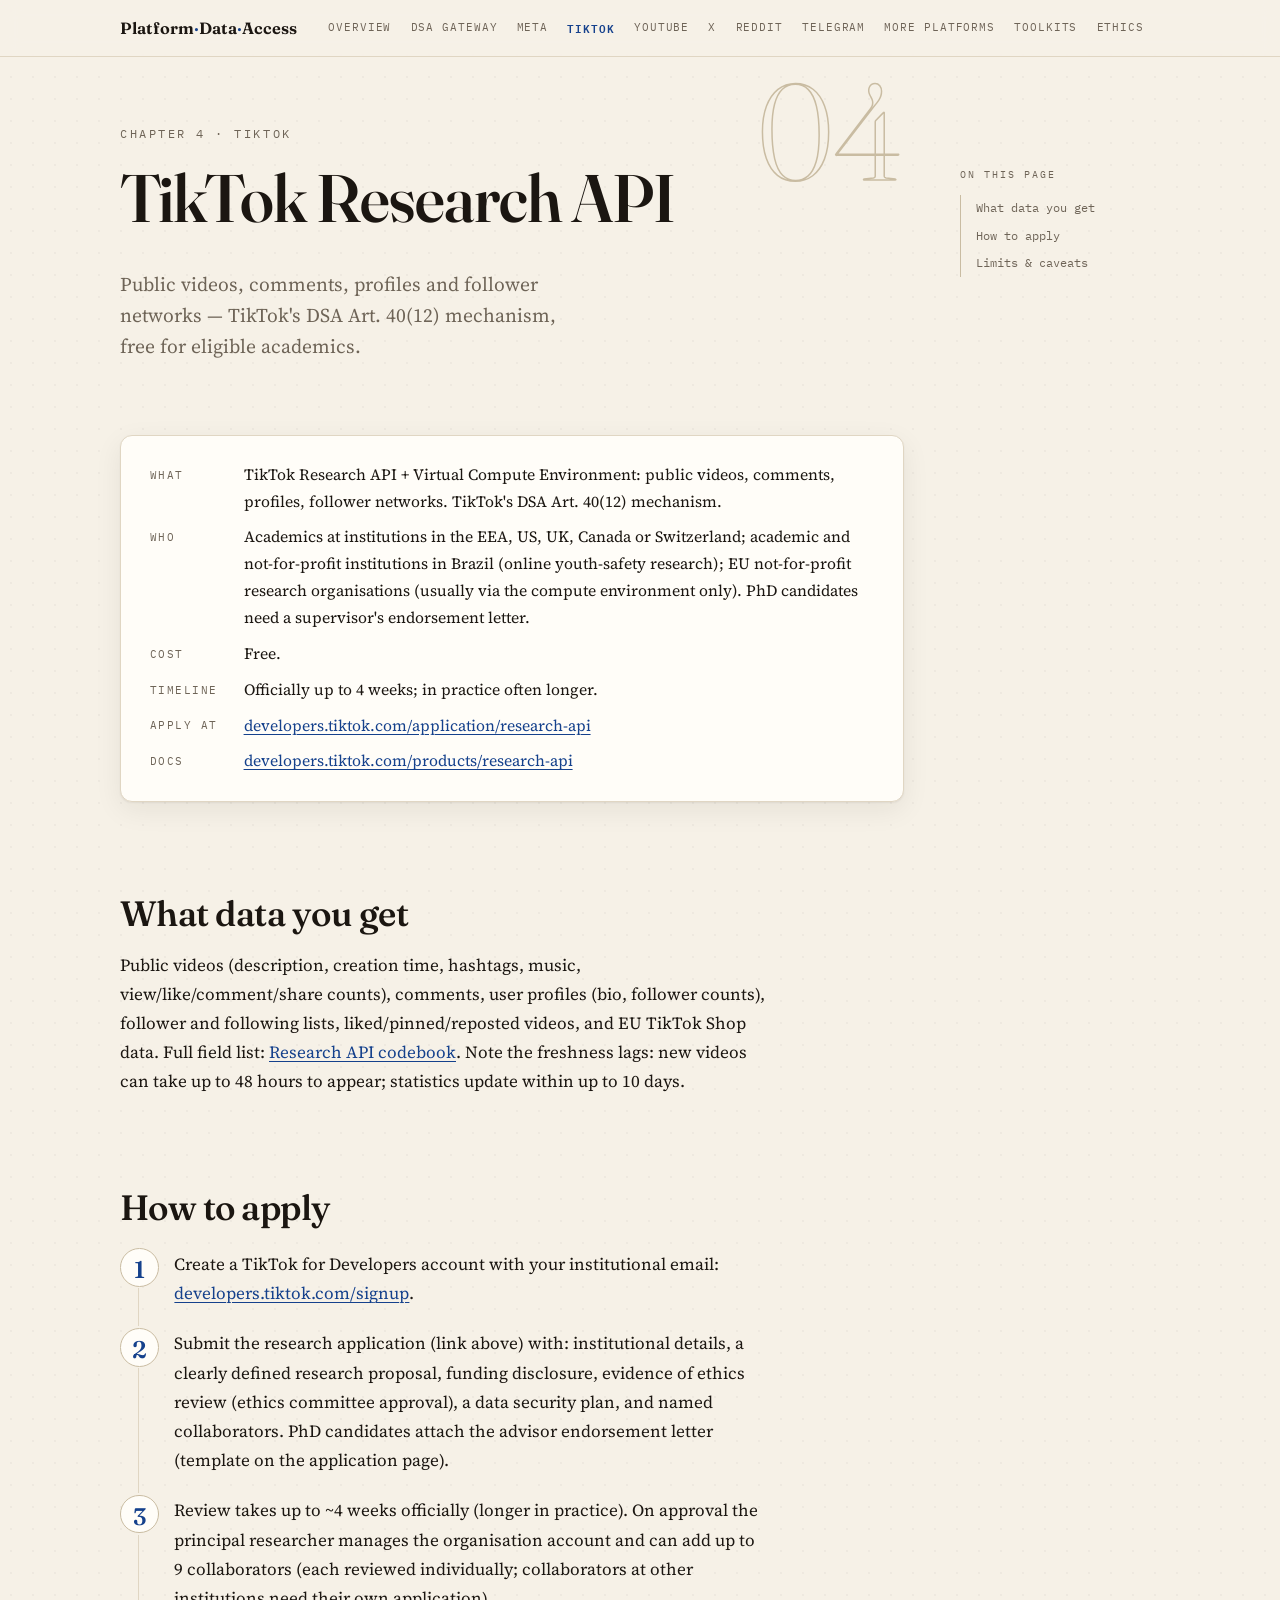
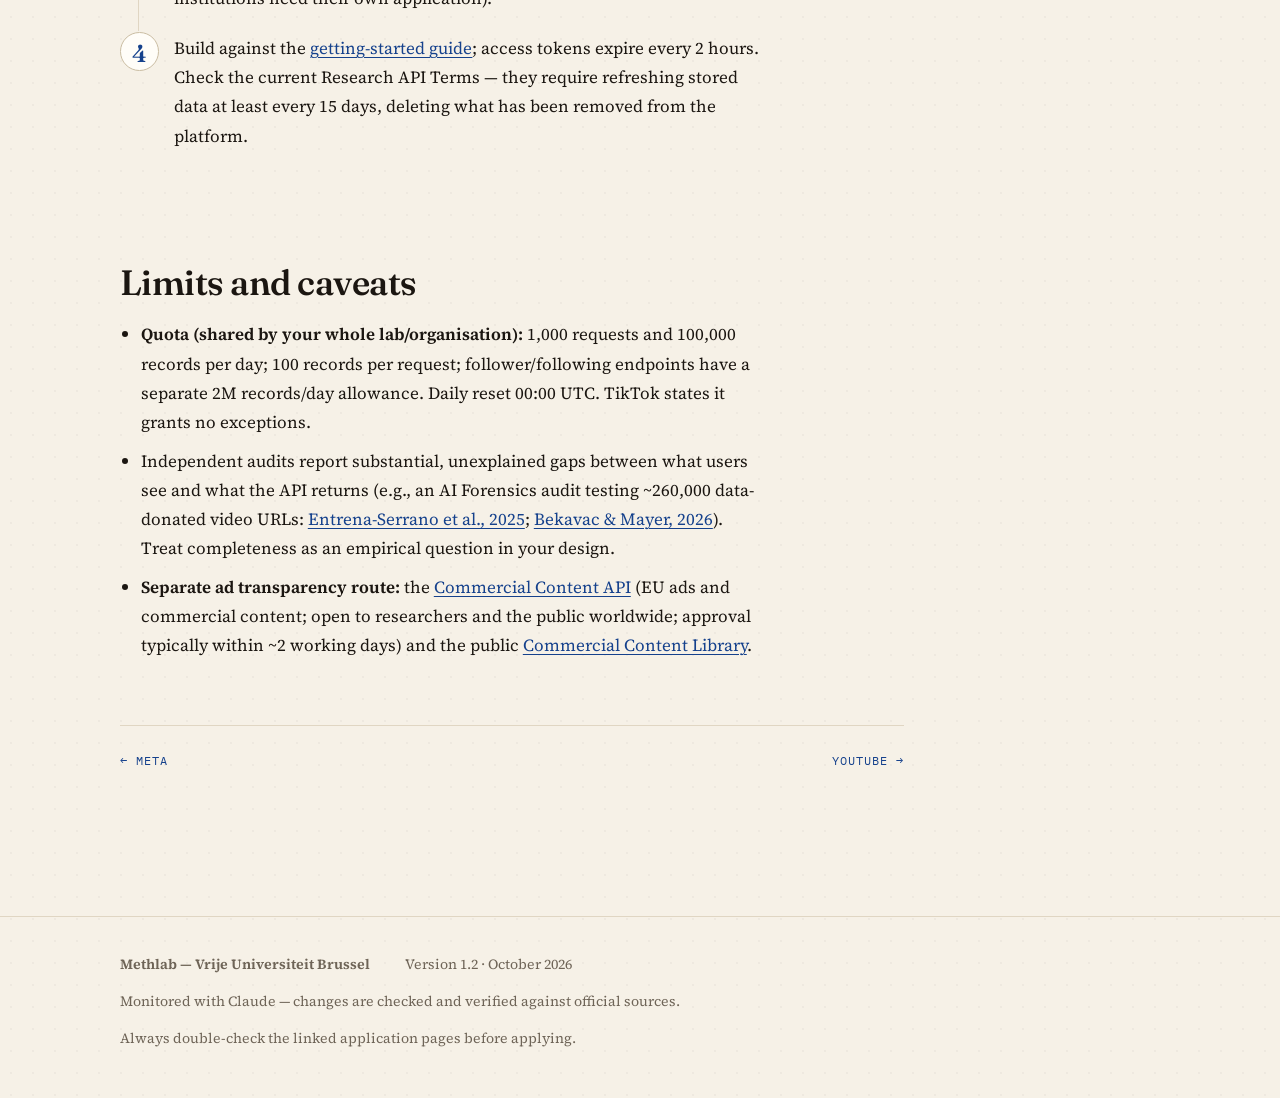
<file: tiktok.html>
<!doctype html>
<html lang="en">
<head>
<meta charset="utf-8">
<meta name="viewport" content="width=device-width, initial-scale=1">
<title>TikTok Research API — Platform Data Access</title>
<meta name="description" content="How researchers apply for the TikTok Research API: eligibility, quota, data scope and the Commercial Content API.">
<link rel="canonical" href="https://imec-smit-methlab.github.io/platform-data-access/tiktok.html">
<meta property="og:type" content="website">
<meta property="og:site_name" content="Platform Data Access">
<meta property="og:title" content="TikTok Research API — Platform Data Access">
<meta property="og:description" content="How researchers apply for the TikTok Research API: eligibility, quota, data scope and the Commercial Content API.">
<meta property="og:url" content="https://imec-smit-methlab.github.io/platform-data-access/tiktok.html">
<meta property="og:image" content="https://imec-smit-methlab.github.io/platform-data-access/og-card.png">
<meta name="twitter:card" content="summary_large_image">
<link rel="icon" href="favicon.svg" type="image/svg+xml">
<link rel="preconnect" href="https://fonts.googleapis.com">
<link rel="preconnect" href="https://fonts.gstatic.com" crossorigin>
<link href="https://fonts.googleapis.com/css2?family=Fraunces:opsz,wght@9..144,300..700&amp;family=Source+Serif+4:ital,opsz,wght@0,8..60,400..700;1,8..60,400..700&amp;family=IBM+Plex+Mono:wght@400;600&amp;display=swap" rel="stylesheet">
<link rel="stylesheet" href="styles.css">
</head>
<body>
<a class="skip" href="#main">Skip to content</a>
<header class="topbar">
  <div class="wrap">
    <a class="brand" href="index.html">Platform<span>·</span>Data<span>·</span>Access</a>
    <nav class="sitenav" aria-label="Site">
        <a href="index.html">Overview</a>
        <a href="dsa.html">DSA Gateway</a>
        <a href="meta.html">Meta</a>
        <a href="tiktok.html" aria-current="page">TikTok</a>
        <a href="youtube.html">YouTube</a>
        <a href="x.html">X</a>
        <a href="reddit.html">Reddit</a>
        <a href="telegram.html">Telegram</a>
        <a href="more.html">More Platforms</a>
        <a href="toolkit.html">Toolkits</a>
        <a href="ethics.html">Ethics</a>
        <a href="references.html">References</a>
    </nav>
  </div>
</header>
<main id="main">
<div class="wrap pagegrid">
  <article>
    <section class="chapterhead">
      <span class="bignum" aria-hidden="true">04</span>
      <p class="kicker fade-in">Chapter 4 · TikTok</p>
      <h1 class="fade-in d1">TikTok Research API</h1>
      <p class="lede fade-in d2">Public videos, comments, profiles and follower networks — TikTok's DSA Art. 40(12) mechanism, free for eligible academics.</p>
    </section>

<section>
  <dl class="factsheet">
    <dt>What</dt><dd>TikTok Research API + Virtual Compute Environment: public videos, comments, profiles, follower networks. TikTok's DSA Art. 40(12) mechanism.</dd>
    <dt>Who</dt><dd>Academics at institutions in the EEA, US, UK, Canada or Switzerland; academic and not-for-profit institutions in Brazil (online youth-safety research); EU not-for-profit research organisations (usually via the compute environment only). PhD candidates need a supervisor's endorsement letter.</dd>
    <dt>Cost</dt><dd>Free.</dd>
    <dt>Timeline</dt><dd>Officially up to 4 weeks; in practice often longer.</dd>
    <dt>Apply at</dt><dd><a href="https://developers.tiktok.com/application/research-api" target="_blank" rel="noopener">developers.tiktok.com/application/research-api</a></dd>
    <dt>Docs</dt><dd><a href="https://developers.tiktok.com/products/research-api/" target="_blank" rel="noopener">developers.tiktok.com/products/research-api</a></dd>
  </dl>
</section>
<section class="prose">
  <h2 id="data">What data you get</h2>
  <p>Public videos (description, creation time, hashtags, music, view/like/comment/share counts), comments, user profiles (bio, follower counts), follower and following lists, liked/pinned/reposted videos, and EU TikTok Shop data. Full field list: <a href="https://developers.tiktok.com/doc/research-api-codebook" target="_blank" rel="noopener">Research API codebook</a>. Note the freshness lags: new videos can take up to 48 hours to appear; statistics update within up to 10 days.</p>

  <h2 id="apply">How to apply</h2>
  <ol class="steps">
    <li>Create a TikTok for Developers account with your institutional email: <a href="https://developers.tiktok.com/signup" target="_blank" rel="noopener">developers.tiktok.com/signup</a>.</li>
    <li>Submit the research application (link above) with: institutional details, a clearly defined research proposal, funding disclosure, evidence of ethics review (ethics committee approval), a data security plan, and named collaborators. PhD candidates attach the advisor endorsement letter (template on the application page).</li>
    <li>Review takes up to ~4 weeks officially (longer in practice). On approval the principal researcher manages the organisation account and can add up to 9 collaborators (each reviewed individually; collaborators at other institutions need their own application).</li>
    <li>Build against the <a href="https://developers.tiktok.com/doc/research-api-get-started" target="_blank" rel="noopener">getting-started guide</a>; access tokens expire every 2 hours. Check the current Research API Terms — they require refreshing stored data at least every 15 days, deleting what has been removed from the platform.</li>
  </ol>

  <h2 id="limits">Limits and caveats</h2>
  <ul>
    <li><strong>Quota (shared by your whole lab/organisation):</strong> 1,000 requests and 100,000 records per day; 100 records per request; follower/following endpoints have a separate 2M records/day allowance. Daily reset 00:00 UTC. TikTok states it grants no exceptions.</li>
    <li>Independent audits report substantial, unexplained gaps between what users see and what the API returns (e.g., an AI Forensics audit testing ~260,000 data-donated video URLs: <a href="references.html#entrena">Entrena-Serrano et al., 2025</a>; <a href="references.html#bekavac">Bekavac &amp; Mayer, 2026</a>). Treat completeness as an empirical question in your design.</li>
    <li><strong>Separate ad transparency route:</strong> the <a href="https://developers.tiktok.com/products/commercial-content-api/" target="_blank" rel="noopener">Commercial Content API</a> (EU ads and commercial content; open to researchers and the public worldwide; approval typically within ~2 working days) and the public <a href="https://library.tiktok.com" target="_blank" rel="noopener">Commercial Content Library</a>.</li>
  </ul>
</section>

    <div class="pager"><a href="meta.html">&larr; Meta</a><a href="youtube.html">YouTube &rarr;</a></div>
  </article>
  <aside class="sidetoc" aria-label="On this page">
    <p class="toct">On this page</p>
    <ol>
      <li><a href="#data">What data you get</a></li>
      <li><a href="#apply">How to apply</a></li>
      <li><a href="#limits">Limits &amp; caveats</a></li>
    </ol>
  </aside>
</div>
</main>
<footer>
  <div class="wrap">
    <span><strong>Methlab — Vrije Universiteit Brussel</strong></span>
    <span>Version 1.2 · October 2026</span>
    <span>Monitored with Claude — changes are checked and verified against official sources.</span>
    <span>Always double-check the linked application pages before applying.</span>
  </div>
</footer>
<script>document.querySelector('.sitenav [aria-current]')?.scrollIntoView({inline:'center',block:'nearest'});</script>
</body>
</html>
</file>
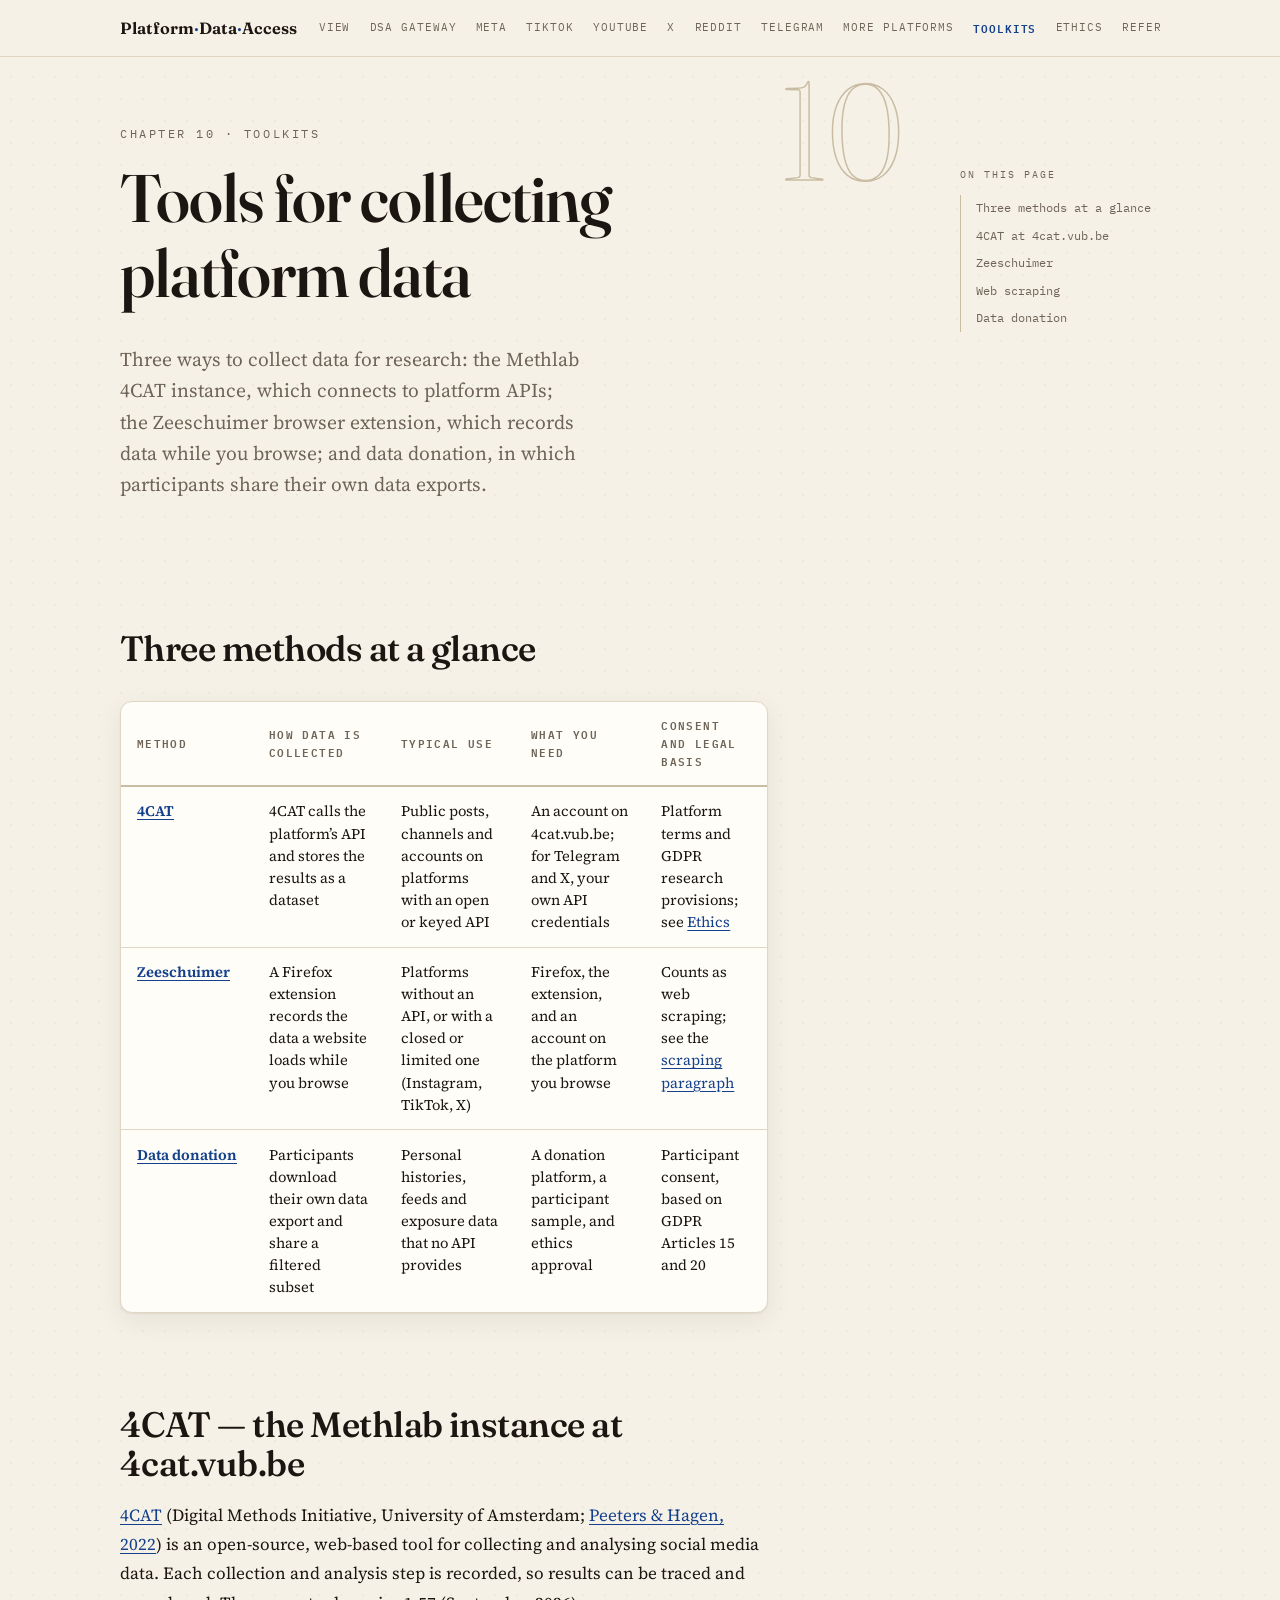
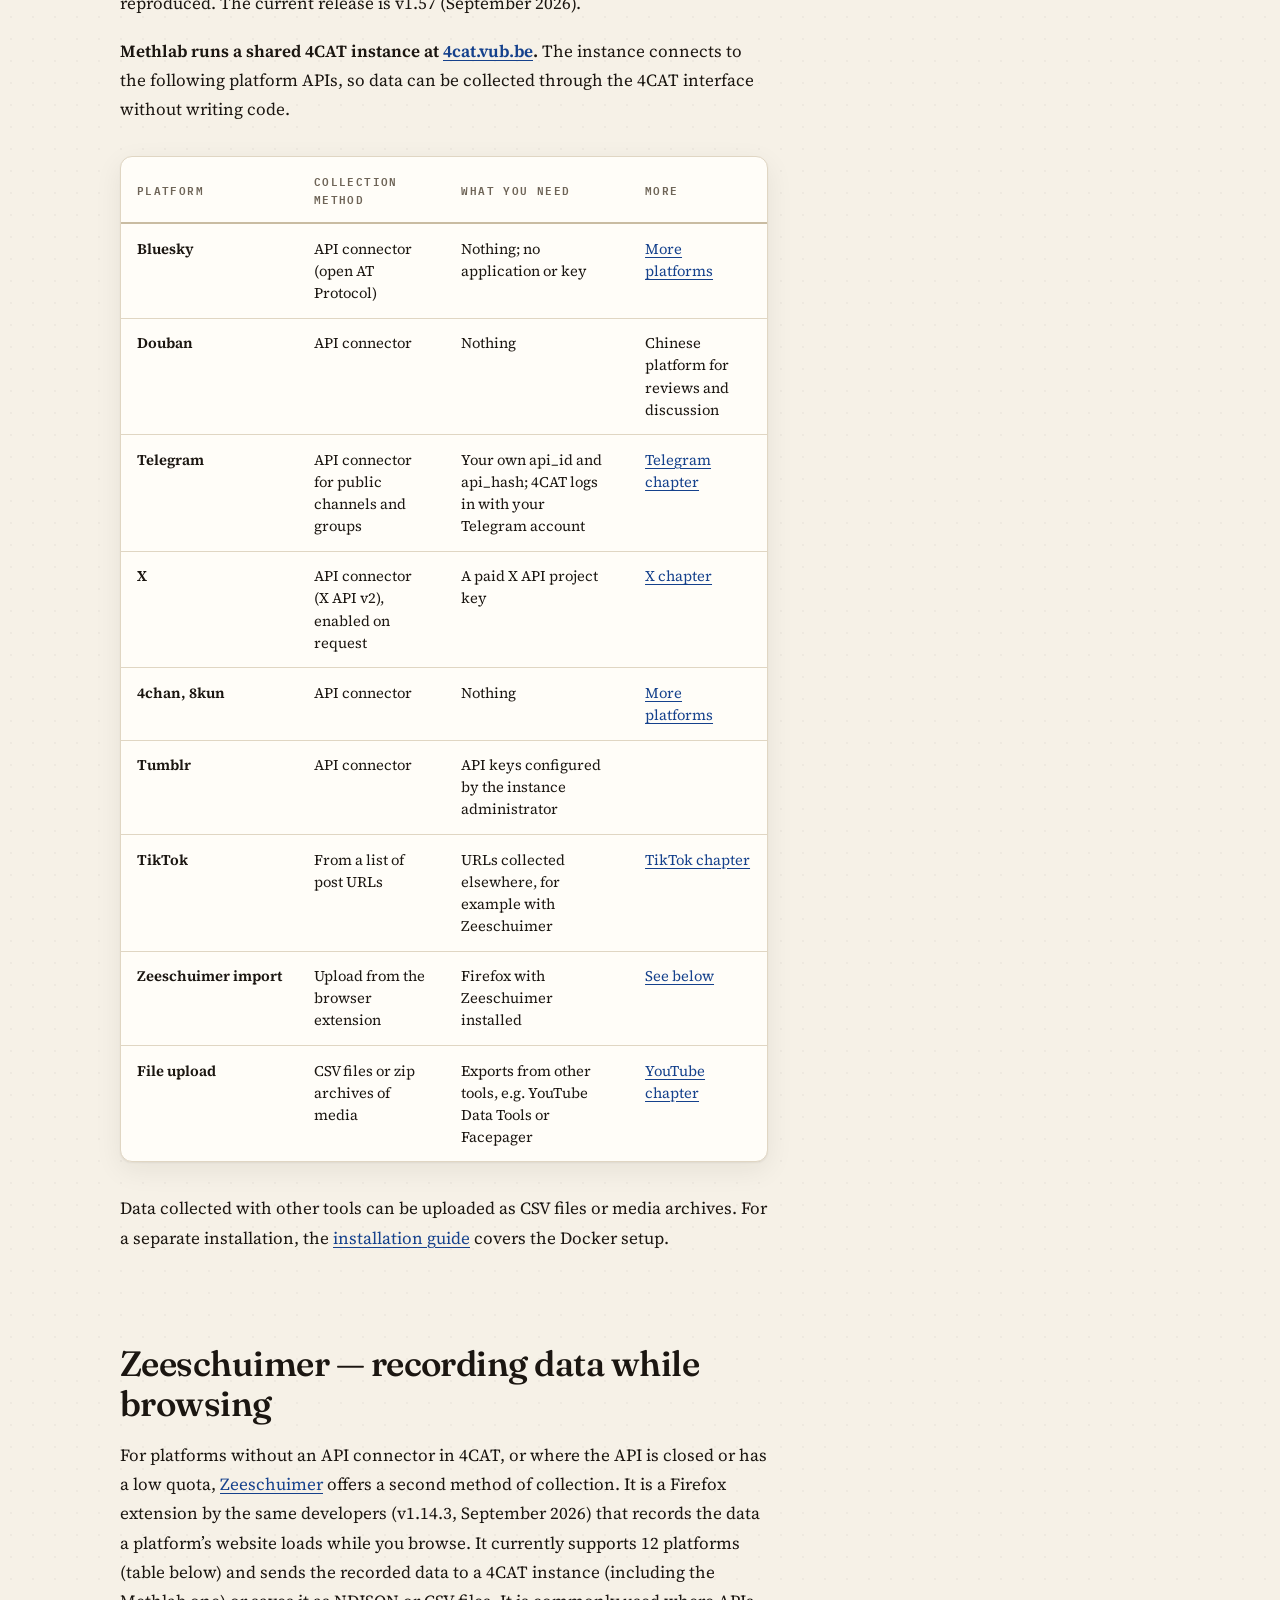
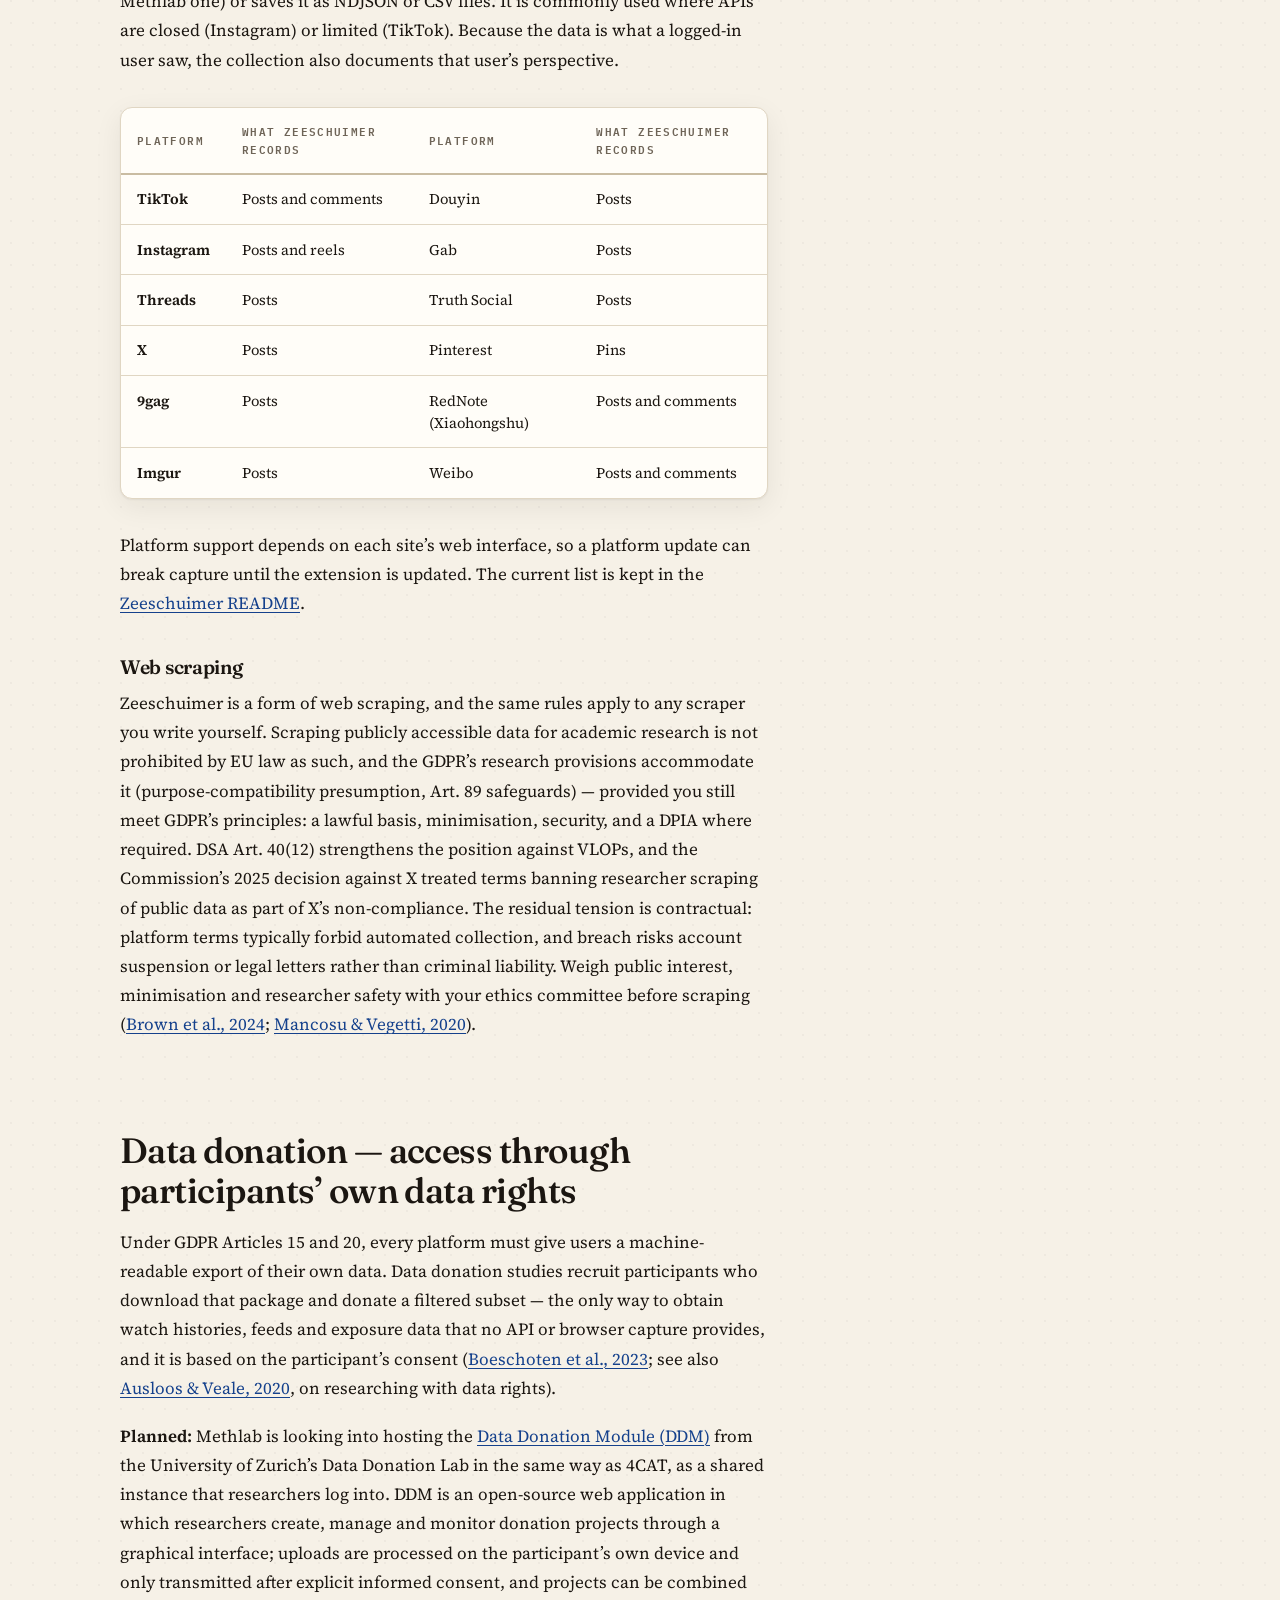
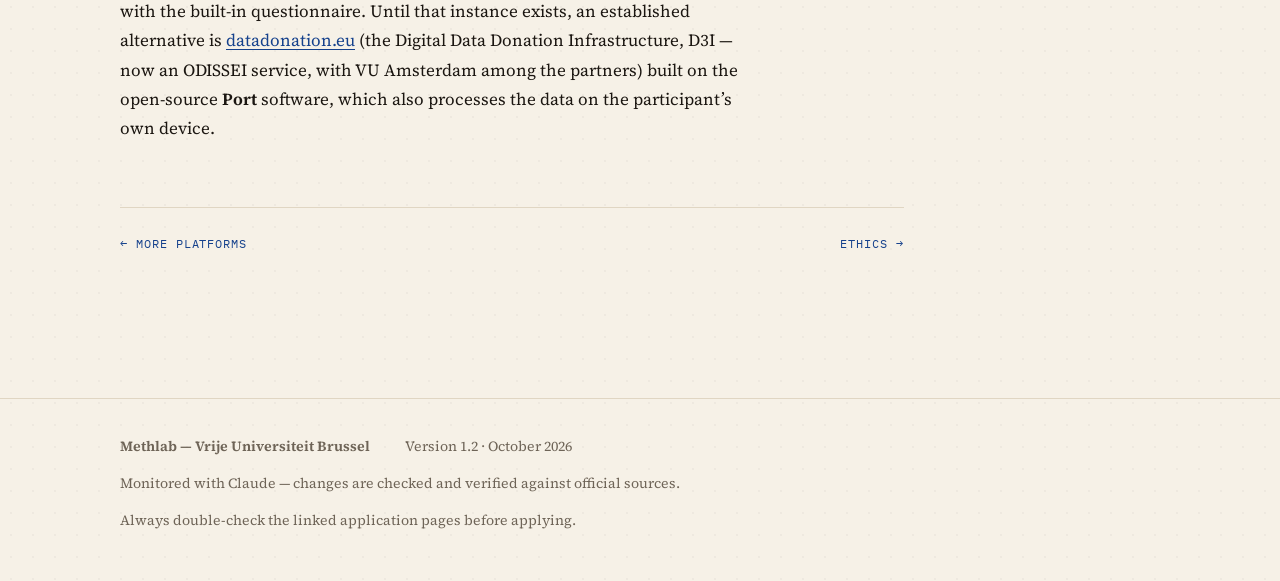
<file: toolkit.html>
<!doctype html>
<html lang="en">
<head>
<meta charset="utf-8">
<meta name="viewport" content="width=device-width, initial-scale=1">
<title>Toolkits — Platform Data Access</title>
<meta name="description" content="Research tools for collecting platform data: the Methlab 4CAT instance at 4cat.vub.be, the Zeeschuimer browser extension, web scraping and data donation.">
<link rel="canonical" href="https://imec-smit-methlab.github.io/platform-data-access/toolkit.html">
<meta property="og:type" content="website">
<meta property="og:site_name" content="Platform Data Access">
<meta property="og:title" content="Toolkits — Platform Data Access">
<meta property="og:description" content="Research tools for collecting platform data: the Methlab 4CAT instance at 4cat.vub.be, the Zeeschuimer browser extension, web scraping and data donation.">
<meta property="og:url" content="https://imec-smit-methlab.github.io/platform-data-access/toolkit.html">
<meta property="og:image" content="https://imec-smit-methlab.github.io/platform-data-access/og-card.png">
<meta name="twitter:card" content="summary_large_image">
<link rel="icon" href="favicon.svg" type="image/svg+xml">
<link rel="preconnect" href="https://fonts.googleapis.com">
<link rel="preconnect" href="https://fonts.gstatic.com" crossorigin>
<link href="https://fonts.googleapis.com/css2?family=Fraunces:opsz,wght@9..144,300..700&amp;family=Source+Serif+4:ital,opsz,wght@0,8..60,400..700;1,8..60,400..700&amp;family=IBM+Plex+Mono:wght@400;600&amp;display=swap" rel="stylesheet">
<link rel="stylesheet" href="styles.css">
</head>
<body>
<a class="skip" href="#main">Skip to content</a>
<header class="topbar">
  <div class="wrap">
    <a class="brand" href="index.html">Platform<span>·</span>Data<span>·</span>Access</a>
    <nav class="sitenav" aria-label="Site">
        <a href="index.html">Overview</a>
        <a href="dsa.html">DSA Gateway</a>
        <a href="meta.html">Meta</a>
        <a href="tiktok.html">TikTok</a>
        <a href="youtube.html">YouTube</a>
        <a href="x.html">X</a>
        <a href="reddit.html">Reddit</a>
        <a href="telegram.html">Telegram</a>
        <a href="more.html">More Platforms</a>
        <a href="toolkit.html" aria-current="page">Toolkits</a>
        <a href="ethics.html">Ethics</a>
        <a href="references.html">References</a>
    </nav>
  </div>
</header>
<main id="main">
<div class="wrap pagegrid">
  <article>
    <section class="chapterhead">
      <span class="bignum" aria-hidden="true">10</span>
      <p class="kicker fade-in">Chapter 10 · Toolkits</p>
      <h1 class="fade-in d1">Tools for collecting platform data</h1>
      <p class="lede fade-in d2">Three ways to collect data for research: the Methlab 4CAT instance, which connects to platform APIs; the Zeeschuimer browser extension, which records data while you browse; and data donation, in which participants share their own data exports.</p>
    </section>

<section class="prose">
  <h2 id="overview">Three methods at a glance</h2>
  <div class="tablewrap">
  <table>
    <thead><tr><th>Method</th><th>How data is collected</th><th>Typical use</th><th>What you need</th><th>Consent and legal basis</th></tr></thead>
    <tbody>
      <tr><td><a href="#fourcat">4CAT</a></td><td>4CAT calls the platform&rsquo;s API and stores the results as a dataset</td><td>Public posts, channels and accounts on platforms with an open or keyed API</td><td>An account on 4cat.vub.be; for Telegram and X, your own API credentials</td><td>Platform terms and GDPR research provisions; see <a href="ethics.html">Ethics</a></td></tr>
      <tr><td><a href="#zeeschuimer">Zeeschuimer</a></td><td>A Firefox extension records the data a website loads while you browse</td><td>Platforms without an API, or with a closed or limited one (Instagram, TikTok, X)</td><td>Firefox, the extension, and an account on the platform you browse</td><td>Counts as web scraping; see the <a href="#scraping">scraping paragraph</a></td></tr>
      <tr><td><a href="#donation">Data donation</a></td><td>Participants download their own data export and share a filtered subset</td><td>Personal histories, feeds and exposure data that no API provides</td><td>A donation platform, a participant sample, and ethics approval</td><td>Participant consent, based on GDPR Articles 15 and 20</td></tr>
    </tbody>
  </table>
  </div>
</section>

<section class="prose">
  <h2 id="fourcat">4CAT &mdash; the Methlab instance at 4cat.vub.be</h2>
  <p><a href="https://4cat.nl" target="_blank" rel="noopener">4CAT</a> (Digital Methods Initiative, University of Amsterdam; <a href="references.html#peeters">Peeters &amp; Hagen, 2022</a>) is an open-source, web-based tool for collecting and analysing social media data. Each collection and analysis step is recorded, so results can be traced and reproduced. The current release is v1.57 (September 2026).</p>
  <p><strong>Methlab runs a shared 4CAT instance at <a href="https://4cat.vub.be" target="_blank" rel="noopener">4cat.vub.be</a>.</strong> The instance connects to the following platform APIs, so data can be collected through the 4CAT interface without writing code.</p>
  <div class="tablewrap">
  <table>
    <thead><tr><th>Platform</th><th>Collection method</th><th>What you need</th><th>More</th></tr></thead>
    <tbody>
      <tr><td>Bluesky</td><td>API connector (open AT Protocol)</td><td>Nothing; no application or key</td><td><a href="more.html#bluesky">More platforms</a></td></tr>
      <tr><td>Douban</td><td>API connector</td><td>Nothing</td><td>Chinese platform for reviews and discussion</td></tr>
      <tr><td>Telegram</td><td>API connector for public channels and groups</td><td>Your own api_id and api_hash; 4CAT logs in with your Telegram account</td><td><a href="telegram.html">Telegram chapter</a></td></tr>
      <tr><td>X</td><td>API connector (X API v2), enabled on request</td><td>A paid X API project key</td><td><a href="x.html">X chapter</a></td></tr>
      <tr><td>4chan, 8kun</td><td>API connector</td><td>Nothing</td><td><a href="more.html#alttech">More platforms</a></td></tr>
      <tr><td>Tumblr</td><td>API connector</td><td>API keys configured by the instance administrator</td><td></td></tr>
      <tr><td>TikTok</td><td>From a list of post URLs</td><td>URLs collected elsewhere, for example with Zeeschuimer</td><td><a href="tiktok.html">TikTok chapter</a></td></tr>
      <tr><td>Zeeschuimer import</td><td>Upload from the browser extension</td><td>Firefox with Zeeschuimer installed</td><td><a href="#zeeschuimer">See below</a></td></tr>
      <tr><td>File upload</td><td>CSV files or zip archives of media</td><td>Exports from other tools, e.g. YouTube Data Tools or Facepager</td><td><a href="youtube.html">YouTube chapter</a></td></tr>
    </tbody>
  </table>
  </div>

  <p>Data collected with other tools can be uploaded as CSV files or media archives. For a separate installation, the <a href="https://github.com/digitalmethodsinitiative/4cat/wiki/Installing-4CAT" target="_blank" rel="noopener">installation guide</a> covers the Docker setup.</p>

  <h2 id="zeeschuimer">Zeeschuimer &mdash; recording data while browsing</h2>
  <p>For platforms without an API connector in 4CAT, or where the API is closed or has a low quota, <a href="https://github.com/digitalmethodsinitiative/zeeschuimer" target="_blank" rel="noopener">Zeeschuimer</a> offers a second method of collection. It is a Firefox extension by the same developers (v1.14.3, September 2026) that records the data a platform&rsquo;s website loads while you browse. It currently supports 12 platforms (table below) and sends the recorded data to a 4CAT instance (including the Methlab one) or saves it as NDJSON or CSV files. It is commonly used where APIs are closed (Instagram) or limited (TikTok). Because the data is what a logged-in user saw, the collection also documents that user&rsquo;s perspective.</p>

    <div class="tablewrap">
  <table>
    <thead><tr><th>Platform</th><th>What Zeeschuimer records</th><th>Platform</th><th>What Zeeschuimer records</th></tr></thead>
    <tbody>
      <tr><td>TikTok</td><td>Posts and comments</td><td>Douyin</td><td>Posts</td></tr>
      <tr><td>Instagram</td><td>Posts and reels</td><td>Gab</td><td>Posts</td></tr>
      <tr><td>Threads</td><td>Posts</td><td>Truth Social</td><td>Posts</td></tr>
      <tr><td>X</td><td>Posts</td><td>Pinterest</td><td>Pins</td></tr>
      <tr><td>9gag</td><td>Posts</td><td>RedNote (Xiaohongshu)</td><td>Posts and comments</td></tr>
      <tr><td>Imgur</td><td>Posts</td><td>Weibo</td><td>Posts and comments</td></tr>
    </tbody>
  </table>
  </div>
  <p>Platform support depends on each site&rsquo;s web interface, so a platform update can break capture until the extension is updated. The current list is kept in the <a href="https://github.com/digitalmethodsinitiative/zeeschuimer#readme" target="_blank" rel="noopener">Zeeschuimer README</a>.</p>

  <h3 id="scraping">Web scraping</h3>
  <p>Zeeschuimer is a form of web scraping, and the same rules apply to any scraper you write yourself. Scraping publicly accessible data for academic research is not prohibited by EU law as such, and the GDPR&rsquo;s research provisions accommodate it (purpose-compatibility presumption, Art. 89 safeguards) &mdash; provided you still meet GDPR&rsquo;s principles: a lawful basis, minimisation, security, and a DPIA where required. DSA Art. 40(12) strengthens the position against VLOPs, and the Commission&rsquo;s 2025 decision against X treated terms banning researcher scraping of public data as part of X&rsquo;s non-compliance. The residual tension is contractual: platform terms typically forbid automated collection, and breach risks account suspension or legal letters rather than criminal liability. Weigh public interest, minimisation and researcher safety with your ethics committee before scraping (<a href="references.html#brown">Brown et al., 2024</a>; <a href="references.html#mancosu">Mancosu &amp; Vegetti, 2020</a>).</p>

  <h2 id="donation">Data donation &mdash; access through participants&rsquo; own data rights</h2>
  <p>Under GDPR Articles 15 and 20, every platform must give users a machine-readable export of their own data. Data donation studies recruit participants who download that package and donate a filtered subset &mdash; the only way to obtain watch histories, feeds and exposure data that no API or browser capture provides, and it is based on the participant&rsquo;s consent (<a href="references.html#boeschoten">Boeschoten et al., 2023</a>; see also <a href="references.html#ausloos">Ausloos &amp; Veale, 2020</a>, on researching with data rights).</p>
  <p><strong>Planned:</strong> Methlab is looking into hosting the <a href="https://datadonation.uzh.ch/en/ddm/" target="_blank" rel="noopener">Data Donation Module (DDM)</a> from the University of Zurich&rsquo;s Data Donation Lab in the same way as 4CAT, as a shared instance that researchers log into. DDM is an open-source web application in which researchers create, manage and monitor donation projects through a graphical interface; uploads are processed on the participant&rsquo;s own device and only transmitted after explicit informed consent, and projects can be combined with the built-in questionnaire. Until that instance exists, an established alternative is <a href="https://datadonation.eu" target="_blank" rel="noopener">datadonation.eu</a> (the Digital Data Donation Infrastructure, D3I &mdash; now an ODISSEI service, with VU Amsterdam among the partners) built on the open-source <strong>Port</strong> software, which also processes the data on the participant&rsquo;s own device.</p>
</section>

    <div class="pager"><a href="more.html">&larr; More platforms</a><a href="ethics.html">Ethics &rarr;</a></div>
  </article>
  <aside class="sidetoc" aria-label="On this page">
    <p class="toct">On this page</p>
    <ol>
      <li><a href="#overview">Three methods at a glance</a></li>
      <li><a href="#fourcat">4CAT at 4cat.vub.be</a></li>
      <li><a href="#zeeschuimer">Zeeschuimer</a></li>
      <li><a href="#scraping">Web scraping</a></li>
      <li><a href="#donation">Data donation</a></li>
    </ol>
  </aside>
</div>
</main>
<footer>
  <div class="wrap">
    <span><strong>Methlab — Vrije Universiteit Brussel</strong></span>
    <span>Version 1.2 · October 2026</span>
    <span>Monitored with Claude — changes are checked and verified against official sources.</span>
    <span>Always double-check the linked application pages before applying.</span>
  </div>
</footer>
<script>document.querySelector('.sitenav [aria-current]')?.scrollIntoView({inline:'center',block:'nearest'});</script>
</body>
</html>
</file>
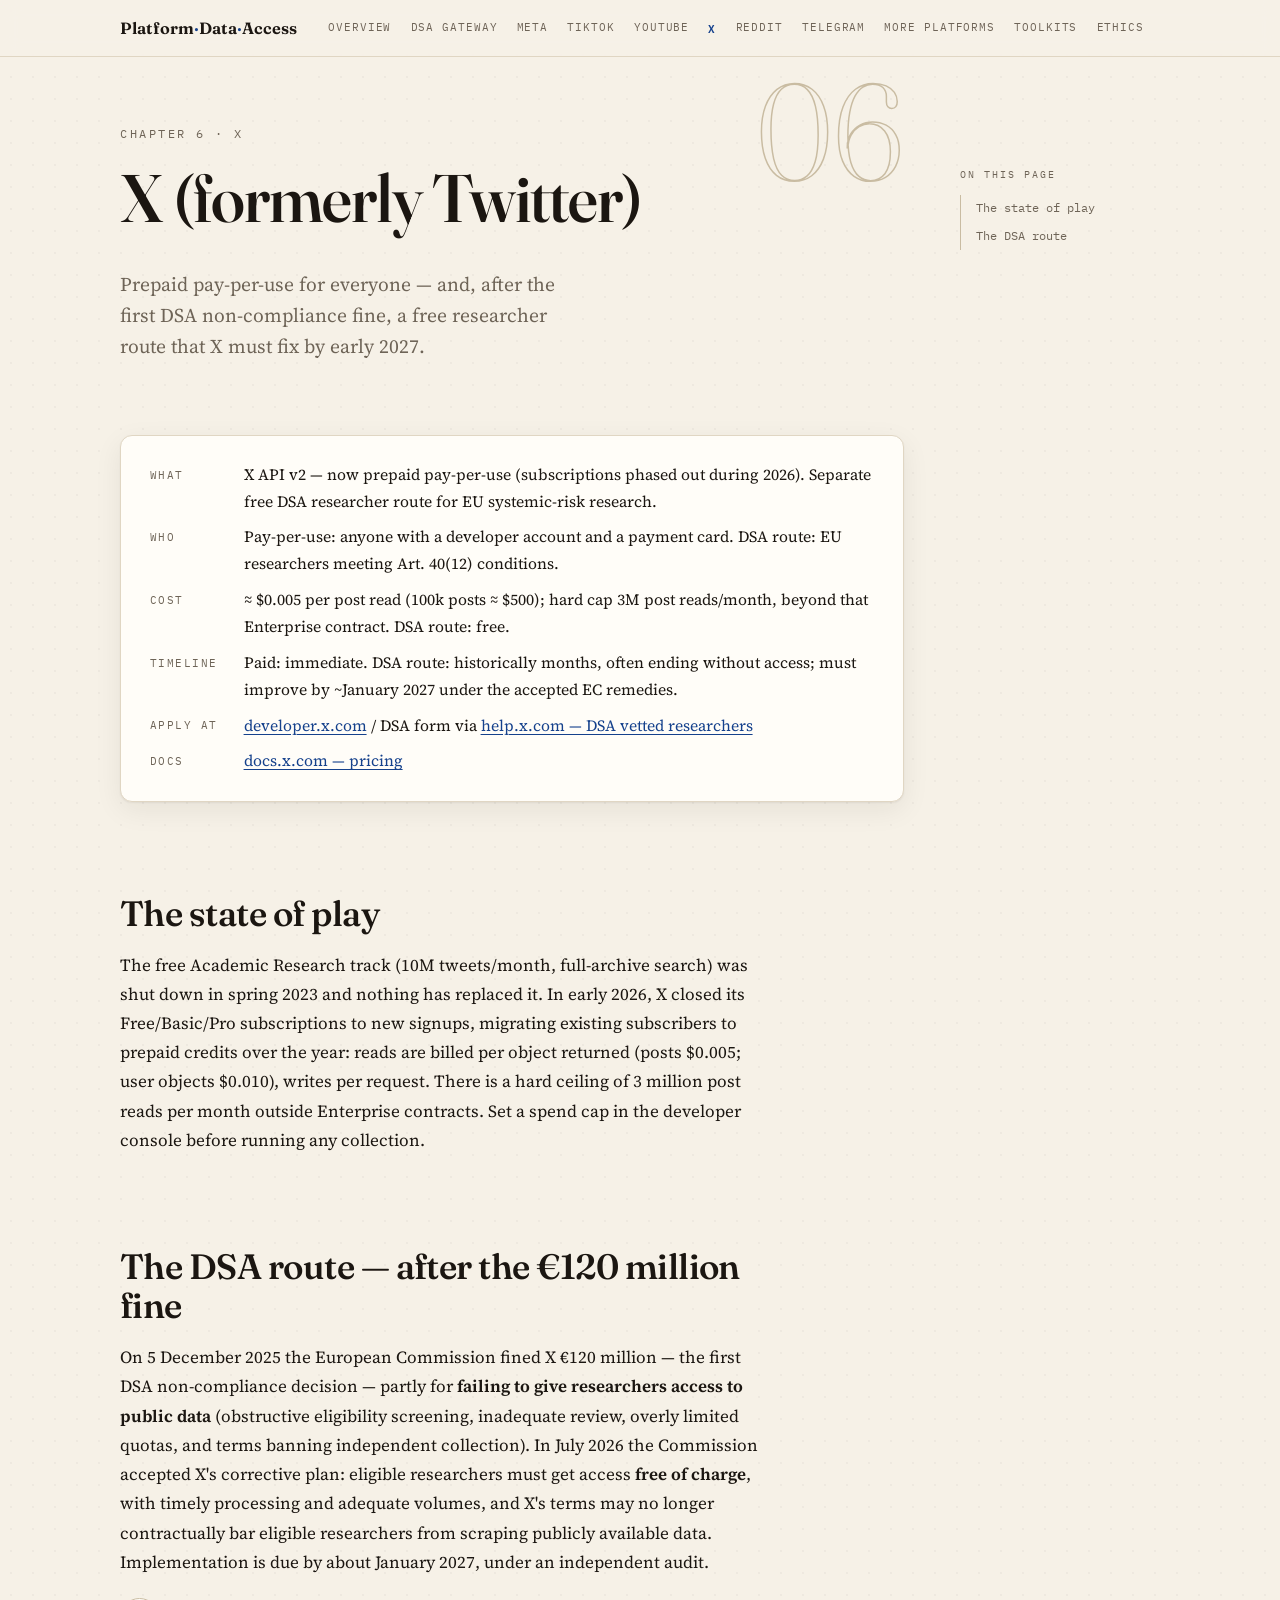
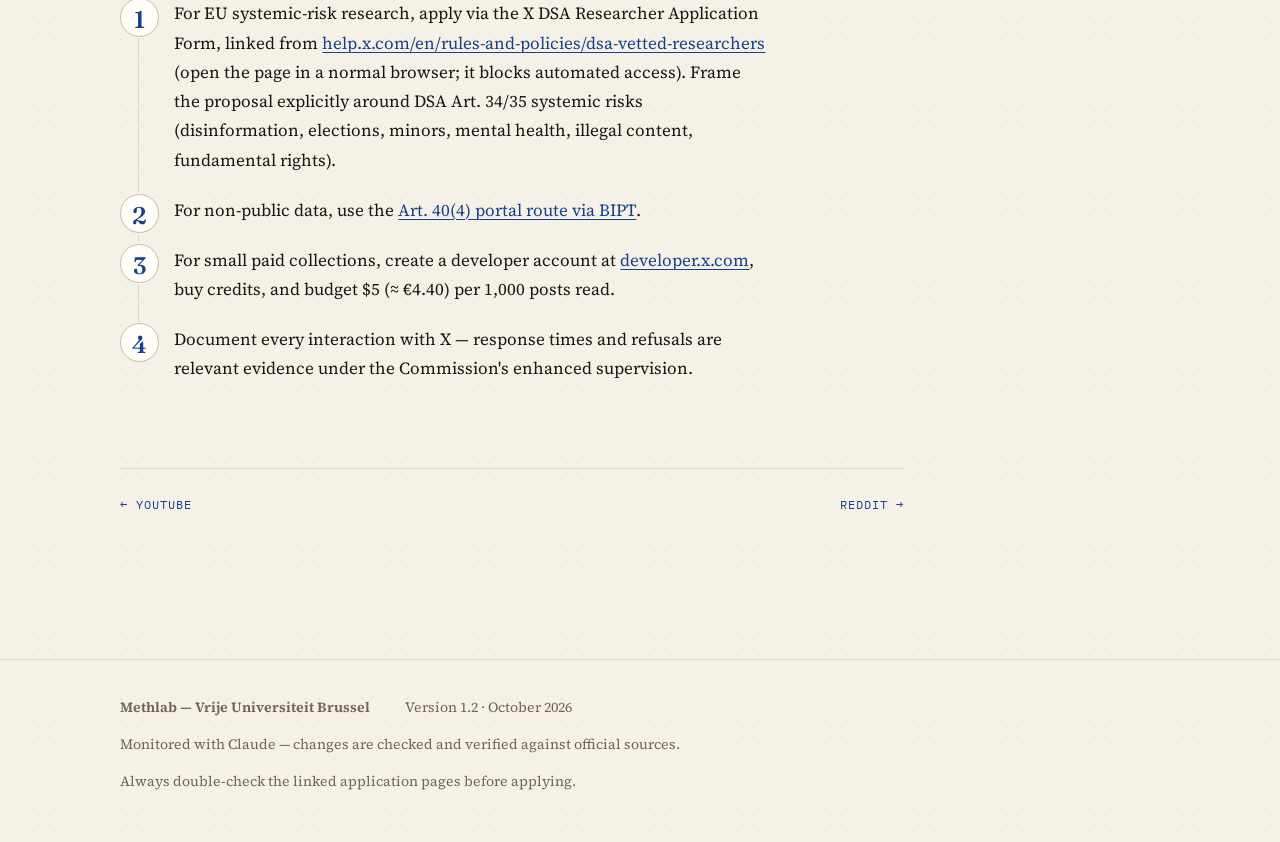
<file: x.html>
<!doctype html>
<html lang="en">
<head>
<meta charset="utf-8">
<meta name="viewport" content="width=device-width, initial-scale=1">
<title>X (formerly Twitter) — Platform Data Access</title>
<meta name="description" content="X API pricing, the free DSA researcher route after the €120 million fine, and how EU researchers should apply.">
<link rel="canonical" href="https://imec-smit-methlab.github.io/platform-data-access/x.html">
<meta property="og:type" content="website">
<meta property="og:site_name" content="Platform Data Access">
<meta property="og:title" content="X (formerly Twitter) — Platform Data Access">
<meta property="og:description" content="X API pricing, the free DSA researcher route after the €120 million fine, and how EU researchers should apply.">
<meta property="og:url" content="https://imec-smit-methlab.github.io/platform-data-access/x.html">
<meta property="og:image" content="https://imec-smit-methlab.github.io/platform-data-access/og-card.png">
<meta name="twitter:card" content="summary_large_image">
<link rel="icon" href="favicon.svg" type="image/svg+xml">
<link rel="preconnect" href="https://fonts.googleapis.com">
<link rel="preconnect" href="https://fonts.gstatic.com" crossorigin>
<link href="https://fonts.googleapis.com/css2?family=Fraunces:opsz,wght@9..144,300..700&amp;family=Source+Serif+4:ital,opsz,wght@0,8..60,400..700;1,8..60,400..700&amp;family=IBM+Plex+Mono:wght@400;600&amp;display=swap" rel="stylesheet">
<link rel="stylesheet" href="styles.css">
</head>
<body>
<a class="skip" href="#main">Skip to content</a>
<header class="topbar">
  <div class="wrap">
    <a class="brand" href="index.html">Platform<span>·</span>Data<span>·</span>Access</a>
    <nav class="sitenav" aria-label="Site">
        <a href="index.html">Overview</a>
        <a href="dsa.html">DSA Gateway</a>
        <a href="meta.html">Meta</a>
        <a href="tiktok.html">TikTok</a>
        <a href="youtube.html">YouTube</a>
        <a href="x.html" aria-current="page">X</a>
        <a href="reddit.html">Reddit</a>
        <a href="telegram.html">Telegram</a>
        <a href="more.html">More Platforms</a>
        <a href="toolkit.html">Toolkits</a>
        <a href="ethics.html">Ethics</a>
        <a href="references.html">References</a>
    </nav>
  </div>
</header>
<main id="main">
<div class="wrap pagegrid">
  <article>
    <section class="chapterhead">
      <span class="bignum" aria-hidden="true">06</span>
      <p class="kicker fade-in">Chapter 6 · X</p>
      <h1 class="fade-in d1">X (formerly Twitter)</h1>
      <p class="lede fade-in d2">Prepaid pay-per-use for everyone — and, after the first DSA non-compliance fine, a free researcher route that X must fix by early 2027.</p>
    </section>

<section>
  <dl class="factsheet">
    <dt>What</dt><dd>X API v2 — now prepaid pay-per-use (subscriptions phased out during 2026). Separate free DSA researcher route for EU systemic-risk research.</dd>
    <dt>Who</dt><dd>Pay-per-use: anyone with a developer account and a payment card. DSA route: EU researchers meeting Art. 40(12) conditions.</dd>
    <dt>Cost</dt><dd>&asymp; $0.005 per post read (100k posts &asymp; $500); hard cap 3M post reads/month, beyond that Enterprise contract. DSA route: free.</dd>
    <dt>Timeline</dt><dd>Paid: immediate. DSA route: historically months, often ending without access; must improve by ~January 2027 under the accepted EC remedies.</dd>
    <dt>Apply at</dt><dd><a href="https://developer.x.com" target="_blank" rel="noopener">developer.x.com</a> / DSA form via <a href="https://help.x.com/en/rules-and-policies/dsa-vetted-researchers" target="_blank" rel="noopener">help.x.com — DSA vetted researchers</a></dd>
    <dt>Docs</dt><dd><a href="https://docs.x.com/x-api/getting-started/pricing" target="_blank" rel="noopener">docs.x.com — pricing</a></dd>
  </dl>
</section>
<section class="prose">
  <h2 id="state">The state of play</h2>
  <p>The free Academic Research track (10M tweets/month, full-archive search) was shut down in spring 2023 and nothing has replaced it. In early 2026, X closed its Free/Basic/Pro subscriptions to new signups, migrating existing subscribers to prepaid credits over the year: reads are billed per object returned (posts $0.005; user objects $0.010), writes per request. There is a hard ceiling of 3 million post reads per month outside Enterprise contracts. Set a spend cap in the developer console before running any collection.</p>

  <h2 id="dsa-route">The DSA route — after the &euro;120 million fine</h2>
  <p>On 5 December 2025 the European Commission fined X &euro;120 million — the first DSA non-compliance decision — partly for <strong>failing to give researchers access to public data</strong> (obstructive eligibility screening, inadequate review, overly limited quotas, and terms banning independent collection). In July 2026 the Commission accepted X's corrective plan: eligible researchers must get access <strong>free of charge</strong>, with timely processing and adequate volumes, and X's terms may no longer contractually bar eligible researchers from scraping publicly available data. Implementation is due by about January 2027, under an independent audit.</p>
  <ol class="steps">
    <li>For EU systemic-risk research, apply via the X DSA Researcher Application Form, linked from <a href="https://help.x.com/en/rules-and-policies/dsa-vetted-researchers" target="_blank" rel="noopener">help.x.com/en/rules-and-policies/dsa-vetted-researchers</a> (open the page in a normal browser; it blocks automated access). Frame the proposal explicitly around DSA Art. 34/35 systemic risks (disinformation, elections, minors, mental health, illegal content, fundamental rights).</li>
    <li>For non-public data, use the <a href="dsa.html">Art. 40(4) portal route via BIPT</a>.</li>
    <li>For small paid collections, create a developer account at <a href="https://developer.x.com" target="_blank" rel="noopener">developer.x.com</a>, buy credits, and budget $5 (&asymp; &euro;4.40) per 1,000 posts read.</li>
    <li>Document every interaction with X — response times and refusals are relevant evidence under the Commission's enhanced supervision.</li>
  </ol>
</section>

    <div class="pager"><a href="youtube.html">&larr; YouTube</a><a href="reddit.html">Reddit &rarr;</a></div>
  </article>
  <aside class="sidetoc" aria-label="On this page">
    <p class="toct">On this page</p>
    <ol>
      <li><a href="#state">The state of play</a></li>
      <li><a href="#dsa-route">The DSA route</a></li>
    </ol>
  </aside>
</div>
</main>
<footer>
  <div class="wrap">
    <span><strong>Methlab — Vrije Universiteit Brussel</strong></span>
    <span>Version 1.2 · October 2026</span>
    <span>Monitored with Claude — changes are checked and verified against official sources.</span>
    <span>Always double-check the linked application pages before applying.</span>
  </div>
</footer>
<script>document.querySelector('.sitenav [aria-current]')?.scrollIntoView({inline:'center',block:'nearest'});</script>
</body>
</html>
</file>
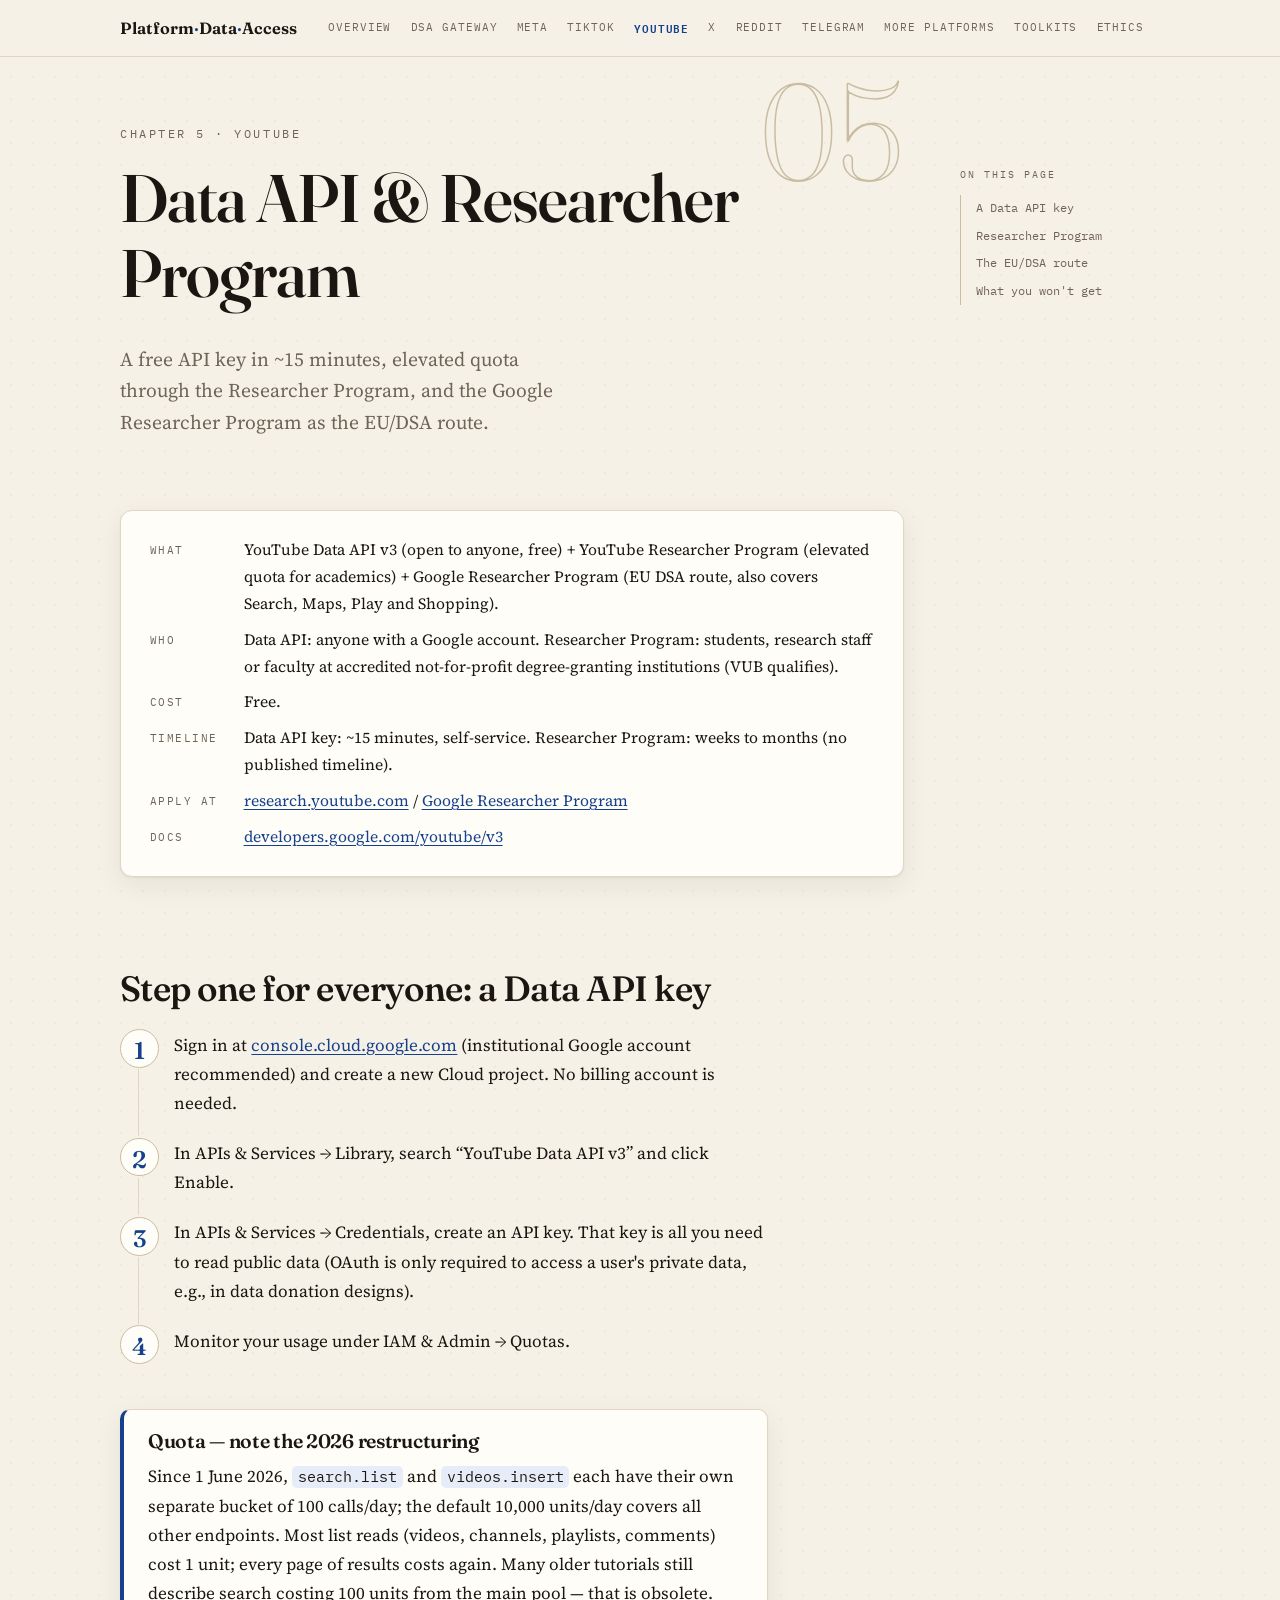
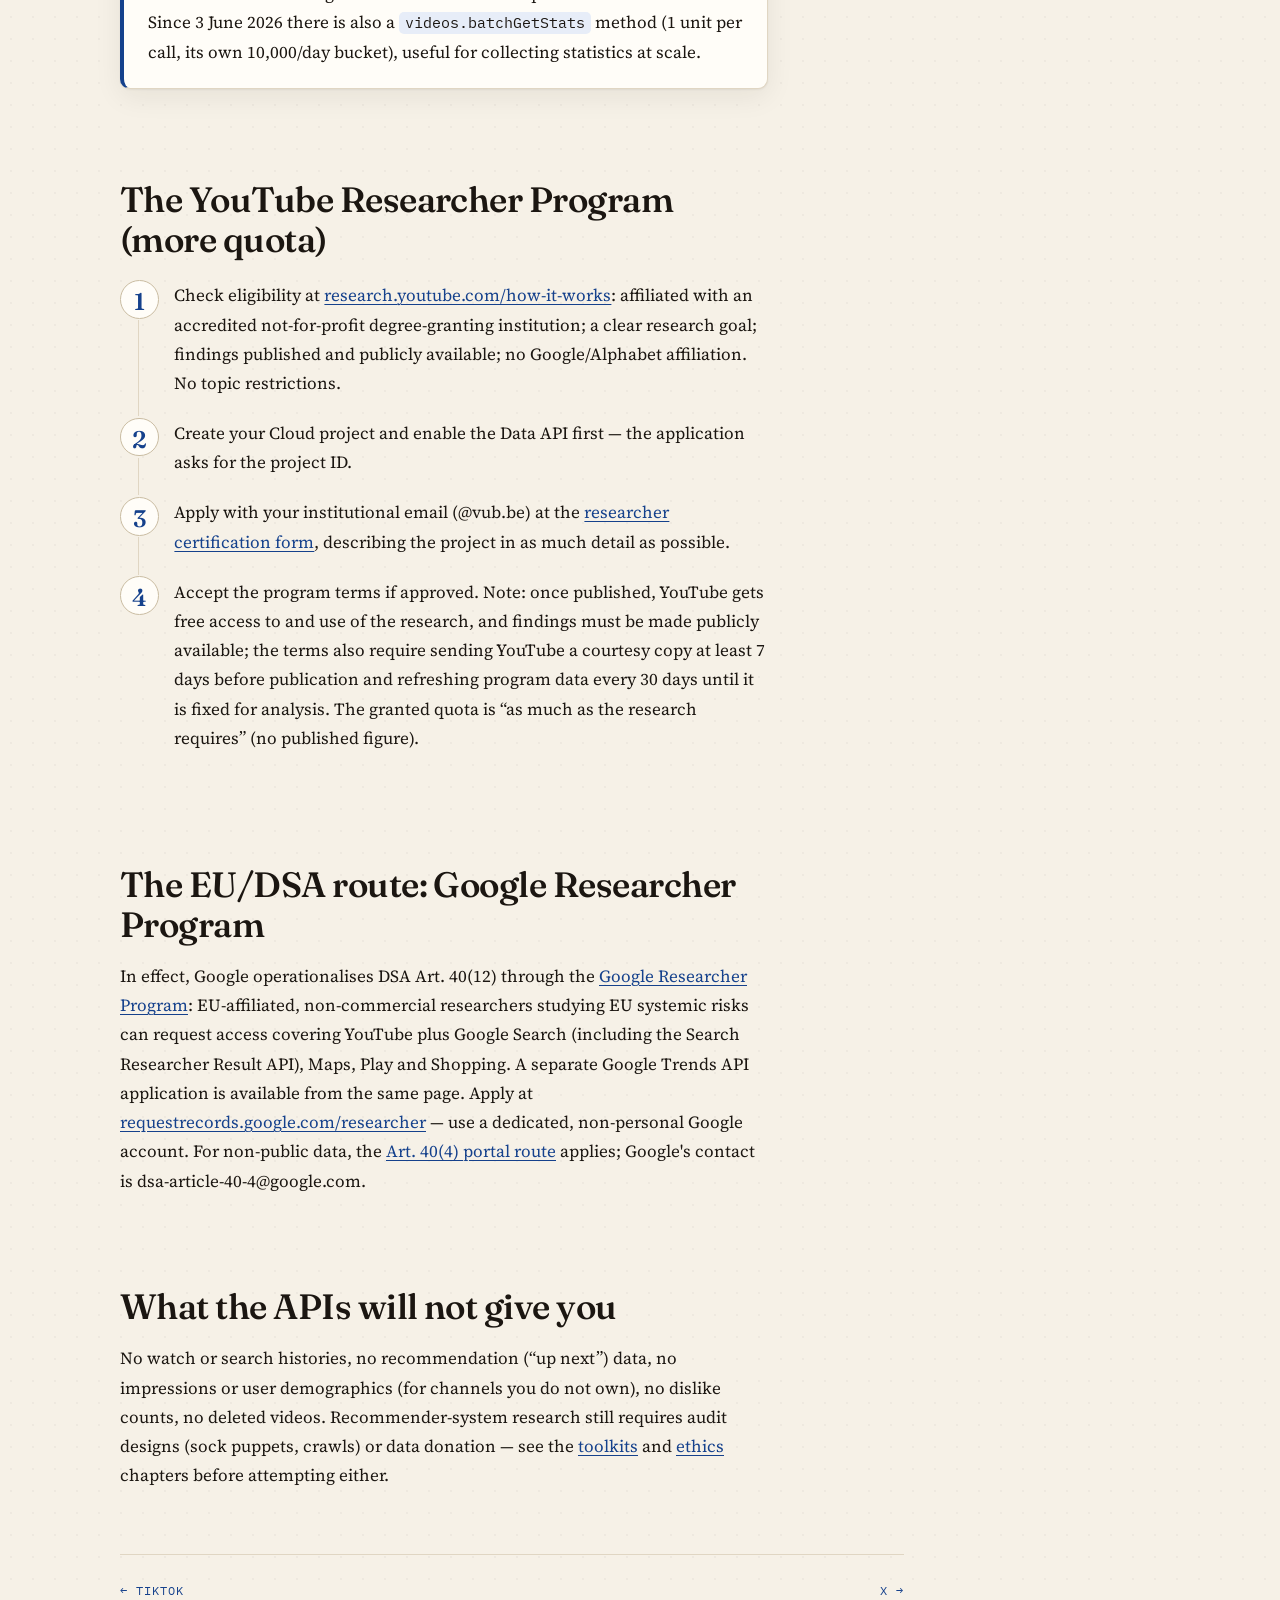
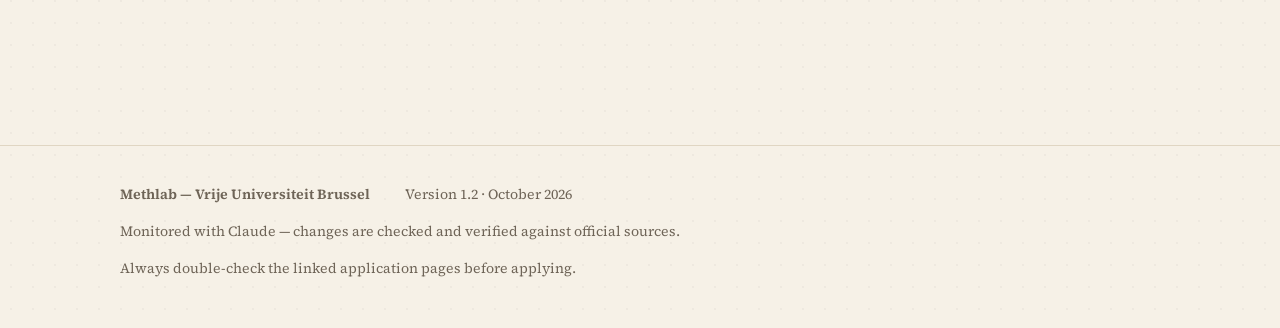
<file: youtube.html>
<!doctype html>
<html lang="en">
<head>
<meta charset="utf-8">
<meta name="viewport" content="width=device-width, initial-scale=1">
<title>YouTube Data API &amp; Researcher Program — Platform Data Access</title>
<meta name="description" content="Getting a YouTube Data API key, the YouTube Researcher Program, and the Google Researcher Program EU/DSA route.">
<link rel="canonical" href="https://imec-smit-methlab.github.io/platform-data-access/youtube.html">
<meta property="og:type" content="website">
<meta property="og:site_name" content="Platform Data Access">
<meta property="og:title" content="YouTube Data API &amp; Researcher Program — Platform Data Access">
<meta property="og:description" content="Getting a YouTube Data API key, the YouTube Researcher Program, and the Google Researcher Program EU/DSA route.">
<meta property="og:url" content="https://imec-smit-methlab.github.io/platform-data-access/youtube.html">
<meta property="og:image" content="https://imec-smit-methlab.github.io/platform-data-access/og-card.png">
<meta name="twitter:card" content="summary_large_image">
<link rel="icon" href="favicon.svg" type="image/svg+xml">
<link rel="preconnect" href="https://fonts.googleapis.com">
<link rel="preconnect" href="https://fonts.gstatic.com" crossorigin>
<link href="https://fonts.googleapis.com/css2?family=Fraunces:opsz,wght@9..144,300..700&amp;family=Source+Serif+4:ital,opsz,wght@0,8..60,400..700;1,8..60,400..700&amp;family=IBM+Plex+Mono:wght@400;600&amp;display=swap" rel="stylesheet">
<link rel="stylesheet" href="styles.css">
</head>
<body>
<a class="skip" href="#main">Skip to content</a>
<header class="topbar">
  <div class="wrap">
    <a class="brand" href="index.html">Platform<span>·</span>Data<span>·</span>Access</a>
    <nav class="sitenav" aria-label="Site">
        <a href="index.html">Overview</a>
        <a href="dsa.html">DSA Gateway</a>
        <a href="meta.html">Meta</a>
        <a href="tiktok.html">TikTok</a>
        <a href="youtube.html" aria-current="page">YouTube</a>
        <a href="x.html">X</a>
        <a href="reddit.html">Reddit</a>
        <a href="telegram.html">Telegram</a>
        <a href="more.html">More Platforms</a>
        <a href="toolkit.html">Toolkits</a>
        <a href="ethics.html">Ethics</a>
        <a href="references.html">References</a>
    </nav>
  </div>
</header>
<main id="main">
<div class="wrap pagegrid">
  <article>
    <section class="chapterhead">
      <span class="bignum" aria-hidden="true">05</span>
      <p class="kicker fade-in">Chapter 5 · YouTube</p>
      <h1 class="fade-in d1">Data API &amp; Researcher Program</h1>
      <p class="lede fade-in d2">A free API key in ~15 minutes, elevated quota through the Researcher Program, and the Google Researcher Program as the EU/DSA route.</p>
    </section>

<section>
  <dl class="factsheet">
    <dt>What</dt><dd>YouTube Data API v3 (open to anyone, free) + YouTube Researcher Program (elevated quota for academics) + Google Researcher Program (EU DSA route, also covers Search, Maps, Play and Shopping).</dd>
    <dt>Who</dt><dd>Data API: anyone with a Google account. Researcher Program: students, research staff or faculty at accredited not-for-profit degree-granting institutions (VUB qualifies).</dd>
    <dt>Cost</dt><dd>Free.</dd>
    <dt>Timeline</dt><dd>Data API key: ~15 minutes, self-service. Researcher Program: weeks to months (no published timeline).</dd>
    <dt>Apply at</dt><dd><a href="https://research.youtube.com/how-it-works" target="_blank" rel="noopener">research.youtube.com</a> / <a href="https://transparency.google/researcher-engagement" target="_blank" rel="noopener">Google Researcher Program</a></dd>
    <dt>Docs</dt><dd><a href="https://developers.google.com/youtube/v3/getting-started" target="_blank" rel="noopener">developers.google.com/youtube/v3</a></dd>
  </dl>
</section>
<section class="prose">
  <h2 id="key">Step one for everyone: a Data API key</h2>
  <ol class="steps">
    <li>Sign in at <a href="https://console.cloud.google.com/" target="_blank" rel="noopener">console.cloud.google.com</a> (institutional Google account recommended) and create a new Cloud project. No billing account is needed.</li>
    <li>In APIs &amp; Services &rarr; Library, search &ldquo;YouTube Data API v3&rdquo; and click Enable.</li>
    <li>In APIs &amp; Services &rarr; Credentials, create an API key. That key is all you need to read public data (OAuth is only required to access a user's private data, e.g., in data donation designs).</li>
    <li>Monitor your usage under IAM &amp; Admin &rarr; Quotas.</li>
  </ol>
  <div class="callout">
    <h3>Quota — note the 2026 restructuring</h3>
    <p>Since 1 June 2026, <code>search.list</code> and <code>videos.insert</code> each have their own separate bucket of 100 calls/day; the default 10,000 units/day covers all other endpoints. Most list reads (videos, channels, playlists, comments) cost 1 unit; every page of results costs again. Many older tutorials still describe search costing 100 units from the main pool — that is obsolete. Since 3 June 2026 there is also a <code>videos.batchGetStats</code> method (1 unit per call, its own 10,000/day bucket), useful for collecting statistics at scale.</p>
  </div>

  <h2 id="program">The YouTube Researcher Program (more quota)</h2>
  <ol class="steps">
    <li>Check eligibility at <a href="https://research.youtube.com/how-it-works" target="_blank" rel="noopener">research.youtube.com/how-it-works</a>: affiliated with an accredited not-for-profit degree-granting institution; a clear research goal; findings published and publicly available; no Google/Alphabet affiliation. No topic restrictions.</li>
    <li>Create your Cloud project and enable the Data API first — the application asks for the project ID.</li>
    <li>Apply with your institutional email (@vub.be) at the <a href="https://support.google.com/youtube/contact/yt_researcher_certification" target="_blank" rel="noopener">researcher certification form</a>, describing the project in as much detail as possible.</li>
    <li>Accept the program terms if approved. Note: once published, YouTube gets free access to and use of the research, and findings must be made publicly available; the terms also require sending YouTube a courtesy copy at least 7 days before publication and refreshing program data every 30 days until it is fixed for analysis. The granted quota is &ldquo;as much as the research requires&rdquo; (no published figure).</li>
  </ol>

  <h2 id="dsa-route">The EU/DSA route: Google Researcher Program</h2>
  <p>In effect, Google operationalises DSA Art. 40(12) through the <a href="https://transparency.google/researcher-engagement" target="_blank" rel="noopener">Google Researcher Program</a>: EU-affiliated, non-commercial researchers studying EU systemic risks can request access covering YouTube plus Google Search (including the Search Researcher Result API), Maps, Play and Shopping. A separate Google Trends API application is available from the same page. Apply at <a href="https://requestrecords.google.com/researcher" target="_blank" rel="noopener">requestrecords.google.com/researcher</a> — use a dedicated, non-personal Google account. For non-public data, the <a href="dsa.html">Art. 40(4) portal route</a> applies; Google's contact is dsa-article-40-4@google.com.</p>

  <h2 id="not">What the APIs will not give you</h2>
  <p>No watch or search histories, no recommendation (&ldquo;up next&rdquo;) data, no impressions or user demographics (for channels you do not own), no dislike counts, no deleted videos. Recommender-system research still requires audit designs (sock puppets, crawls) or data donation — see the <a href="toolkit.html">toolkits</a> and <a href="ethics.html">ethics</a> chapters before attempting either.</p>
</section>

    <div class="pager"><a href="tiktok.html">&larr; TikTok</a><a href="x.html">X &rarr;</a></div>
  </article>
  <aside class="sidetoc" aria-label="On this page">
    <p class="toct">On this page</p>
    <ol>
      <li><a href="#key">A Data API key</a></li>
      <li><a href="#program">Researcher Program</a></li>
      <li><a href="#dsa-route">The EU/DSA route</a></li>
      <li><a href="#not">What you won't get</a></li>
    </ol>
  </aside>
</div>
</main>
<footer>
  <div class="wrap">
    <span><strong>Methlab — Vrije Universiteit Brussel</strong></span>
    <span>Version 1.2 · October 2026</span>
    <span>Monitored with Claude — changes are checked and verified against official sources.</span>
    <span>Always double-check the linked application pages before applying.</span>
  </div>
</footer>
<script>document.querySelector('.sitenav [aria-current]')?.scrollIntoView({inline:'center',block:'nearest'});</script>
</body>
</html>
</file>
<file: styles.css>
/* Platform Data Access — Methlab, VUB
   Editorial paper theme (light). Fraunces display · Source Serif 4 body · IBM Plex Mono labels */

:root {
  --paper: #f6f1e7;
  --card: #fffdf8;
  --ink: #1b1611;
  --muted: #6e6457;
  --line: #e0d6c3;
  --line-strong: #c9bca2;
  --accent: #15418c;
  --accent-soft: #e7edf8;
  --flame: #b4540a;
  --flame-soft: #f8ead9;
  --good: #1e6e45;
  --good-soft: #e3efe7;
  --warn: #9a3b1e;
  --warn-soft: #f6e4dc;
  --shadow: 0 1px 2px rgba(27, 22, 17, 0.06), 0 8px 28px rgba(27, 22, 17, 0.07);
}

* { box-sizing: border-box; }

html { scroll-behavior: smooth; }

body {
  margin: 0;
  background: var(--paper);
  background-image: radial-gradient(rgba(27, 22, 17, 0.035) 1px, transparent 1px);
  background-size: 22px 22px;
  color: var(--ink);
  font-family: "Source Serif 4", Georgia, serif;
  font-size: 1.0625rem;
  line-height: 1.72;
  -webkit-font-smoothing: antialiased;
}

/* ---------- type ---------- */
h1, h2, h3, .display {
  font-family: "Fraunces", Georgia, serif;
  font-weight: 560;
  line-height: 1.12;
  letter-spacing: -0.015em;
  margin: 0 0 0.5em;
}
h1 { font-size: clamp(2.3rem, 6vw, 4.2rem); font-variation-settings: "opsz" 90; }
h2 { font-size: clamp(1.55rem, 3.4vw, 2.2rem); margin-top: 2.6em; scroll-margin-top: 90px; }
h3 { font-size: 1.22rem; margin-top: 2em; font-weight: 600; }
p { margin: 0 0 1.1em; }
a { color: var(--accent); text-decoration-thickness: 1px; text-underline-offset: 3px; }
a:hover { text-decoration-thickness: 2px; }
strong { font-weight: 640; }
.mono, .kicker, .chip, .ft dt, nav a, .factsheet dt, th {
  font-family: "IBM Plex Mono", ui-monospace, monospace;
}
.kicker {
  font-size: 0.72rem;
  letter-spacing: 0.22em;
  text-transform: uppercase;
  color: var(--muted);
  margin: 0 0 1rem;
}
.lede { font-size: 1.22rem; line-height: 1.6; color: var(--muted); max-width: 46ch; }

/* ---------- layout ---------- */
.wrap { max-width: 1120px; margin: 0 auto; padding: 0 clamp(16px, 4vw, 40px); }
.prose { max-width: 72ch; }
main { padding-bottom: 5rem; }

/* two-column page grid: article + right-side "on this page" nav */
.pagegrid { display: grid; grid-template-columns: minmax(0, 1fr); }
.pagegrid > article { min-width: 0; }
.sidetoc { display: none; }
@media (min-width: 1150px) {
  .pagegrid { grid-template-columns: minmax(0, 1fr) 200px; gap: 3.5rem; }
  .sidetoc {
    display: block; position: sticky; top: 96px; align-self: start;
    font-family: "IBM Plex Mono", ui-monospace, monospace; font-size: 0.72rem;
    padding-top: 4.4rem;
  }
}
.sidetoc .toct {
  font-size: 0.62rem; letter-spacing: 0.2em; text-transform: uppercase;
  color: var(--muted); margin: 0 0 0.7rem;
}
.sidetoc ol { list-style: none; margin: 0; padding: 0; border-left: 1px solid var(--line-strong); }
.sidetoc li { margin: 0; }
.sidetoc a {
  display: block; padding: 0.34rem 0 0.34rem 0.9rem;
  color: var(--muted); text-decoration: none;
  border-left: 2px solid transparent; margin-left: -1.5px; line-height: 1.45;
}
.sidetoc a:hover { color: var(--accent); border-left-color: var(--accent); }
.sidetoc .sub a { padding-left: 1.6rem; font-size: 0.68rem; }

/* ---------- skip link ---------- */
.skip {
  position: absolute; left: -9999px;
  font-family: "IBM Plex Mono", monospace; font-size: 0.8rem;
}
.skip:focus {
  left: 10px; top: 10px; position: fixed; z-index: 100;
  background: var(--card); color: var(--accent);
  padding: 0.6rem 1rem; border: 2px solid var(--accent); border-radius: 8px;
}

/* ---------- nav ---------- */
.topbar {
  position: sticky; top: 0; z-index: 50;
  background: var(--paper);
  background: color-mix(in srgb, var(--paper) 88%, transparent);
  backdrop-filter: blur(10px);
  border-bottom: 1px solid var(--line);
}
.topbar .wrap {
  display: flex; align-items: center; gap: 1.4rem;
  min-height: 56px;
}
.brand {
  font-family: "Fraunces", serif; font-weight: 640; font-size: 1.02rem;
  color: var(--ink); text-decoration: none; white-space: nowrap;
}
.brand span { color: var(--accent); }
nav.sitenav {
  display: flex; gap: 0.1rem; overflow-x: auto; scrollbar-width: none;
  margin-left: auto;
}
nav.sitenav::-webkit-scrollbar { display: none; }
nav.sitenav a {
  font-size: 0.7rem; letter-spacing: 0.08em; text-transform: uppercase;
  color: var(--muted); text-decoration: none; white-space: nowrap;
  padding: 0.5rem 0.55rem; border-radius: 6px;
}
nav.sitenav a:hover { color: var(--ink); background: var(--accent-soft); }
nav.sitenav a[aria-current="page"] { color: var(--accent); font-weight: 600; }

/* ---------- hero ---------- */
.hero { padding: clamp(3rem, 8vw, 6rem) 0 2.5rem; position: relative; }
.hero-grid { display: grid; gap: 2.2rem; align-items: center; }
@media (min-width: 920px) {
  .hero-grid { grid-template-columns: minmax(0, 1fr) minmax(360px, 620px); gap: 3.5rem; }
  .hero-grid h1 { font-size: clamp(2.2rem, 3.8vw, 3.4rem); }
  .hero-grid .lede { font-size: 1.12rem; }
}
.videocard {
  background: var(--card); border: 1px solid var(--line); border-radius: 14px;
  padding: 0.55rem 0.55rem 0.8rem; box-shadow: var(--shadow);
}
.videocard video { width: 100%; display: block; border-radius: 9px; background: var(--paper); }
.videocard .vidcap {
  font-family: "IBM Plex Mono", ui-monospace, monospace;
  font-size: 0.68rem; letter-spacing: 0.08em; text-transform: uppercase;
  color: var(--muted); margin: 0.7rem 0.3rem 0; line-height: 1.5;
}
.hero .rule {
  height: 4px; width: 72px; background: var(--accent);
  margin: 1.6rem 0 1.4rem; border: 0;
}
.stamp {
  display: inline-flex; align-items: center; gap: 0.5em;
  font-family: "IBM Plex Mono", monospace; font-size: 0.72rem;
  letter-spacing: 0.14em; text-transform: uppercase;
  border: 1.5px solid var(--good); color: var(--good);
  padding: 0.35em 0.9em; border-radius: 999px; transform: rotate(-1.2deg);
}
.monitor {
  max-width: 62ch; margin-top: 1.6rem;
  font-size: 0.95rem; color: var(--muted);
  border-left: 3px solid var(--line-strong); padding-left: 1rem;
}

/* chapter page headers */
.chapterhead { padding: clamp(2.6rem, 6vw, 4.2rem) 0 1rem; position: relative; }
.chapterhead .bignum {
  position: absolute; right: 0; top: 0.4rem;
  font-family: "Fraunces", serif; font-weight: 300;
  font-size: clamp(4.5rem, 12vw, 8.5rem); line-height: 1;
  color: transparent;
  -webkit-text-stroke: 1.5px var(--line-strong);
  user-select: none; pointer-events: none;
}
@media (min-width: 700px) {
  .chapterhead h1 { padding-right: clamp(4rem, 13vw, 10rem); }
}

/* ---------- chips ---------- */
.chip {
  display: inline-block; font-size: 0.66rem; font-weight: 600;
  letter-spacing: 0.1em; text-transform: uppercase;
  padding: 0.3em 0.75em; border-radius: 999px; white-space: nowrap;
}
.chip.free { background: var(--good-soft); color: var(--good); }
.chip.paid { background: var(--warn-soft); color: var(--warn); }
.chip.deadline { background: var(--warn-soft); color: var(--warn); }
.chip.dsa { background: var(--accent-soft); color: var(--accent); }
.chip.neutral { background: var(--line); color: #554b3b; }

/* ---------- alerts / callouts ---------- */
.alerts { display: grid; gap: 0.9rem; grid-template-columns: repeat(auto-fit, minmax(260px, 1fr)); margin: 2rem 0; }
.alert {
  background: var(--card); border: 1px solid var(--line);
  border-left: 4px solid var(--flame);
  border-radius: 10px; padding: 1.1rem 1.25rem; box-shadow: var(--shadow);
  font-size: 0.95rem;
}
.alert h3 { margin: 0 0 0.4em; font-size: 1.02rem; }
.alert p { margin: 0; color: var(--muted); font-size: 0.92rem; line-height: 1.55; }

.callout {
  background: var(--card); border: 1px solid var(--line);
  border-left: 4px solid var(--accent);
  border-radius: 10px; padding: 1.3rem 1.5rem; margin: 2rem 0;
  box-shadow: var(--shadow);
}
.callout.urgent { border-left-color: var(--flame); }
.callout h3, .callout h4 { margin-top: 0; }
.callout :last-child { margin-bottom: 0; }

/* ---------- factsheet ---------- */
.factsheet {
  background: var(--card); border: 1px solid var(--line); border-radius: 12px;
  box-shadow: var(--shadow); padding: 1.6rem 1.8rem; margin: 2.2rem 0;
  display: grid; grid-template-columns: max-content 1fr; gap: 0.55rem 1.6rem;
}
.factsheet dt {
  font-size: 0.68rem; letter-spacing: 0.14em; text-transform: uppercase;
  color: var(--muted); padding-top: 0.35em;
}
.factsheet dd { margin: 0; font-size: 0.98rem; }
@media (max-width: 560px) {
  .factsheet { grid-template-columns: 1fr; gap: 0.1rem; }
  .factsheet dd { margin-bottom: 0.8rem; }
}

/* ---------- platform cards ---------- */
.cards { display: grid; gap: 1.1rem; grid-template-columns: repeat(auto-fit, minmax(280px, 1fr)); margin: 2rem 0 3rem; }
.pcard {
  position: relative; display: block; text-decoration: none; color: var(--ink);
  background: var(--card); border: 1px solid var(--line); border-radius: 14px;
  padding: 1.5rem 1.5rem 1.3rem; box-shadow: var(--shadow); overflow: hidden;
  transition: transform 0.18s ease, border-color 0.18s ease;
}
.pcard:hover { transform: translateY(-3px); border-color: var(--accent); }
.pcard .num {
  position: absolute; right: 0.6rem; top: -0.8rem;
  font-family: "Fraunces", serif; font-weight: 300; font-size: 4.6rem;
  color: transparent; -webkit-text-stroke: 1.2px var(--line-strong);
}
.pcard h3 { margin: 0 0 0.35em; font-size: 1.3rem; }
.pcard p { color: var(--muted); font-size: 0.92rem; line-height: 1.55; margin: 0.6em 0 0.9em; }
.pcard .chips { display: flex; flex-wrap: wrap; gap: 0.4rem; }
.pcard .go {
  font-family: "IBM Plex Mono", monospace; font-size: 0.72rem;
  letter-spacing: 0.1em; text-transform: uppercase; color: var(--accent);
  display: inline-block; margin-top: 1rem;
}

/* ---------- lists & steps ---------- */
ul { padding-left: 1.3rem; }
li { margin-bottom: 0.55em; }
ol.steps { list-style: none; counter-reset: step; padding: 0; margin: 1.4rem 0; }
ol.steps > li {
  counter-increment: step; position: relative;
  padding: 0 0 1.3rem 3.4rem; margin: 0;
}
ol.steps > li::before {
  content: counter(step);
  position: absolute; left: 0; top: -0.1rem;
  font-family: "Fraunces", serif; font-weight: 560; font-size: 1.5rem;
  color: var(--accent);
  width: 2.3rem; height: 2.3rem; display: grid; place-items: center;
  border: 1.5px solid var(--line-strong); border-radius: 50%;
  background: var(--card);
}
ol.steps > li::after {
  content: ""; position: absolute; left: 1.15rem; top: 2.4rem; bottom: 0.2rem;
  width: 1px; background: var(--line);
}
ol.steps > li:last-child::after { display: none; }

/* ---------- tables ---------- */
.tablewrap { overflow-x: auto; margin: 2rem 0; border: 1px solid var(--line); border-radius: 12px; background: var(--card); box-shadow: var(--shadow); }
table { border-collapse: collapse; width: 100%; font-size: 0.92rem; min-width: 640px; }
th {
  text-align: left; font-size: 0.66rem; letter-spacing: 0.13em; text-transform: uppercase;
  color: var(--muted); font-weight: 600;
  padding: 0.9rem 1rem; border-bottom: 2px solid var(--line-strong);
}
td { padding: 0.85rem 1rem; border-bottom: 1px solid var(--line); vertical-align: top; line-height: 1.5; }
tr:last-child td { border-bottom: 0; }
td:first-child { font-weight: 640; white-space: nowrap; }

/* ---------- references ---------- */
.reflist { list-style: none; padding: 0; }
.reflist li {
  padding: 0.9rem 0 0.9rem 1.4rem; border-bottom: 1px solid var(--line);
  text-indent: -1.4rem; font-size: 0.97rem;
}
.reflist li:last-child { border-bottom: 0; }

/* ---------- footer ---------- */
footer {
  border-top: 1px solid var(--line); margin-top: 4rem;
  padding: 2.2rem 0 3rem; color: var(--muted); font-size: 0.88rem;
}
footer .wrap { display: flex; flex-wrap: wrap; gap: 0.8rem 2.2rem; align-items: baseline; }
footer a { color: var(--muted); }

/* ---------- pager ---------- */
.pager {
  display: flex; justify-content: space-between; gap: 1rem;
  margin-top: 4rem; padding-top: 1.6rem; border-top: 1px solid var(--line);
}
.pager a {
  font-family: "IBM Plex Mono", monospace; font-size: 0.74rem;
  letter-spacing: 0.08em; text-transform: uppercase; text-decoration: none;
}
.pager a:hover { text-decoration: underline; }

/* ---------- misc ---------- */
.note { font-size: 0.9rem; color: var(--muted); }
code {
  font-family: "IBM Plex Mono", monospace; font-size: 0.86em;
  background: var(--accent-soft); padding: 0.1em 0.4em; border-radius: 5px;
}
.fade-in { animation: fadeUp 0.7s ease both; }
.fade-in.d1 { animation-delay: 0.08s; }
.fade-in.d2 { animation-delay: 0.16s; }
.fade-in.d3 { animation-delay: 0.24s; }
@keyframes fadeUp {
  from { opacity: 0; transform: translateY(14px); }
  to { opacity: 1; transform: none; }
}
@media (prefers-reduced-motion: reduce) {
  .fade-in { animation: none; }
  html { scroll-behavior: auto; }
}
</file>
